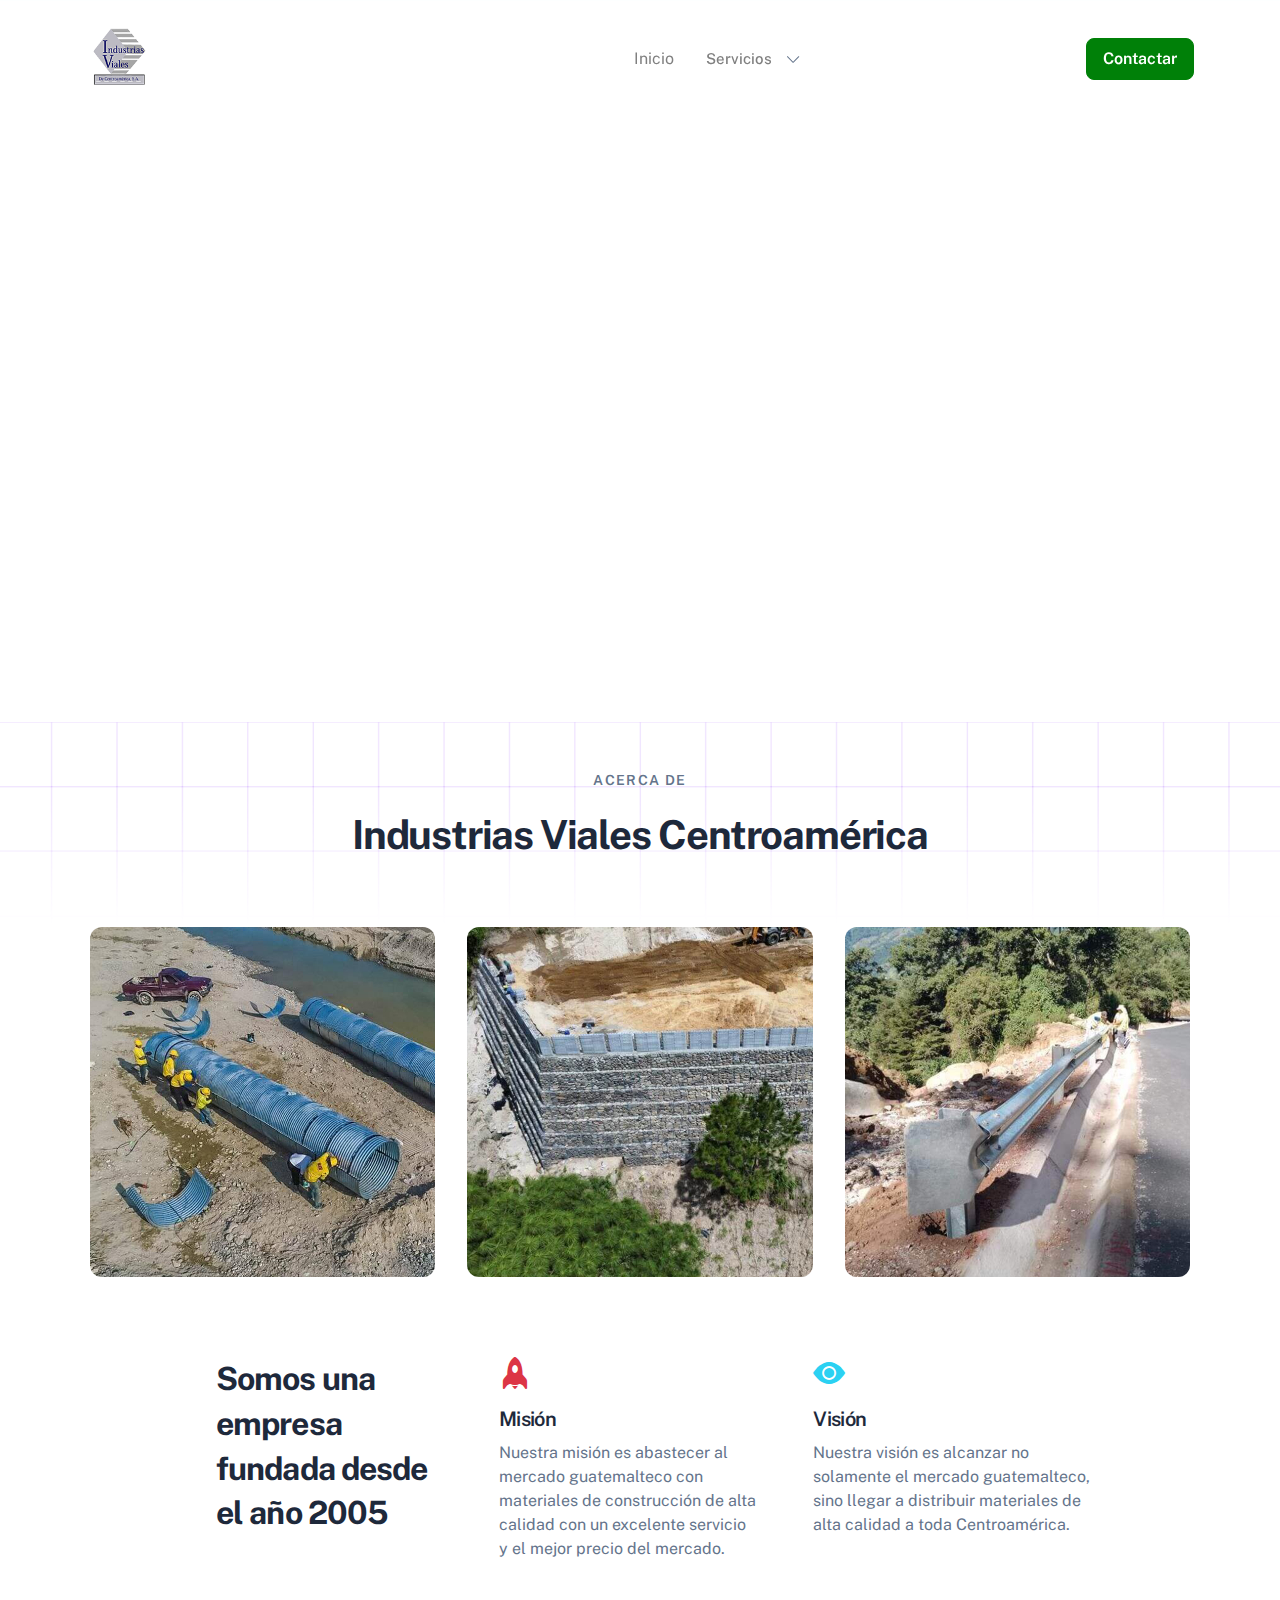
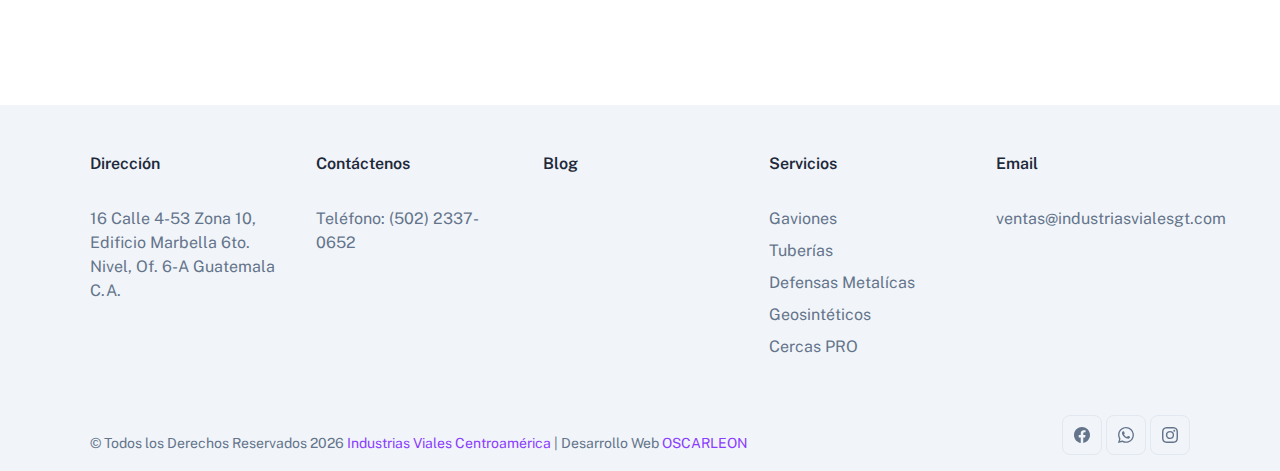
<file: index.html>
<html lang="en" data-bs-theme="light">

<head>
   <!-- Required meta tags -->
   <meta charset="utf-8">
   <meta name="viewport" content="width=device-width, initial-scale=1, shrink-to-fit=no">

   <title>Industrias Viales Centroamérica</title>


   <link href="assets/libs/prismjs/themes/prism-okaidia.min.css" rel="stylesheet">
   <!-- Favicon icon-->
   <link rel="apple-touch-icon" sizes="180x180" href="assets/images/favicon/apple-touch-icon.png">
   <link rel="icon" type="image/png" sizes="32x32" href="assets/images/favicon/favicon-32x32.png">
   <link rel="icon" type="image/png" sizes="16x16" href="assets/images/favicon/favicon-16x16.png">
   <link rel="manifest" href="assets/images/favicon/site.webmanifest">
   <link rel="mask-icon" href="assets/images/favicon/block-safari-pinned-tab.svg" color="#8b3dff">
   <link rel="shortcut icon" href="assets/images/favicon/favicon.ico">
   <meta name="msapplication-TileColor" content="#8b3dff">
   <meta name="msapplication-config" content="assets/images/favicon/tile.xml">

   <!-- Color modes -->
   <script src="assets/js/vendors/color-modes.js"></script>

   <!-- Libs CSS -->
   <link href="assets/libs/simplebar/dist/simplebar.min.css" rel="stylesheet">
   <link href="assets/libs/bootstrap-icons/font/bootstrap-icons.min.css" rel="stylesheet">

   <!-- Scroll Cue -->
   <link rel="stylesheet" href="assets/libs/scrollcue/scrollCue.css">

   <!-- Box icons -->
   <link rel="stylesheet" href="assets/fonts/css/boxicons.min.css">
   <link rel="stylesheet" href="https://cdn.jsdelivr.net/npm/bootstrap-icons@1.11.3/font/bootstrap-icons.min.css">

   <!-- Theme CSS -->
   <link rel="stylesheet" href="assets/css/theme.min.css">

</head>

<body cz-shortcut-listen="true">
   <nav class="navbar navbar-expand-lg transparent navbar-transparent navbar-light navbar-clone fixed navbar-unstick">
      <div class="container px-3">
         <a class="navbar-brand" href="index.html"><img src="assets/images/logo/logo-gris.svg" alt="" width="225px"></a>
         <button class="navbar-toggler offcanvas-nav-btn" type="button">
            <a class="navbar-brand" href="index.html"></a>
            <i class="bi bi-list"></i>
         </button>
         <div class="offcanvas offcanvas-start offcanvas-nav" style="width: 20rem">
            <div class="offcanvas-header">
               <a href="index.html" class="text-inverse"><img src="assets/images/logo/logo-gris.svg" alt="" width="125px"></a>
               <button type="button" class="btn-close" data-bs-dismiss="offcanvas" aria-label="Close"></button>
            </div>
            <div class="offcanvas-body pt-0 align-items-center">
               <ul class="navbar-nav mx-auto align-items-lg-center">
                  <!-- Inicio -->
                  <a class="nav-link" href="index.html">Inicio</a>
                   <!-- End Inicio -->
                  <!-- Servicios -->
                  <li class="nav-item dropdown dropdown-fullwidth">
                     <a class="nav-link dropdown-toggle" href="#" role="button" data-bs-toggle="dropdown"
                        aria-expanded="false">Servicios</a>
                     <div class="dropdown-menu p-4">
                        <div class="row row-cols-xl-6 row-cols-lg-5 row-cols-1 gx-lg-4">
                              <!-- Gaviones -->
                              <div class="col">
                                 <a class="dropdown-item d-block px-0 mb-lg-3" href="gaviones.html">
                                    <div class="rounded d-none d-lg-block mb-lg-2">
                                       <img class="w-100 rounded-2"
                                          src="assets/images/servicios-nav/gaviones.jpg" alt="">
                                    </div>
                                    <span>Gaviones</span>
                                 </a>
                              </div>
                              <!-- Tuberias -->
                              <div class="col">
                                 <a class="dropdown-item d-block px-0 mb-lg-3" href="tuberias.html">
                                    <div class="rounded d-none d-lg-block mb-lg-2">
                                       <img class="w-100 rounded-2"
                                          src="assets/images/servicios-nav/tuberias.jpg" alt="">
                                    </div>
                                    <span>Tuberías</span>
                                 </a>
                              </div>
                              <!-- Defensas Metalicas -->
                              <div class="col">
                                 <a class="dropdown-item d-block px-0 mb-lg-3" href="defensas-metalicas.html">
                                    <div class="rounded d-none d-lg-block mb-lg-2">
                                       <img class="w-100 rounded-2"
                                          src="assets/images/servicios-nav/defensas.jpg" alt="">
                                    </div>
                                    <span>Defensas Metálicas</span>
                                 </a>
                              </div>
                              <!-- Geosinteticos -->
                              <div class="col">
                                 <a class="dropdown-item d-block px-0 mb-lg-3" href="geosintetico.html">
                                    <div class="rounded d-none d-lg-block mb-lg-2">
                                       <img class="w-100 rounded-2"
                                          src="assets/images/servicios-nav/geosintetico.jpg" alt="">
                                    </div>
                                    <span>Geosintéticos</span>
                                 </a>
                              </div>
                              <!-- Cercas PRO -->
                              <div class="col">
                                 <a class="dropdown-item d-block px-0 mb-lg-3" href="cercas.html">
                                    <div class="rounded d-none d-lg-block mb-lg-2">
                                       <img class="w-100 rounded-2"
                                          src="assets/images/servicios-nav/cercamiento.jpg" alt="">
                                    </div>
                                    <span>Cercas PRO</span>
                                 </a>
                              </div>

                        </div>
                     </div>
                  </li>
                  <!-- End Servicios -->
               </ul>
               <div class="mt-3 mt-lg-0 d-flex align-items-center">
                  <!-- <a href="signin.html" class="btn btn-light mx-2">Login</a> -->
                  <a href="#" class="btn btn-success">Contactar</a>
               </div>
            </div>
         </div>
      </div>
   </nav>
   <!-- Navbar -->
   <header>
      <nav class="navbar navbar-expand-lg transparent navbar-transparent">
         <div class="container px-3">
            <a class="navbar-brand" href="index.html"><img src="assets/images/logo/logo.svg" alt=""  width="250px"></a>
            <button class="navbar-toggler offcanvas-nav-btn" type="button">
               <i class="bi bi-list"></i>
            </button>
            <div class="offcanvas offcanvas-start offcanvas-nav" style="width: 20rem">
               <div class="offcanvas-header">
                  <a href="index.html" class="text-inverse"><img src="assets/images/logo/logo-gris.svg" alt="" width="150px"></a>
                  <button type="button" class="btn-close" data-bs-dismiss="offcanvas" aria-label="Close"></button>
               </div>
               <div class="offcanvas-body pt-0 align-items-center">
                  <ul class="navbar-nav mx-auto align-items-lg-center">
                     <!-- Inicio -->
                     <a class="nav-link" href="index.html"><span style="color: gray; background-color: white; padding: 4; border-radius: 4px;">Inicio</span></a>
                     <!-- End Inicio -->
                     <!-- Servicios -->
                     <li class="nav-item dropdown dropdown-fullwidth">
                        <a class="nav-link dropdown-toggle" href="#" role="button" data-bs-toggle="dropdown"
                           aria-expanded="false"><span style="color: gray; background-color: white; padding: 4; border-radius: 4px;">Servicios</span></a>
                        <div class="dropdown-menu p-4">
                           <div class="row row-cols-xl-5 row-cols-lg-5 row-cols-1 gx-lg-4">
                              <!-- Gaviones -->
                              <div class="col">
                                 <a class="dropdown-item d-block px-0 mb-lg-3" href="gaviones.html">
                                    <div class="rounded d-none d-lg-block mb-lg-2">
                                       <img class="w-100 rounded-2"
                                          src="assets/images/servicios-nav/gaviones.jpg" alt="">
                                    </div>
                                    <span>Gaviones</span>
                                 </a>
                              </div>
                              <!-- Tuberias -->
                              <div class="col">
                                 <a class="dropdown-item d-block px-0 mb-lg-3" href="tuberias.html">
                                    <div class="rounded d-none d-lg-block mb-lg-2">
                                       <img class="w-100 rounded-2"
                                          src="assets/images/servicios-nav/tuberias.jpg" alt="">
                                    </div>
                                    <span>Tuberías</span>
                                 </a>
                              </div>
                              <!-- Defensas Metalicas -->
                              <div class="col">
                                 <a class="dropdown-item d-block px-0 mb-lg-3" href="defensas-metalicas.html">
                                    <div class="rounded d-none d-lg-block mb-lg-2">
                                       <img class="w-100 rounded-2"
                                          src="assets/images/servicios-nav/defensas.jpg" alt="">
                                    </div>
                                    <span>Defensas Metálicas</span>
                                 </a>
                              </div>
                              <!-- Geosinteticos -->
                              <div class="col">
                                 <a class="dropdown-item d-block px-0 mb-lg-3" href="geosintetico.html">
                                    <div class="rounded d-none d-lg-block mb-lg-2">
                                       <img class="w-100 rounded-2"
                                          src="assets/images/servicios-nav/geosintetico.jpg" alt="">
                                    </div>
                                    <span>Geosintéticos</span>
                                 </a>
                              </div>
                              <!-- Cercas PRO -->
                              <div class="col">
                                 <a class="dropdown-item d-block px-0 mb-lg-3" href="cercas.html">
                                    <div class="rounded d-none d-lg-block mb-lg-2">
                                       <img class="w-100 rounded-2"
                                          src="assets/images/servicios-nav/cercamiento.jpg" alt="">
                                    </div>
                                    <span>Cercas PRO</span>
                                 </a>
                              </div>

                           </div>
                        </div>
                     </li>
                     <!-- End Servicios -->

                  </ul>
                  <div class="mt-3 mt-lg-0 d-flex align-items-center">
                     <!-- <a href="signin.html" class="btn btn-light mx-2">Blog</a> -->
                     <a href="#" class="btn btn-success">Contactar</a>
                  </div>
               </div>
            </div>
         </div>
      </nav>
   </header>

   <main>
<!--hero section start-->
<div data-cue="fadeIn" class="bg-dark" style="background-image: url(assets/images/hero/6.jpg); background-position: center center; background-size: cover; background-repeat: no-repeat; animation-name: fadeIn; animation-duration: 600ms; animation-timing-function: ease; animation-delay: 0ms; animation-direction: normal; animation-fill-mode: both;" data-show="true">
   <section class="py-9">
      <div class="container py-9">
         <div class="row">
            <div class="col-lg-10 offset-lg-1">
               <div class="text-center py-lg-8" data-cue="zoomIn" data-show="true" style="animation-name: zoomIn; animation-duration: 600ms; animation-timing-function: ease; animation-delay: 0ms; animation-direction: normal; animation-fill-mode: both;">
                  <span class="border border-warning text-white px-3 rounded-pill py-1 fs-14">En Industrias Viales Centroamérica tenemos</span>
                  <div class="mt-5 mx-xl-7">
                     <h1 class="text-white-stable display-5 mb-3">+18 años de experiencia</h1>
                     <p class="mb-0 lead px-xl-7 mx-xl-7 text-white-stable">
                        dedicándonos a la distribución, asesoría y diseño de gaviones, tuberías de metal corrugado, defensas metálicas y sintéticos.
                     </p>
                  </div>
                  <div class="mt-6 d-grid d-md-inline-flex mx-4">
                     <!-- placement -->
                     <a href="offcanvasRight" class="btn btn-primary me-md-2 mb-3 mb-md-0" data-bs-toggle="offcanvas" data-bs-target="#offcanvasRight" aria-controls="offcanvasRight">
                        ¡Inicie su proyecto con los mejores!
                     </a>
                  </div>
               </div>
            </div>
         </div>
      </div>
   </section>
</div>
<!--hero section end-->
<div class="pattern-square py-4"></div>
<section>
   <div class="container">
       <div class="row">
           <div class="col-lg-8 offset-lg-2 col-md-12 col-12">
               <div class="text-center mb-8">
                   <small class="text-uppercase ls-md fw-semibold">Acerca de</small>
                   <h1 class="mb-3 mt-3">Industrias Viales Centroamérica
                   </h1>
                   <p class="mb-0 px-lg-6">
                      
                   </p>
               </div>
           </div>
       </div>
       <div class="row gy-4">
           <div class="col-lg-4 col-md-4 col-12">
               <a href="assets/images/about-img/about-img-1.jpg"
                   class="glightbox rounded-3">
                   <div class="rounded-3 card-lift"
                       style="background-image: url(assets/images/about-img/about-img-1.jpg); background-repeat: no-repeat; height: 350px; background-size: cover">
                   </div>
               </a>
           </div>
           <div class="col-lg-4 col-md-4 col-12">
               <a href="assets/images/about-img/about-img-2.jpg"
                   class="glightbox rounded-3">
                   <div class="rounded-3 card-lift"
                       style="background-image: url(assets/images/about-img/about-img-2.jpg); background-repeat: no-repeat; height: 350px; background-size: cover">
                   </div>
               </a>
           </div>
           <div class="col-lg-4 col-md-4 col-12">
               <a href="assets/images/about-img/about-img-3.jpg"
                   class="glightbox rounded-3">
                   <div class="rounded-3 card-lift"
                       style="background-image: url(assets/images/about-img/about-img-3.jpg); background-repeat: no-repeat; height: 350px; background-size: cover">
                   </div>
               </a>
           </div>
       </div>
   </div>
</section>
<!--About me start-->
<section class="my-lg-9 my-5">
   <div class="container">
       <div class="row mb-lg-9 mb-5">
           <div class="col-xl-10 offset-xl-1 col-md-12">

       <div class="row">
           <div class="col-lg-4 col-md-12 col-12">
               <div class="mb-5 mb-lg-0 text-center text-lg-start px-md-5">
                   <h2 class="mb-3"> Somos una empresa fundada desde el año 2005</h2>
               </div>
           </div>
           <div class="col-lg-8">
               <div class="row">
                   <div class="col-md-6 col-12">
                       <div
                           class="mb-lg-8 mb-5 text-center text-lg-start px-3 px-lg-0">
                           <div class="mb-3">
                              <i class="bi bi-rocket-fill" style="font-size: 32px; color: #dc3545;"></i>
                           </div>

                           <h3 class="h4">Misión</h3>
                           <p class="mb-0 pe-lg-4">Nuestra misión es abastecer al mercado guatemalteco con materiales de construcción de alta calidad con un excelente servicio y el mejor precio del mercado.</p>
                       </div>
                   </div>
                   <div class="col-md-6 col-12">
                       <div
                           class="mb-lg-8 mb-5 text-center text-lg-start px-3 px-lg-0">
                           <div class="mb-3">
                              <i class="bi bi-eye-fill" style="font-size: 32px; color: #2bd1f2;"></i>
                           </div>

                           <h3 class="h4">Visión</h3>
                           <p class="mb-0">Nuestra visión es alcanzar no solamente el mercado guatemalteco, sino llegar a distribuir materiales de alta calidad a toda Centroamérica.</p>
                       </div>
                   </div>

               </div>
           </div>
       </div>
   </div>
</section>
<!--About me end-->

   </main>
   <footer class="bg-light mt-lg-7 pt-7">
      <div class="container">
         <!-- Footer 4 column -->
         <div class="row mb-0">
            <div class="col-xl-4 col-lg-5 col-md-7">
               <div>
                  <div class="mb-0">
                     <a href="#">
                       
                     </a>
                  </div>
                  <p class="mb-0"></p>
               </div>
            </div>
            <div class="offset-xl-3 col-xl-5 col-md-5">
            </div>
         </div>

         <div class="row row-cols-1 row-cols-lg-5" id="ft-links">
            <div class="col">
               <div class="position-relative">
                  <div class="mb-3 pb-2 d-flex justify-content-between border-bottom border-bottom-lg-0">
                     <h5>Dirección</h5>
                     <a class="d-block d-lg-none stretched-link text-inherit" data-bs-toggle="collapse"
                        href="#collapseLanding" role="button" aria-expanded="false" aria-controls="collapseLanding">
                        <i class="bi bi-chevron-down"></i>
                     </a>
                  </div>
                  <div class="collapse d-lg-block" id="collapseLanding" data-bs-parent="#ft-links">
                     <ul class="list-unstyled mb-0 py-3 py-lg-0">
                        <li class="mb-2">
                           <a href="../index.html" class="text-decoration-none text-reset">
                              16 Calle 4-53 Zona 10, Edificio Marbella 6to. Nivel, Of. 6-A Guatemala C.A.</a>
                        </li>
                     </ul>
                  </div>
               </div>
            </div>
            <div class="col">
               <div>
                  <div
                     class="mb-3 pb-2 d-flex justify-content-between border-bottom border-bottom-lg-0 position-relative">
                     <h5>Contáctenos</h5>
                     <a class="d-block d-lg-none stretched-link text-inherit" data-bs-toggle="collapse"
                        href="#collapseAccounts" role="button" aria-expanded="false" aria-controls="collapseAccounts">
                        <i class="bi bi-chevron-down"></i>
                     </a>
                  </div>
                  <div class="collapse d-lg-block" id="collapseAccounts" data-bs-parent="#ft-links">
                     <ul class="list-unstyled mb-0 py-3 py-lg-0">
                        <li class="mb-2">
                           <a href="../signup.html" class="text-decoration-none text-reset">Teléfono: (502) 2337-0652</a>
                        </li>
                     </ul>
                  </div>
               </div>
            </div>
            <div class="col">
               <div class="mb-3 pb-2 d-flex justify-content-between border-bottom border-bottom-lg-0 position-relative">
                  <h5>Blog</h5>
                  <a class="d-block d-lg-none stretched-link text-inherit" data-bs-toggle="collapse"
                     href="#collapseCompany " role="button" aria-expanded="false" aria-controls="collapseCompany ">
                     <i class="bi bi-chevron-down"></i>
                  </a>
               </div>
               <div class="collapse d-lg-block" id="collapseCompany" data-bs-parent="#ft-links">
                  <ul class="list-unstyled mb-0 py-3 py-lg-0">
                  </ul>
               </div>
            </div>
            <div class="col">
               <div class="mb-3 pb-2 d-flex justify-content-between border-bottom border-bottom-lg-0 position-relative">
                  <h5>Servicios</h5>
                  <a class="d-block d-lg-none stretched-link text-inherit" data-bs-toggle="collapse"
                     href="#collapseCommunity " role="button" aria-expanded="false" aria-controls="collapseCommunity ">
                     <i class="bi bi-chevron-down"></i>
                  </a>
               </div>
               <div class="collapse d-lg-block" id="collapseCommunity" data-bs-parent="#ft-links">
                  <ul class="list-unstyled mb-0 py-3 py-lg-0">
                     <li class="mb-2">
                        <a href="../index.html" class="text-decoration-none text-reset">Gaviones</a>
                     </li>
                     <li class="mb-2">
                        <a href="../index.html" class="text-decoration-none text-reset">Tuberías</a>
                     </li>
                     <li class="mb-2">
                        <a href="../index.html" class="text-decoration-none text-reset">Defensas Metalícas</a>
                     </li>
                     <li class="mb-2">
                        <a href="../index.html" class="text-decoration-none text-reset">Geosintéticos</a>
                     </li>
                     <li class="mb-2">
                        <a href="../index.html" class="text-decoration-none text-reset">Cercas PRO</a>
                     </li>
                  </ul>
               </div>
            </div>
            <div class="col">
               <div class="mb-3 pb-2 d-flex justify-content-between border-bottom border-bottom-lg-0 position-relative">
                  <h5>Email</h5>
                  <a class="d-block d-lg-none stretched-link text-inherit" data-bs-toggle="collapse"
                     href="#collapseResources" role="button" aria-expanded="false" aria-controls="collapseResources">
                     <i class="bi bi-chevron-down"></i>
                  </a>
               </div>
               <div class="collapse d-lg-block" id="collapseResources" data-bs-parent="#ft-links">
                  <ul class="list-unstyled mb-0 py-3 py-lg-0">
                     <li class="mb-2">
                        <a href="../docs/index.html" class="text-decoration-none text-reset">ventas@industriasvialesgt.com</a>
                     </li>
                  </ul>
               </div>
            </div>
         </div>
      </div>
      <div class="container mt-7 mb-0">
         <div class="row align-items-center">
            <div class="col-md-9">
               <div class="small mb-3 mb-lg-0">
                  © Todos los Derechos Reservados <span id="currentYear"></span>

                  <span class="text-primary"><a href="#">Industrias Viales Centroamérica</a></span>
                  | Desarrollo Web
                  <span class="text-primary"><a href="https://oscarleon.app/" target="_blank">OSCARLEON</a></span>
               </div>
            </div>
            <div class="col-md-3">
               <div class="text-md-end mb-3">
                  <!-- Facebook -->
                  <a href="https://www.facebook.com/industriasviales/" class="text-reset btn btn-facebook btn-icon">
                     <svg xmlns="http://www.w3.org/2000/svg" width="16" height="16" fill="currentColor"
                        class="bi bi-facebook" viewBox="0 0 16 16">
                        <path
                           d="M16 8.049c0-4.446-3.582-8.05-8-8.05C3.58 0-.002 3.603-.002 8.05c0 4.017 2.926 7.347 6.75 7.951v-5.625h-2.03V8.05H6.75V6.275c0-2.017 1.195-3.131 3.022-3.131.876 0 1.791.157 1.791.157v1.98h-1.009c-.993 0-1.303.621-1.303 1.258v1.51h2.218l-.354 2.326H9.25V16c3.824-.604 6.75-3.934 6.75-7.951z" />
                     </svg>
                  </a>
                  <!-- WhatsApp -->
                  <a href="#!" class="text-reset btn btn-whatsapp btn-icon">
                     <svg xmlns="http://www.w3.org/2000/svg" width="16" height="16" fill="currentColor" class="bi bi-whatsapp" viewBox="0 0 16 16">
                        <path d="M13.601 2.326A7.85 7.85 0 0 0 7.994 0C3.627 0 .068 3.558.064 7.926c0 1.399.366 2.76 1.057 3.965L0 16l4.204-1.102a7.9 7.9 0 0 0 3.79.965h.004c4.368 0 7.926-3.558 7.93-7.93A7.9 7.9 0 0 0 13.6 2.326zM7.994 14.521a6.6 6.6 0 0 1-3.356-.92l-.24-.144-2.494.654.666-2.433-.156-.251a6.56 6.56 0 0 1-1.007-3.505c0-3.626 2.957-6.584 6.591-6.584a6.56 6.56 0 0 1 4.66 1.931 6.56 6.56 0 0 1 1.928 4.66c-.004 3.639-2.961 6.592-6.592 6.592m3.615-4.934c-.197-.099-1.17-.578-1.353-.646-.182-.065-.315-.099-.445.099-.133.197-.513.646-.627.775-.114.133-.232.148-.43.05-.197-.1-.836-.308-1.592-.985-.59-.525-.985-1.175-1.103-1.372-.114-.198-.011-.304.088-.403.087-.088.197-.232.296-.346.1-.114.133-.198.198-.33.065-.134.034-.248-.015-.347-.05-.099-.445-1.076-.612-1.47-.16-.389-.323-.335-.445-.34-.114-.007-.247-.007-.38-.007a.73.73 0 0 0-.529.247c-.182.198-.691.677-.691 1.654s.71 1.916.81 2.049c.098.133 1.394 2.132 3.383 2.992.47.205.84.326 1.129.418.475.152.904.129 1.246.08.38-.058 1.171-.48 1.338-.943.164-.464.164-.86.114-.943-.049-.084-.182-.133-.38-.232"/>
                      </svg>
                  </a>
                  <!-- Instagram -->
                  <a href="https://www.instagram.com/industriasviales/" class="text-reset btn btn-instagram btn-icon">
                     <svg xmlns="http://www.w3.org/2000/svg" width="16" height="16" fill="currentColor"
                        class="bi bi-instagram" viewBox="0 0 16 16">
                        <path
                           d="M8 0C5.829 0 5.556.01 4.703.048 3.85.088 3.269.222 2.76.42a3.917 3.917 0 0 0-1.417.923A3.927 3.927 0 0 0 .42 2.76C.222 3.268.087 3.85.048 4.7.01 5.555 0 5.827 0 8.001c0 2.172.01 2.444.048 3.297.04.852.174 1.433.372 1.942.205.526.478.972.923 1.417.444.445.89.719 1.416.923.51.198 1.09.333 1.942.372C5.555 15.99 5.827 16 8 16s2.444-.01 3.298-.048c.851-.04 1.434-.174 1.943-.372a3.916 3.916 0 0 0 1.416-.923c.445-.445.718-.891.923-1.417.197-.509.332-1.09.372-1.942C15.99 10.445 16 10.173 16 8s-.01-2.445-.048-3.299c-.04-.851-.175-1.433-.372-1.941a3.926 3.926 0 0 0-.923-1.417A3.911 3.911 0 0 0 13.24.42c-.51-.198-1.092-.333-1.943-.372C10.443.01 10.172 0 7.998 0h.003zm-.717 1.442h.718c2.136 0 2.389.007 3.232.046.78.035 1.204.166 1.486.275.373.145.64.319.92.599.28.28.453.546.598.92.11.281.24.705.275 1.485.039.843.047 1.096.047 3.231s-.008 2.389-.047 3.232c-.035.78-.166 1.203-.275 1.485a2.47 2.47 0 0 1-.599.919c-.28.28-.546.453-.92.598-.28.11-.704.24-1.485.276-.843.038-1.096.047-3.232.047s-2.39-.009-3.233-.047c-.78-.036-1.203-.166-1.485-.276a2.478 2.478 0 0 1-.92-.598 2.48 2.48 0 0 1-.6-.92c-.109-.281-.24-.705-.275-1.485-.038-.843-.046-1.096-.046-3.233 0-2.136.008-2.388.046-3.231.036-.78.166-1.204.276-1.486.145-.373.319-.64.599-.92.28-.28.546-.453.92-.598.282-.11.705-.24 1.485-.276.738-.034 1.024-.044 2.515-.045v.002zm4.988 1.328a.96.96 0 1 0 0 1.92.96.96 0 0 0 0-1.92zm-4.27 1.122a4.109 4.109 0 1 0 0 8.217 4.109 4.109 0 0 0 0-8.217zm0 1.441a2.667 2.667 0 1 1 0 5.334 2.667 2.667 0 0 1 0-5.334z" />
                     </svg>
                  </a>
               </div>
            </div>
         </div>
      </div>
   </footer>
                                                                                                                                                               
   <!-- Scroll top -->
   <div class="btn-scroll-top">
      <svg class="progress-square svg-content" width="100%" height="100%" viewBox="0 0 40 40">
         <path
            d="M8 1H32C35.866 1 39 4.13401 39 8V32C39 35.866 35.866 39 32 39H8C4.13401 39 1 35.866 1 32V8C1 4.13401 4.13401 1 8 1Z"
            style="transition: stroke-dashoffset 10ms linear 0s; stroke-dasharray: 139.989, 139.989; stroke-dashoffset: 139.989;">
         </path>
      </svg>
   </div>
   <!-- Libs JS -->
   <script src="assets/libs/bootstrap/dist/js/bootstrap.bundle.min.js"></script>
   <script src="assets/libs/simplebar/dist/simplebar.min.js"></script>
   <script src="assets/libs/headhesive/dist/headhesive.min.js"></script>

   <!-- Theme JS -->
   <script src="assets/js/theme.min.js"></script>

   <script src="assets/libs/prismjs/prism.js"></script>
   <script src="assets/libs/prismjs/components/prism-scss.min.js"></script>
   <script src="assets/libs/prismjs/plugins/toolbar/prism-toolbar.min.js"></script>
   <script src="assets/libs/prismjs/plugins/copy-to-clipboard/prism-copy-to-clipboard.min.js"></script>

   <script src="assets/libs/scrollcue/scrollCue.min.js"></script>
   <script src="assets/js/vendors/scrollcue.js"></script>
   <script src="assets/libs/jarallax/dist/jarallax.min.js"></script>
   <script src="assets/js/vendors/jarallax.js"></script>
   <script>
      const currentYear = new Date().getFullYear();
      document.getElementById('currentYear').textContent = currentYear;
    </script>
</body>
</html>
</file>
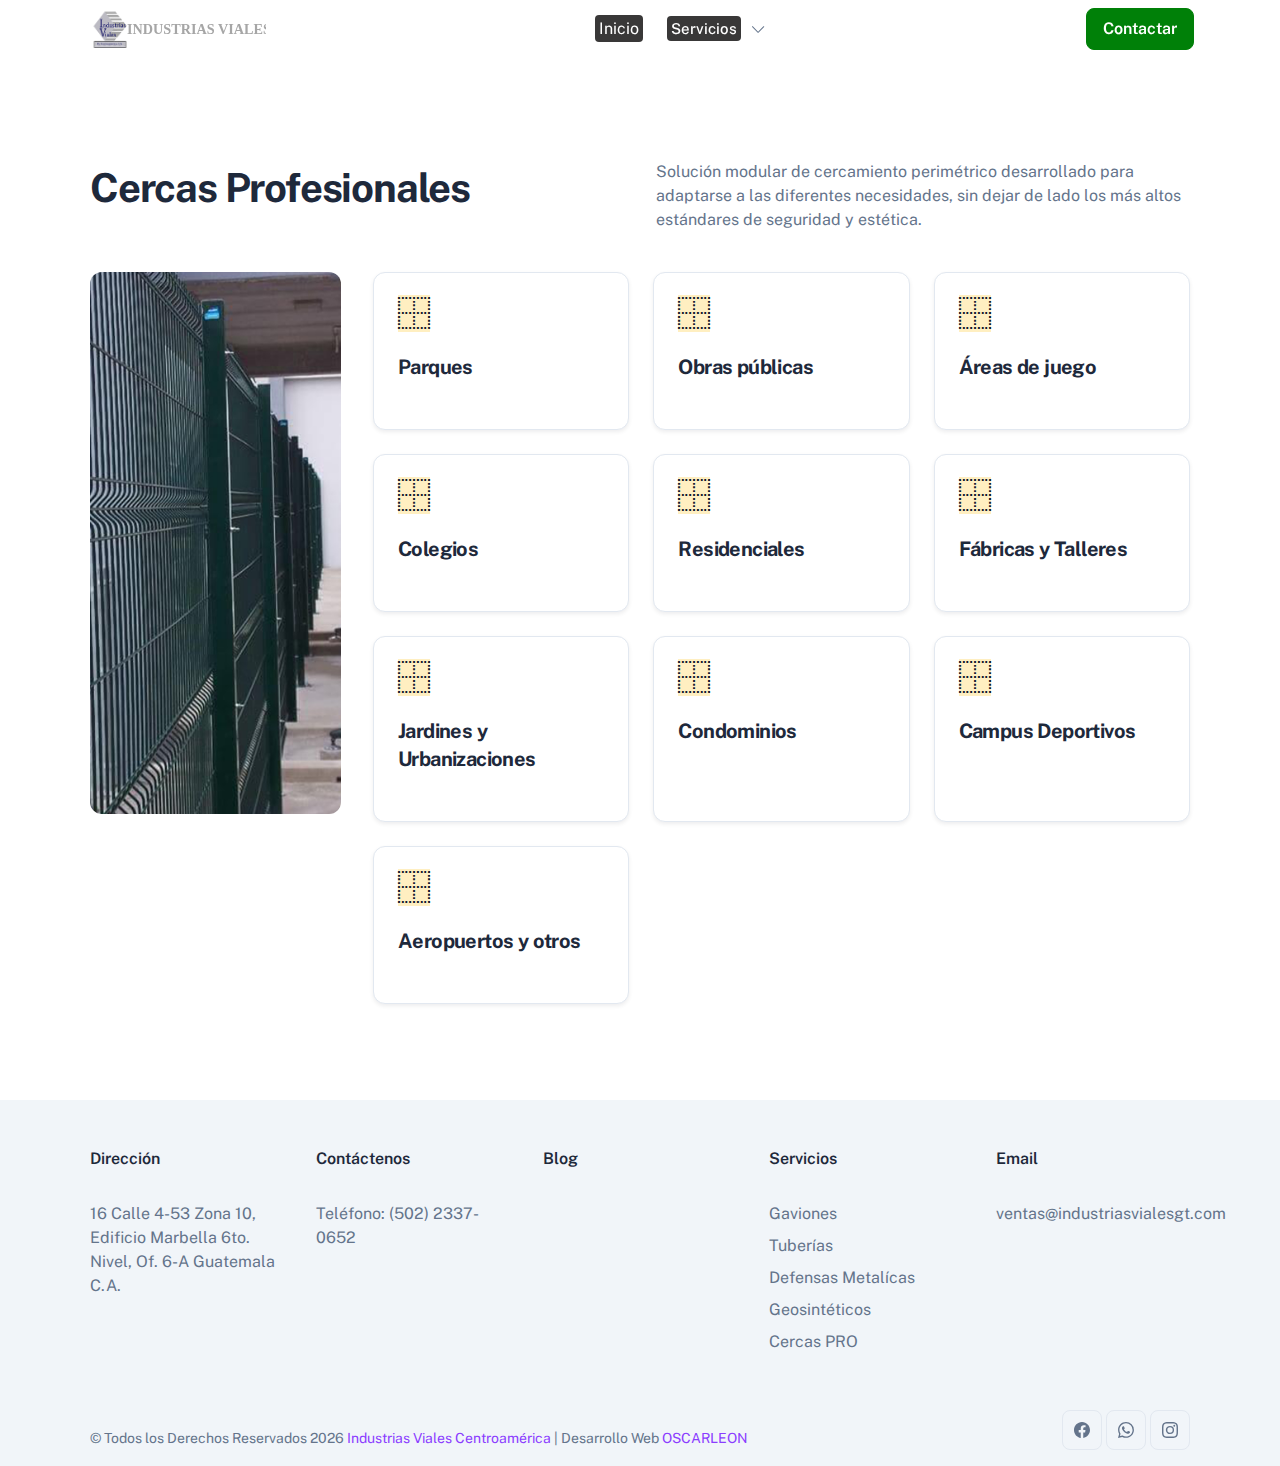
<file: cercas.html>
<html lang="en" data-bs-theme="light">

<head>
   <!-- Required meta tags -->
   <meta charset="utf-8">
   <meta name="viewport" content="width=device-width, initial-scale=1, shrink-to-fit=no">

   <title>CERCAS PRO | Industrias Viales Centroamérica</title>


   <link href="assets/libs/prismjs/themes/prism-okaidia.min.css" rel="stylesheet">
   <!-- Favicon icon-->
   <link rel="apple-touch-icon" sizes="180x180" href="assets/images/favicon/apple-touch-icon.png">
   <link rel="icon" type="image/png" sizes="32x32" href="assets/images/favicon/favicon-32x32.png">
   <link rel="icon" type="image/png" sizes="16x16" href="assets/images/favicon/favicon-16x16.png">
   <link rel="manifest" href="assets/images/favicon/site.webmanifest">
   <link rel="mask-icon" href="assets/images/favicon/block-safari-pinned-tab.svg" color="#8b3dff">
   <link rel="shortcut icon" href="assets/images/favicon/favicon.ico">
   <meta name="msapplication-TileColor" content="#8b3dff">
   <meta name="msapplication-config" content="assets/images/favicon/tile.xml">

   <!-- Color modes -->
   <script src="assets/js/vendors/color-modes.js"></script>

   <!-- Libs CSS -->
   <link href="assets/libs/simplebar/dist/simplebar.min.css" rel="stylesheet">
   <link href="assets/libs/bootstrap-icons/font/bootstrap-icons.min.css" rel="stylesheet">

   <!-- Scroll Cue -->
   <link rel="stylesheet" href="assets/libs/scrollcue/scrollCue.css">

   <!-- Box icons -->
   <link rel="stylesheet" href="assets/fonts/css/boxicons.min.css">
   <link rel="stylesheet" href="https://cdn.jsdelivr.net/npm/bootstrap-icons@1.11.3/font/bootstrap-icons.min.css">

   <!-- Theme CSS -->
   <link rel="stylesheet" href="assets/css/theme.min.css">


</head>

<body >
   
   <nav class="navbar navbar-expand-lg transparent navbar-transparent navbar-light navbar-clone fixed navbar-unstick bg-dark">
      <div class="container px-3">
         <a class="navbar-brand" href="index.html"><img src="assets/images/logo/logo-gris.svg" alt="" width="225px"></a>
         <button class="navbar-toggler offcanvas-nav-btn" type="button">
            <a class="navbar-brand" href="index.html"></a>
            <i class="bi bi-list"></i>
         </button>
         <div class="offcanvas offcanvas-start offcanvas-nav" style="width: 20rem">
            <div class="offcanvas-header">
               <a href="index.html" class="text-inverse"><img src="assets/images/logo/logo-gris.svg" alt="" width="125px"></a>
               <button type="button" class="btn-close" data-bs-dismiss="offcanvas" aria-label="Close"></button>
            </div>
            <div class="offcanvas-body pt-0 align-items-center">
               <ul class="navbar-nav mx-auto align-items-lg-center">
                  <!-- Inicio -->
                  <a class="nav-link" href="index.html">Inicio</a>
                   <!-- End Inicio -->
                  <!-- Servicios -->
                  <li class="nav-item dropdown dropdown-fullwidth">
                     <a class="nav-link dropdown-toggle" href="#" role="button" data-bs-toggle="dropdown"
                        aria-expanded="false">Servicios</a>
                     <div class="dropdown-menu p-4">
                        <div class="row row-cols-xl-6 row-cols-lg-5 row-cols-1 gx-lg-4">
                              <!-- Gaviones -->
                              <div class="col">
                                 <a class="dropdown-item d-block px-0 mb-lg-3" href="gaviones.html">
                                    <div class="rounded d-none d-lg-block mb-lg-2">
                                       <img class="w-100 rounded-2"
                                          src="assets/images/servicios-nav/gaviones.jpg" alt="">
                                    </div>
                                    <span>Gaviones</span>
                                 </a>
                              </div>
                              <!-- Tuberias -->
                              <div class="col">
                                 <a class="dropdown-item d-block px-0 mb-lg-3" href="tuberias.html">
                                    <div class="rounded d-none d-lg-block mb-lg-2">
                                       <img class="w-100 rounded-2"
                                          src="assets/images/servicios-nav/tuberias.jpg" alt="">
                                    </div>
                                    <span>Tuberías</span>
                                 </a>
                              </div>
                              <!-- Defensas Metalicas -->
                              <div class="col">
                                 <a class="dropdown-item d-block px-0 mb-lg-3" href="defensas-metalicas.html">
                                    <div class="rounded d-none d-lg-block mb-lg-2">
                                       <img class="w-100 rounded-2"
                                          src="assets/images/servicios-nav/defensas.jpg" alt="">
                                    </div>
                                    <span>Defensas Metálicas</span>
                                 </a>
                              </div>
                              <!-- Geosinteticos -->
                              <div class="col">
                                 <a class="dropdown-item d-block px-0 mb-lg-3" href="geosintetico.html">
                                    <div class="rounded d-none d-lg-block mb-lg-2">
                                       <img class="w-100 rounded-2"
                                          src="assets/images/servicios-nav/geosintetico.jpg" alt="">
                                    </div>
                                    <span>Geosintéticos</span>
                                 </a>
                              </div>
                              <!-- Cercas PRO -->
                              <div class="col">
                                 <a class="dropdown-item d-block px-0 mb-lg-3" href="cercas.html">
                                    <div class="rounded d-none d-lg-block mb-lg-2">
                                       <img class="w-100 rounded-2"
                                          src="assets/images/servicios-nav/cercamiento.jpg" alt="">
                                    </div>
                                    <span>Cercas PRO</span>
                                 </a>
                              </div>

                        </div>
                     </div>
                  </li>
                  <!-- End Servicios -->
               </ul>
               <div class="mt-3 mt-lg-0 d-flex align-items-center">
                  <!-- <a href="signin.html" class="btn btn-light mx-2">Login</a> -->
                  <a href="#" class="btn btn-success">Contactar</a>
               </div>
            </div>
         </div>
      </div>
   </nav>
   <!-- Navbar -->
   <header>
      <nav class="navbar navbar-expand-lg transparent navbar-transparent">
         <div class="container px-3">
            <a class="navbar-brand" href="index.html"><img src="assets/images/logo/logo-gris.svg" alt=""  width="180px"></a>
            <button class="navbar-toggler offcanvas-nav-btn" type="button">
               <i class="bi bi-list"></i>
            </button>
            <div class="offcanvas offcanvas-start offcanvas-nav" style="width: 20rem">
               <div class="offcanvas-header">
                  <a href="index.html" class="text-inverse"><img src="assets/images/logo/logo-gris.svg" alt="" width="150px"></a>
                  <button type="button" class="btn-close" data-bs-dismiss="offcanvas" aria-label="Close"></button>
               </div>
               <div class="offcanvas-body pt-0 align-items-center">
                  <ul class="navbar-nav mx-auto align-items-lg-center">
                     <!-- Inicio -->
                     <a class="nav-link" href="index.html"><span style="color: rgb(255, 255, 255); background-color: rgb(57, 56, 56); padding: 4; border-radius: 4px;">Inicio</span></a>
                     <!-- End Inicio -->
                     <!-- Servicios -->
                     <li class="nav-item dropdown dropdown-fullwidth">
                        <a class="nav-link dropdown-toggle" href="#" role="button" data-bs-toggle="dropdown"
                           aria-expanded="false"><span style="color: rgb(255, 255, 255); background-color: rgb(57, 56, 56); padding: 4; border-radius: 4px;">Servicios</span></a>
                        <div class="dropdown-menu p-4">
                           <div class="row row-cols-xl-5 row-cols-lg-5 row-cols-1 gx-lg-4">
                              <!-- Gaviones -->
                              <div class="col">
                                 <a class="dropdown-item d-block px-0 mb-lg-3" href="gaviones.html">
                                    <div class="rounded d-none d-lg-block mb-lg-2">
                                       <img class="w-100 rounded-2"
                                          src="assets/images/servicios-nav/gaviones.jpg" alt="">
                                    </div>
                                    <span>Gaviones</span>
                                 </a>
                              </div>
                              <!-- Tuberias -->
                              <div class="col">
                                 <a class="dropdown-item d-block px-0 mb-lg-3" href="tuberias.html">
                                    <div class="rounded d-none d-lg-block mb-lg-2">
                                       <img class="w-100 rounded-2"
                                          src="assets/images/servicios-nav/tuberias.jpg" alt="">
                                    </div>
                                    <span>Tuberías</span>
                                 </a>
                              </div>
                              <!-- Defensas Metalicas -->
                              <div class="col">
                                 <a class="dropdown-item d-block px-0 mb-lg-3" href="defensas-metalicas.html">
                                    <div class="rounded d-none d-lg-block mb-lg-2">
                                       <img class="w-100 rounded-2"
                                          src="assets/images/servicios-nav/defensas.jpg" alt="">
                                    </div>
                                    <span>Defensas Metálicas</span>
                                 </a>
                              </div>
                              <!-- Geosinteticos -->
                              <div class="col">
                                 <a class="dropdown-item d-block px-0 mb-lg-3" href="geosintetico.html">
                                    <div class="rounded d-none d-lg-block mb-lg-2">
                                       <img class="w-100 rounded-2"
                                          src="assets/images/servicios-nav/geosintetico.jpg" alt="">
                                    </div>
                                    <span>Geosintéticos</span>
                                 </a>
                              </div>
                              <!-- Cercas PRO -->
                              <div class="col">
                                 <a class="dropdown-item d-block px-0 mb-lg-3" href="cercas.html">
                                    <div class="rounded d-none d-lg-block mb-lg-2">
                                       <img class="w-100 rounded-2"
                                          src="assets/images/servicios-nav/cercamiento.jpg" alt="">
                                    </div>
                                    <span>Cercas PRO</span>
                                 </a>
                              </div>

                           </div>
                        </div>
                     </li>
                     <!-- End Servicios -->

                  </ul>
                  <div class="mt-3 mt-lg-0 d-flex align-items-center">
                     <!-- <a href="signin.html" class="btn btn-light mx-2">Blog</a> -->
                     <a href="#" class="btn btn-success">Contactar</a>
                  </div>
               </div>
            </div>
         </div>
      </nav>
   </header>

   <main>
<!--hero section start-->
<!-- <div class="py-9"></div> -->
<section>
   <div class="py-9"></div>
   <!--Logo section start-->
   <div class="container mb-10">
      <div class="row mb-6">
         <div class="col-xl-5">
            <div>
               <h1 class="mb-0">Cercas Profesionales</h1>
            </div>
         </div>
         <div class="offset-xl-1 col-xl-6">
            <div>
               <p class="mb-0">
                  Solución modular de cercamiento perimétrico desarrollado para adaptarse a las diferentes necesidades, sin dejar de lado los más altos estándares de seguridad y estética.
               </p>
            </div>
         </div>
      </div>
      <div class="row gy-4">
         <div class="col-xl-3">
            <div class="card border-0 h-100" data-bs-theme="light">
               <img src="assets/images/servicios/cercaspro.jpg" alt="" class="rounded-3 img-fluid w-100 object-fit-cover horizontal-img" />
               <div class="card-img-overlay" style="background-color: rgb(30, 41, 59,)">
                  <div class="position-absolute bottom-0 start-0 end-0 p-4">
                     <!-- <h3>SEO Services</h3> -->
                     <!-- <p class="text-white-stick">Our SEO services are tailored to meet the unique needs of your business,.</p> -->
                     <!-- <a href="#" class="btn btn-primary">All SEO services</a> -->
                  </div>
               </div>
            </div>
         </div>
         <div class="col-xl-9">
            <div class="row gx-4 gy-4">
               <!-- #1 -->
               <div class="col-lg-4 col-md-6 col-12">
                  <div class="card shadow-sm card-lift h-100">
                     <div class="card-body">
                        <div class="mb-4">
                           <i class="bi bi-border" style="font-size: 32px; background-color: #ffefc1; color: #0f172a;"></i>
                        </div>
                        <h3 class="fs-4">Parques</h3>
                        <div>
                           <a href="#" class="text-reset mt-3 d-inline-flex gap-2 align-items-center icon-link icon-link-hover">
                           </a>
                        </div>
                     </div>
                  </div>
               </div>
               <!-- #2 -->
               <div class="col-lg-4 col-md-6 col-12">
                  <div class="card shadow-sm card-lift h-100">
                     <div class="card-body">
                        <div class="mb-4">
                           <i class="bi bi-border" style="font-size: 32px; background-color: #ffefc1; color: #0f172a;"></i>
                        </div>
                        <h3 class="fs-4">Obras públicas</h3>
                        <div>
                           <a href="#" class="text-reset mt-3 d-inline-flex gap-2 align-items-center icon-link icon-link-hover">
                           </a>
                        </div>
                     </div>
                  </div>
               </div>
               <!-- #3 -->
               <div class="col-lg-4 col-md-6 col-12">
                  <div class="card shadow-sm card-lift h-100">
                     <div class="card-body">
                        <div class="mb-4">
                           <i class="bi bi-border" style="font-size: 32px; background-color: #ffefc1; color: #0f172a;"></i>
                        </div>
                        <h3 class="fs-4">Áreas de juego</h3>
                        <div>
                           <a href="#" class="text-reset mt-3 d-inline-flex gap-2 align-items-center icon-link icon-link-hover">
                           </a>
                        </div>
                     </div>
                  </div>
               </div>
               <!-- #1 -->
               <div class="col-lg-4 col-md-6 col-12">
                  <div class="card shadow-sm card-lift h-100">
                     <div class="card-body">
                        <div class="mb-4">
                           <i class="bi bi-border" style="font-size: 32px; background-color: #ffefc1; color: #0f172a;"></i>
                        </div>
                        <h3 class="fs-4">Colegios</h3>
                        <div>
                           <a href="#" class="text-reset mt-3 d-inline-flex gap-2 align-items-center icon-link icon-link-hover">
                           </a>
                        </div>
                     </div>
                  </div>
               </div>
               <!-- #2 -->
               <div class="col-lg-4 col-md-6 col-12">
                  <div class="card shadow-sm card-lift h-100">
                     <div class="card-body">
                        <div class="mb-4">
                           <i class="bi bi-border" style="font-size: 32px; background-color: #ffefc1; color: #0f172a;"></i>
                        </div>
                        <h3 class="fs-4">Residenciales</h3>
                        <div>
                           <a href="#" class="text-reset mt-3 d-inline-flex gap-2 align-items-center icon-link icon-link-hover">
                           </a>
                        </div>
                     </div>
                  </div>
               </div>
               <!-- #3 -->
               <div class="col-lg-4 col-md-6 col-12">
                  <div class="card shadow-sm card-lift h-100">
                     <div class="card-body">
                        <div class="mb-4">
                           <i class="bi bi-border" style="font-size: 32px; background-color: #ffefc1; color: #0f172a;"></i>
                        </div>
                        <h3 class="fs-4">Fábricas y Talleres</h3>
                        <div>
                           <a href="#" class="text-reset mt-3 d-inline-flex gap-2 align-items-center icon-link icon-link-hover">
                           </a>
                        </div>
                     </div>
                  </div>
               </div>
               <!-- #1 -->
               <div class="col-lg-4 col-md-6 col-12">
                  <div class="card shadow-sm card-lift h-100">
                     <div class="card-body">
                        <div class="mb-4">
                           <i class="bi bi-border" style="font-size: 32px; background-color: #ffefc1; color: #0f172a;"></i>
                        </div>
                        <h3 class="fs-4">Jardines y Urbanizaciones</h3>
                        <div>
                           <a href="#" class="text-reset mt-3 d-inline-flex gap-2 align-items-center icon-link icon-link-hover">
                           </a>
                        </div>
                     </div>
                  </div>
               </div>
               <!-- #2 -->
               <div class="col-lg-4 col-md-6 col-12">
                  <div class="card shadow-sm card-lift h-100">
                     <div class="card-body">
                        <div class="mb-4">
                           <i class="bi bi-border" style="font-size: 32px; background-color: #ffefc1; color: #0f172a;"></i>
                        </div>
                        <h3 class="fs-4">Condominios</h3>
                        <div>
                           <a href="#" class="text-reset mt-3 d-inline-flex gap-2 align-items-center icon-link icon-link-hover">
                           </a>
                        </div>
                     </div>
                  </div>
               </div>
               <!-- #3 -->
               <div class="col-lg-4 col-md-6 col-12">
                  <div class="card shadow-sm card-lift h-100">
                     <div class="card-body">
                        <div class="mb-4">
                           <i class="bi bi-border" style="font-size: 32px; background-color: #ffefc1; color: #0f172a;"></i>
                        </div>
                        <h3 class="fs-4">Campus Deportivos</h3>
                        <div>
                           <a href="#" class="text-reset mt-3 d-inline-flex gap-2 align-items-center icon-link icon-link-hover">
                           </a>
                        </div>
                     </div>
                  </div>
               </div>
               <!-- #1 -->
               <div class="col-lg-4 col-md-6 col-12">
                  <div class="card shadow-sm card-lift h-100">
                     <div class="card-body">
                        <div class="mb-4">
                           <i class="bi bi-border" style="font-size: 32px; background-color: #ffefc1; color: #0f172a;"></i>
                        </div>
                        <h3 class="fs-4">Aeropuertos y otros</h3>
                        <div>
                           <a href="#" class="text-reset mt-3 d-inline-flex gap-2 align-items-center icon-link icon-link-hover">
                           </a>
                        </div>
                     </div>
                  </div>
               </div>

            </div>
         </div>
      </div>
   </div>
</section>
<!-- Portafolio -->
 
 <!-- End Portafolio -->

<!--About me end-->
   </main>
   <footer class="bg-light mt-lg-7 pt-7">
      <div class="container">
         <!-- Footer 4 column -->
         <div class="row mb-0">
            <div class="col-xl-4 col-lg-5 col-md-7">
               <div>
                  <div class="mb-0">
                     <a href="#">
                       
                     </a>
                  </div>
                  <p class="mb-0"></p>
               </div>
            </div>
            <div class="offset-xl-3 col-xl-5 col-md-5">
            </div>
         </div>

         <div class="row row-cols-1 row-cols-lg-5" id="ft-links">
            <div class="col">
               <div class="position-relative">
                  <div class="mb-3 pb-2 d-flex justify-content-between border-bottom border-bottom-lg-0">
                     <h5>Dirección</h5>
                     <a class="d-block d-lg-none stretched-link text-inherit" data-bs-toggle="collapse"
                        href="#collapseLanding" role="button" aria-expanded="false" aria-controls="collapseLanding">
                        <i class="bi bi-chevron-down"></i>
                     </a>
                  </div>
                  <div class="collapse d-lg-block" id="collapseLanding" data-bs-parent="#ft-links">
                     <ul class="list-unstyled mb-0 py-3 py-lg-0">
                        <li class="mb-2">
                           <a href="../index.html" class="text-decoration-none text-reset">
                              16 Calle 4-53 Zona 10, Edificio Marbella 6to. Nivel, Of. 6-A Guatemala C.A.</a>
                        </li>
                     </ul>
                  </div>
               </div>
            </div>
            <div class="col">
               <div>
                  <div
                     class="mb-3 pb-2 d-flex justify-content-between border-bottom border-bottom-lg-0 position-relative">
                     <h5>Contáctenos</h5>
                     <a class="d-block d-lg-none stretched-link text-inherit" data-bs-toggle="collapse"
                        href="#collapseAccounts" role="button" aria-expanded="false" aria-controls="collapseAccounts">
                        <i class="bi bi-chevron-down"></i>
                     </a>
                  </div>
                  <div class="collapse d-lg-block" id="collapseAccounts" data-bs-parent="#ft-links">
                     <ul class="list-unstyled mb-0 py-3 py-lg-0">
                        <li class="mb-2">
                           <a href="../signup.html" class="text-decoration-none text-reset">Teléfono: (502) 2337-0652</a>
                        </li>
                     </ul>
                  </div>
               </div>
            </div>
            <div class="col">
               <div class="mb-3 pb-2 d-flex justify-content-between border-bottom border-bottom-lg-0 position-relative">
                  <h5>Blog</h5>
                  <a class="d-block d-lg-none stretched-link text-inherit" data-bs-toggle="collapse"
                     href="#collapseCompany " role="button" aria-expanded="false" aria-controls="collapseCompany ">
                     <i class="bi bi-chevron-down"></i>
                  </a>
               </div>
               <div class="collapse d-lg-block" id="collapseCompany" data-bs-parent="#ft-links">
                  <ul class="list-unstyled mb-0 py-3 py-lg-0">
                  </ul>
               </div>
            </div>
            <div class="col">
               <div class="mb-3 pb-2 d-flex justify-content-between border-bottom border-bottom-lg-0 position-relative">
                  <h5>Servicios</h5>
                  <a class="d-block d-lg-none stretched-link text-inherit" data-bs-toggle="collapse"
                     href="#collapseCommunity " role="button" aria-expanded="false" aria-controls="collapseCommunity ">
                     <i class="bi bi-chevron-down"></i>
                  </a>
               </div>
               <div class="collapse d-lg-block" id="collapseCommunity" data-bs-parent="#ft-links">
                  <ul class="list-unstyled mb-0 py-3 py-lg-0">
                     <li class="mb-2">
                        <a href="../index.html" class="text-decoration-none text-reset">Gaviones</a>
                     </li>
                     <li class="mb-2">
                        <a href="../index.html" class="text-decoration-none text-reset">Tuberías</a>
                     </li>
                     <li class="mb-2">
                        <a href="../index.html" class="text-decoration-none text-reset">Defensas Metalícas</a>
                     </li>
                     <li class="mb-2">
                        <a href="../index.html" class="text-decoration-none text-reset">Geosintéticos</a>
                     </li>
                     <li class="mb-2">
                        <a href="../index.html" class="text-decoration-none text-reset">Cercas PRO</a>
                     </li>
                  </ul>
               </div>
            </div>
            <div class="col">
               <div class="mb-3 pb-2 d-flex justify-content-between border-bottom border-bottom-lg-0 position-relative">
                  <h5>Email</h5>
                  <a class="d-block d-lg-none stretched-link text-inherit" data-bs-toggle="collapse"
                     href="#collapseResources" role="button" aria-expanded="false" aria-controls="collapseResources">
                     <i class="bi bi-chevron-down"></i>
                  </a>
               </div>
               <div class="collapse d-lg-block" id="collapseResources" data-bs-parent="#ft-links">
                  <ul class="list-unstyled mb-0 py-3 py-lg-0">
                     <li class="mb-2">
                        <a href="../docs/index.html" class="text-decoration-none text-reset">ventas@industriasvialesgt.com</a>
                     </li>
                  </ul>
               </div>
            </div>
         </div>
      </div>
      <div class="container mt-7 mb-0">
         <div class="row align-items-center">
            <div class="col-md-9">
               <div class="small mb-3 mb-lg-0">
                  © Todos los Derechos Reservados <span id="currentYear"></span>

                  <span class="text-primary"><a href="#">Industrias Viales Centroamérica</a></span>
                  | Desarrollo Web
                  <span class="text-primary"><a href="https://oscarleon.app/" target="_blank">OSCARLEON</a></span>
               </div>
            </div>
            <div class="col-md-3">
               <div class="text-md-end mb-3">
                  <!-- Facebook -->
                  <a href="https://www.facebook.com/industriasviales/" class="text-reset btn btn-facebook btn-icon">
                     <svg xmlns="http://www.w3.org/2000/svg" width="16" height="16" fill="currentColor"
                        class="bi bi-facebook" viewBox="0 0 16 16">
                        <path
                           d="M16 8.049c0-4.446-3.582-8.05-8-8.05C3.58 0-.002 3.603-.002 8.05c0 4.017 2.926 7.347 6.75 7.951v-5.625h-2.03V8.05H6.75V6.275c0-2.017 1.195-3.131 3.022-3.131.876 0 1.791.157 1.791.157v1.98h-1.009c-.993 0-1.303.621-1.303 1.258v1.51h2.218l-.354 2.326H9.25V16c3.824-.604 6.75-3.934 6.75-7.951z" />
                     </svg>
                  </a>
                  <!-- WhatsApp -->
                  <a href="#!" class="text-reset btn btn-whatsapp btn-icon">
                     <svg xmlns="http://www.w3.org/2000/svg" width="16" height="16" fill="currentColor" class="bi bi-whatsapp" viewBox="0 0 16 16">
                        <path d="M13.601 2.326A7.85 7.85 0 0 0 7.994 0C3.627 0 .068 3.558.064 7.926c0 1.399.366 2.76 1.057 3.965L0 16l4.204-1.102a7.9 7.9 0 0 0 3.79.965h.004c4.368 0 7.926-3.558 7.93-7.93A7.9 7.9 0 0 0 13.6 2.326zM7.994 14.521a6.6 6.6 0 0 1-3.356-.92l-.24-.144-2.494.654.666-2.433-.156-.251a6.56 6.56 0 0 1-1.007-3.505c0-3.626 2.957-6.584 6.591-6.584a6.56 6.56 0 0 1 4.66 1.931 6.56 6.56 0 0 1 1.928 4.66c-.004 3.639-2.961 6.592-6.592 6.592m3.615-4.934c-.197-.099-1.17-.578-1.353-.646-.182-.065-.315-.099-.445.099-.133.197-.513.646-.627.775-.114.133-.232.148-.43.05-.197-.1-.836-.308-1.592-.985-.59-.525-.985-1.175-1.103-1.372-.114-.198-.011-.304.088-.403.087-.088.197-.232.296-.346.1-.114.133-.198.198-.33.065-.134.034-.248-.015-.347-.05-.099-.445-1.076-.612-1.47-.16-.389-.323-.335-.445-.34-.114-.007-.247-.007-.38-.007a.73.73 0 0 0-.529.247c-.182.198-.691.677-.691 1.654s.71 1.916.81 2.049c.098.133 1.394 2.132 3.383 2.992.47.205.84.326 1.129.418.475.152.904.129 1.246.08.38-.058 1.171-.48 1.338-.943.164-.464.164-.86.114-.943-.049-.084-.182-.133-.38-.232"/>
                      </svg>
                  </a>
                  <!-- Instagram -->
                  <a href="https://www.instagram.com/industriasviales/" class="text-reset btn btn-instagram btn-icon">
                     <svg xmlns="http://www.w3.org/2000/svg" width="16" height="16" fill="currentColor"
                        class="bi bi-instagram" viewBox="0 0 16 16">
                        <path
                           d="M8 0C5.829 0 5.556.01 4.703.048 3.85.088 3.269.222 2.76.42a3.917 3.917 0 0 0-1.417.923A3.927 3.927 0 0 0 .42 2.76C.222 3.268.087 3.85.048 4.7.01 5.555 0 5.827 0 8.001c0 2.172.01 2.444.048 3.297.04.852.174 1.433.372 1.942.205.526.478.972.923 1.417.444.445.89.719 1.416.923.51.198 1.09.333 1.942.372C5.555 15.99 5.827 16 8 16s2.444-.01 3.298-.048c.851-.04 1.434-.174 1.943-.372a3.916 3.916 0 0 0 1.416-.923c.445-.445.718-.891.923-1.417.197-.509.332-1.09.372-1.942C15.99 10.445 16 10.173 16 8s-.01-2.445-.048-3.299c-.04-.851-.175-1.433-.372-1.941a3.926 3.926 0 0 0-.923-1.417A3.911 3.911 0 0 0 13.24.42c-.51-.198-1.092-.333-1.943-.372C10.443.01 10.172 0 7.998 0h.003zm-.717 1.442h.718c2.136 0 2.389.007 3.232.046.78.035 1.204.166 1.486.275.373.145.64.319.92.599.28.28.453.546.598.92.11.281.24.705.275 1.485.039.843.047 1.096.047 3.231s-.008 2.389-.047 3.232c-.035.78-.166 1.203-.275 1.485a2.47 2.47 0 0 1-.599.919c-.28.28-.546.453-.92.598-.28.11-.704.24-1.485.276-.843.038-1.096.047-3.232.047s-2.39-.009-3.233-.047c-.78-.036-1.203-.166-1.485-.276a2.478 2.478 0 0 1-.92-.598 2.48 2.48 0 0 1-.6-.92c-.109-.281-.24-.705-.275-1.485-.038-.843-.046-1.096-.046-3.233 0-2.136.008-2.388.046-3.231.036-.78.166-1.204.276-1.486.145-.373.319-.64.599-.92.28-.28.546-.453.92-.598.282-.11.705-.24 1.485-.276.738-.034 1.024-.044 2.515-.045v.002zm4.988 1.328a.96.96 0 1 0 0 1.92.96.96 0 0 0 0-1.92zm-4.27 1.122a4.109 4.109 0 1 0 0 8.217 4.109 4.109 0 0 0 0-8.217zm0 1.441a2.667 2.667 0 1 1 0 5.334 2.667 2.667 0 0 1 0-5.334z" />
                     </svg>
                  </a>
               </div>
            </div>
         </div>
      </div>
   </footer>
                                                                                                                                                               
   <!-- Scroll top -->
   <div class="btn-scroll-top">
      <svg class="progress-square svg-content" width="100%" height="100%" viewBox="0 0 40 40">
         <path
            d="M8 1H32C35.866 1 39 4.13401 39 8V32C39 35.866 35.866 39 32 39H8C4.13401 39 1 35.866 1 32V8C1 4.13401 4.13401 1 8 1Z"
            style="transition: stroke-dashoffset 10ms linear 0s; stroke-dasharray: 139.989, 139.989; stroke-dashoffset: 139.989;">
         </path>
      </svg>
   </div>
   <!-- Libs JS -->
   <script src="assets/libs/bootstrap/dist/js/bootstrap.bundle.min.js"></script>
   <script src="assets/libs/simplebar/dist/simplebar.min.js"></script>
   <script src="assets/libs/headhesive/dist/headhesive.min.js"></script>

   <!-- Theme JS -->
   <script src="assets/js/theme.min.js"></script>

   <script src="assets/libs/prismjs/prism.js"></script>
   <script src="assets/libs/prismjs/components/prism-scss.min.js"></script>
   <script src="assets/libs/prismjs/plugins/toolbar/prism-toolbar.min.js"></script>
   <script src="assets/libs/prismjs/plugins/copy-to-clipboard/prism-copy-to-clipboard.min.js"></script>

   <script src="assets/libs/scrollcue/scrollCue.min.js"></script>
   <script src="assets/js/vendors/scrollcue.js"></script>
   <script src="assets/libs/jarallax/dist/jarallax.min.js"></script>
   <script src="assets/js/vendors/jarallax.js"></script>
   <script>
      const currentYear = new Date().getFullYear();
      document.getElementById('currentYear').textContent = currentYear;
    </script>
</body>
</html>
</file>
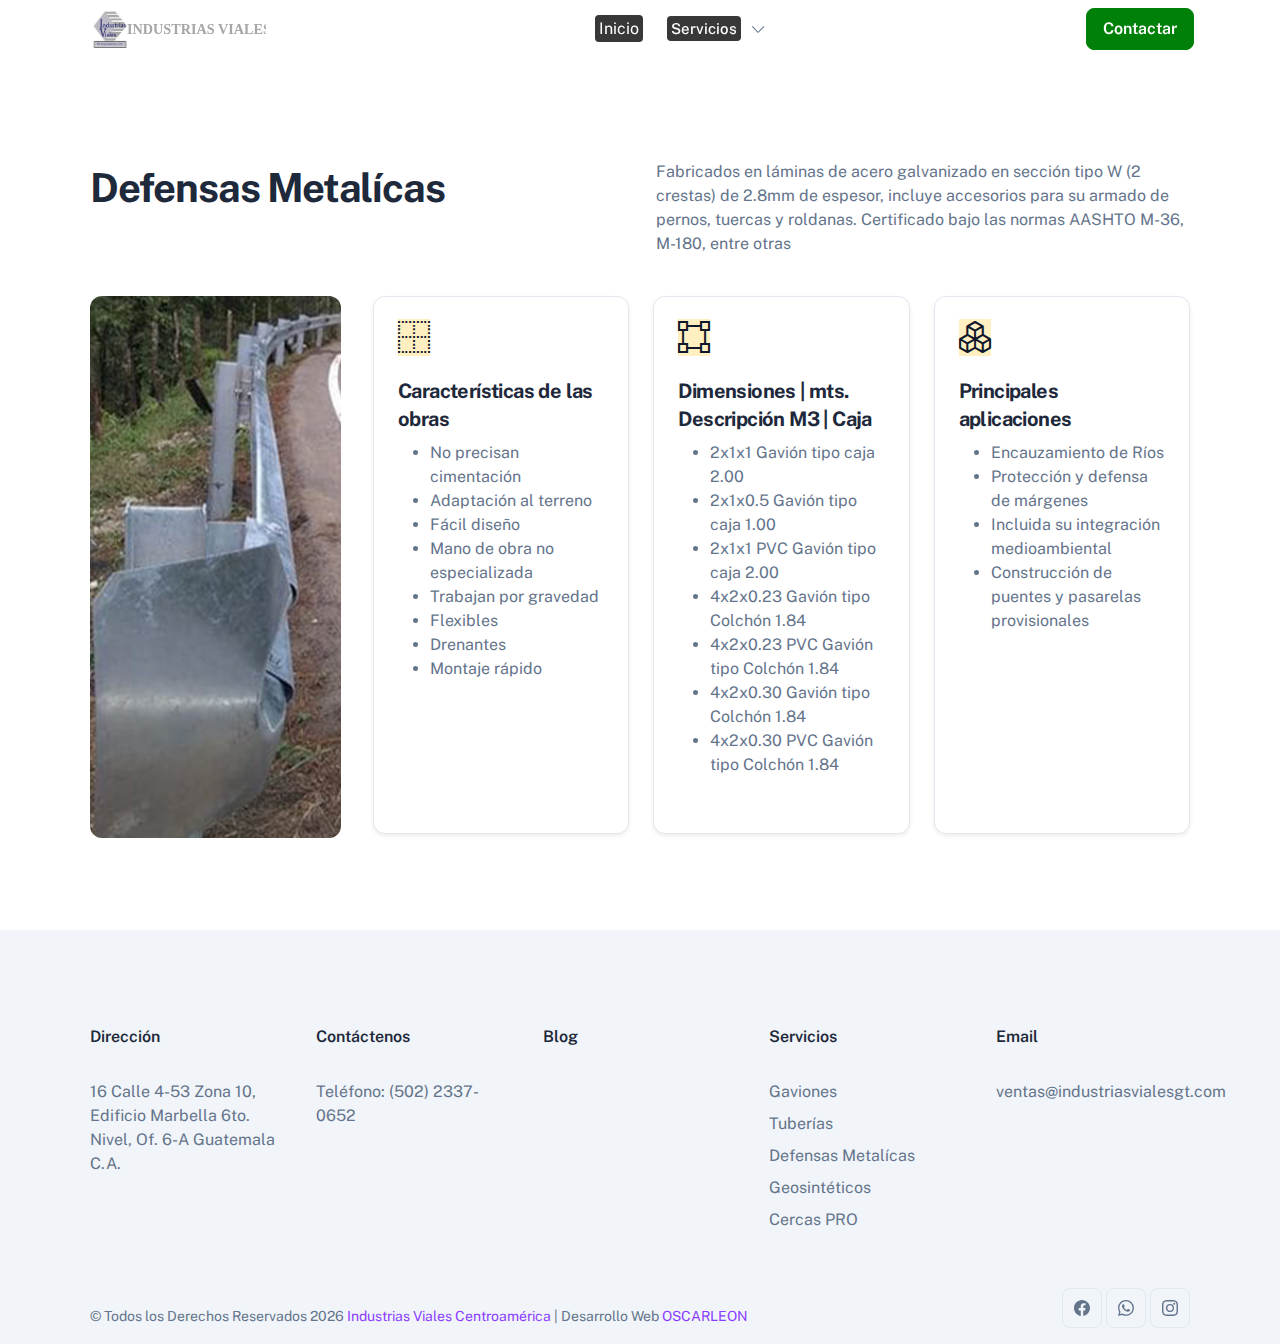
<file: defensas-metalicas.html>
<html lang="en" data-bs-theme="light">

<head>
   <!-- Required meta tags -->
   <meta charset="utf-8">
   <meta name="viewport" content="width=device-width, initial-scale=1, shrink-to-fit=no">

   <title>DEFENSAS METALICAS | Industrias Viales Centroamérica</title>

   <link href="assets/libs/prismjs/themes/prism-okaidia.min.css" rel="stylesheet">
   <!-- Favicon icon-->
   <link rel="apple-touch-icon" sizes="180x180" href="assets/images/favicon/apple-touch-icon.png">
   <link rel="icon" type="image/png" sizes="32x32" href="assets/images/favicon/favicon-32x32.png">
   <link rel="icon" type="image/png" sizes="16x16" href="assets/images/favicon/favicon-16x16.png">
   <link rel="manifest" href="assets/images/favicon/site.webmanifest">
   <link rel="mask-icon" href="assets/images/favicon/block-safari-pinned-tab.svg" color="#8b3dff">
   <link rel="shortcut icon" href="assets/images/favicon/favicon.ico">
   <meta name="msapplication-TileColor" content="#8b3dff">
   <meta name="msapplication-config" content="assets/images/favicon/tile.xml">

   <!-- Color modes -->
   <script src="assets/js/vendors/color-modes.js"></script>

   <!-- Libs CSS -->
   <link href="assets/libs/simplebar/dist/simplebar.min.css" rel="stylesheet">
   <link href="assets/libs/bootstrap-icons/font/bootstrap-icons.min.css" rel="stylesheet">

   <!-- Scroll Cue -->
   <link rel="stylesheet" href="assets/libs/scrollcue/scrollCue.css">

   <!-- Box icons -->
   <link rel="stylesheet" href="assets/fonts/css/boxicons.min.css">
   <link rel="stylesheet" href="https://cdn.jsdelivr.net/npm/bootstrap-icons@1.11.3/font/bootstrap-icons.min.css">

   <!-- Theme CSS -->
   <link rel="stylesheet" href="assets/css/theme.min.css">


</head>

<body >
   
   <nav class="navbar navbar-expand-lg transparent navbar-transparent navbar-light navbar-clone fixed navbar-unstick bg-dark">
      <div class="container px-3">
         <a class="navbar-brand" href="index.html"><img src="assets/images/logo/logo-gris.svg" alt="" width="225px"></a>
         <button class="navbar-toggler offcanvas-nav-btn" type="button">
            <a class="navbar-brand" href="index.html"></a>
            <i class="bi bi-list"></i>
         </button>
         <div class="offcanvas offcanvas-start offcanvas-nav" style="width: 20rem">
            <div class="offcanvas-header">
               <a href="index.html" class="text-inverse"><img src="assets/images/logo/logo-gris.svg" alt="" width="125px"></a>
               <button type="button" class="btn-close" data-bs-dismiss="offcanvas" aria-label="Close"></button>
            </div>
            <div class="offcanvas-body pt-0 align-items-center">
               <ul class="navbar-nav mx-auto align-items-lg-center">
                  <!-- Inicio -->
                  <a class="nav-link" href="index.html">Inicio</a>
                   <!-- End Inicio -->
                  <!-- Servicios -->
                  <li class="nav-item dropdown dropdown-fullwidth">
                     <a class="nav-link dropdown-toggle" href="#" role="button" data-bs-toggle="dropdown"
                        aria-expanded="false">Servicios</a>
                     <div class="dropdown-menu p-4">
                        <div class="row row-cols-xl-6 row-cols-lg-5 row-cols-1 gx-lg-4">
                              <!-- Gaviones -->
                              <div class="col">
                                 <a class="dropdown-item d-block px-0 mb-lg-3" href="gaviones.html">
                                    <div class="rounded d-none d-lg-block mb-lg-2">
                                       <img class="w-100 rounded-2"
                                          src="assets/images/servicios-nav/gaviones.jpg" alt="">
                                    </div>
                                    <span>Gaviones</span>
                                 </a>
                              </div>
                              <!-- Tuberias -->
                              <div class="col">
                                 <a class="dropdown-item d-block px-0 mb-lg-3" href="tuberias.html">
                                    <div class="rounded d-none d-lg-block mb-lg-2">
                                       <img class="w-100 rounded-2"
                                          src="assets/images/servicios-nav/tuberias.jpg" alt="">
                                    </div>
                                    <span>Tuberías</span>
                                 </a>
                              </div>
                              <!-- Defensas Metalicas -->
                              <div class="col">
                                 <a class="dropdown-item d-block px-0 mb-lg-3" href="defensas-metalicas.html">
                                    <div class="rounded d-none d-lg-block mb-lg-2">
                                       <img class="w-100 rounded-2"
                                          src="assets/images/servicios-nav/defensas.jpg" alt="">
                                    </div>
                                    <span>Defensas Metálicas</span>
                                 </a>
                              </div>
                              <!-- Geosinteticos -->
                              <div class="col">
                                 <a class="dropdown-item d-block px-0 mb-lg-3" href="geosintetico.html">
                                    <div class="rounded d-none d-lg-block mb-lg-2">
                                       <img class="w-100 rounded-2"
                                          src="assets/images/servicios-nav/geosintetico.jpg" alt="">
                                    </div>
                                    <span>Geosintéticos</span>
                                 </a>
                              </div>
                              <!-- Cercas PRO -->
                              <div class="col">
                                 <a class="dropdown-item d-block px-0 mb-lg-3" href="cercas.html">
                                    <div class="rounded d-none d-lg-block mb-lg-2">
                                       <img class="w-100 rounded-2"
                                          src="assets/images/servicios-nav/cercamiento.jpg" alt="">
                                    </div>
                                    <span>Cercas PRO</span>
                                 </a>
                              </div>

                        </div>
                     </div>
                  </li>
                  <!-- End Servicios -->
               </ul>
               <div class="mt-3 mt-lg-0 d-flex align-items-center">
                  <!-- <a href="signin.html" class="btn btn-light mx-2">Login</a> -->
                  <a href="#" class="btn btn-success">Contactar</a>
               </div>
            </div>
         </div>
      </div>
   </nav>
   <!-- Navbar -->
   <header>
      <nav class="navbar navbar-expand-lg transparent navbar-transparent">
         <div class="container px-3">
            <a class="navbar-brand" href="index.html"><img src="assets/images/logo/logo-gris.svg" alt=""  width="180px"></a>
            <button class="navbar-toggler offcanvas-nav-btn" type="button">
               <i class="bi bi-list"></i>
            </button>
            <div class="offcanvas offcanvas-start offcanvas-nav" style="width: 20rem">
               <div class="offcanvas-header">
                  <a href="index.html" class="text-inverse"><img src="assets/images/logo/logo-gris.svg" alt="" width="150px"></a>
                  <button type="button" class="btn-close" data-bs-dismiss="offcanvas" aria-label="Close"></button>
               </div>
               <div class="offcanvas-body pt-0 align-items-center">
                  <ul class="navbar-nav mx-auto align-items-lg-center">
                     <!-- Inicio -->
                     <a class="nav-link" href="index.html"><span style="color: rgb(255, 255, 255); background-color: rgb(57, 56, 56); padding: 4; border-radius: 4px;">Inicio</span></a>
                     <!-- End Inicio -->
                     <!-- Servicios -->
                     <li class="nav-item dropdown dropdown-fullwidth">
                        <a class="nav-link dropdown-toggle" href="#" role="button" data-bs-toggle="dropdown"
                           aria-expanded="false"><span style="color: rgb(255, 255, 255); background-color: rgb(57, 56, 56); padding: 4; border-radius: 4px;">Servicios</span></a>
                        <div class="dropdown-menu p-4">
                           <div class="row row-cols-xl-5 row-cols-lg-5 row-cols-1 gx-lg-4">
                              <!-- Gaviones -->
                              <div class="col">
                                 <a class="dropdown-item d-block px-0 mb-lg-3" href="gaviones.html">
                                    <div class="rounded d-none d-lg-block mb-lg-2">
                                       <img class="w-100 rounded-2"
                                          src="assets/images/servicios-nav/gaviones.jpg" alt="">
                                    </div>
                                    <span>Gaviones</span>
                                 </a>
                              </div>
                              <!-- Tuberias -->
                              <div class="col">
                                 <a class="dropdown-item d-block px-0 mb-lg-3" href="tuberias.html">
                                    <div class="rounded d-none d-lg-block mb-lg-2">
                                       <img class="w-100 rounded-2"
                                          src="assets/images/servicios-nav/tuberias.jpg" alt="">
                                    </div>
                                    <span>Tuberías</span>
                                 </a>
                              </div>
                              <!-- Defensas Metalicas -->
                              <div class="col">
                                 <a class="dropdown-item d-block px-0 mb-lg-3" href="defensas-metalicas.html">
                                    <div class="rounded d-none d-lg-block mb-lg-2">
                                       <img class="w-100 rounded-2"
                                          src="assets/images/servicios-nav/defensas.jpg" alt="">
                                    </div>
                                    <span>Defensas Metálicas</span>
                                 </a>
                              </div>
                              <!-- Geosinteticos -->
                              <div class="col">
                                 <a class="dropdown-item d-block px-0 mb-lg-3" href="geosintetico.html">
                                    <div class="rounded d-none d-lg-block mb-lg-2">
                                       <img class="w-100 rounded-2"
                                          src="assets/images/servicios-nav/geosintetico.jpg" alt="">
                                    </div>
                                    <span>Geosintéticos</span>
                                 </a>
                              </div>
                              <!-- Cercas PRO -->
                              <div class="col">
                                 <a class="dropdown-item d-block px-0 mb-lg-3" href="cercas.html">
                                    <div class="rounded d-none d-lg-block mb-lg-2">
                                       <img class="w-100 rounded-2"
                                          src="assets/images/servicios-nav/cercamiento.jpg" alt="">
                                    </div>
                                    <span>Cercas PRO</span>
                                 </a>
                              </div>

                           </div>
                        </div>
                     </li>
                     <!-- End Servicios -->

                  </ul>
                  <div class="mt-3 mt-lg-0 d-flex align-items-center">
                     <!-- <a href="signin.html" class="btn btn-light mx-2">Blog</a> -->
                     <a href="#" class="btn btn-success">Contactar</a>
                  </div>
               </div>
            </div>
         </div>
      </nav>
   </header>

   <main>
<!--hero section start-->
<!-- <div class="py-9"></div> -->
<section>
   <div class="py-9"></div>
   <!--Logo section start-->
   <div class="container">
      <div class="row mb-6">
         <div class="col-xl-5">
            <div>
               <h1 class="mb-0">Defensas Metalícas</h1>
            </div>
         </div>
         <div class="offset-xl-1 col-xl-6">
            <div>
               <p class="mb-0">
                  Fabricados en láminas de acero galvanizado en sección tipo W (2 crestas) de 2.8mm de espesor, incluye accesorios para su armado de pernos, tuercas y roldanas. Certificado bajo las normas AASHTO M-36, M-180, entre otras
               </p>
            </div>
         </div>
      </div>
      <div class="row gy-4">
         <div class="col-xl-3">
            <div class="card border-0 h-100" data-bs-theme="light">
               <img src="assets/images/servicios/defensa.jpg" alt="" class="rounded-3 img-fluid w-100 object-fit-cover horizontal-img" />
               <div class="card-img-overlay" style="background-color: rgb(30, 41, 59,)">
                  <div class="position-absolute bottom-0 start-0 end-0 p-4">
                     <!-- <h3>SEO Services</h3> -->
                     <!-- <p class="text-white-stick">Our SEO services are tailored to meet the unique needs of your business,.</p> -->
                     <!-- <a href="#" class="btn btn-primary">All SEO services</a> -->
                  </div>
               </div>
            </div>
         </div>
         <div class="col-xl-9">
            <div class="row gx-4 gy-4">
               <!-- #1 -->
               <div class="col-lg-4 col-md-6 col-12">
                  <div class="card shadow-sm card-lift h-100">
                     <div class="card-body">
                        <div class="mb-4">
                           <i class="bi bi-border" style="font-size: 32px; background-color: #ffefc1; color: #0f172a;"></i>
                        </div>
                        <h3 class="fs-4">Características de las obras</h3>
                        <p class="mb-0">
                           <ul>
                              <li>No precisan cimentación</li>
                              <li>Adaptación al terreno</li>
                              <li>Fácil diseño</li>
                              <li>Mano de obra no especializada</li>
                              <li>Trabajan por gravedad</li>
                              <li>Flexibles</li>
                              <li>Drenantes</li>
                              <li>Montaje rápido</li>
                           </ul>
                        </p>
                        <div>
                           <a href="#" class="text-reset mt-3 d-inline-flex gap-2 align-items-center icon-link icon-link-hover">
                           </a>
                        </div>
                     </div>
                  </div>
               </div>
               <!-- #2 -->
               <div class="col-lg-4 col-md-6 col-12">
                  <div class="card shadow-sm card-lift h-100">
                     <div class="card-body">
                        <div class="mb-4">
                           <i class="bi bi-bounding-box" style="font-size: 32px; background-color: #ffefc1; color: #0f172a;"></i>
                        </div>
                        <h3 class="fs-4">Dimensiones | mts. Descripción M3 | Caja</h3>
                        <p class="mb-0">
                           <ul>
                              <li>2x1x1 Gavión tipo caja 2.00</li>
                              <li>2x1x0.5 Gavión tipo caja 1.00</li>
                              <li>2x1x1 PVC Gavión tipo caja 2.00</li>
                              <li>4x2x0.23 Gavión tipo Colchón 1.84</li>
                              <li>4x2x0.23 PVC Gavión tipo Colchón 1.84</li>
                              <li>4x2x0.30 Gavión tipo Colchón 1.84</li>
                              <li>4x2x0.30 PVC Gavión tipo Colchón 1.84</li>
                           </ul>
                        </p>
                        <div>
                           <a href="#" class="text-reset mt-3 d-inline-flex gap-2 align-items-center icon-link icon-link-hover">
                           </a>
                        </div>
                     </div>
                  </div>
               </div>
               <!-- #3 -->
               <div class="col-lg-4 col-md-6 col-12">
                  <div class="card shadow-sm card-lift h-100">
                     <div class="card-body">
                        <div class="mb-4">
                           <i class="bi bi-boxes" style="font-size: 32px; background-color: #ffefc1; color: #0f172a;"></i>
                        </div>
                        <h3 class="fs-4">Principales aplicaciones</h3>
                        <p class="mb-0">
                           <ul>
                              <li>Encauzamiento de Ríos</li>
                              <li>Protección y defensa de márgenes</li>
                              <li>Incluida su integración medioambiental</li>
                              <li>Construcción de puentes y pasarelas provisionales</li>
                           </ul>
                        </p>
                        <div>
                           <a href="#" class="text-reset mt-3 d-inline-flex gap-2 align-items-center icon-link icon-link-hover">
                        </div>
                     </div>
                  </div>
               </div>

            </div>
         </div>
      </div>
   </div>
</section>
<!-- Portafolio -->
 
 <!-- End Portafolio -->

<!--About me end-->
<footer class="bg-light">
   <div class="container">
      <!-- Footer 4 column -->
      <div class="row mb-0">
         <div class="col-xl-4 col-lg-5 col-md-7">
            <div>
               <div class="mb-0">
                  <a href="#">
                    
                  </a>
               </div>
               <p class="mb-0"></p>
            </div>
         </div>
         <div class="offset-xl-3 col-xl-5 col-md-5">
         </div>
      </div>

      <div class="row row-cols-1 row-cols-lg-5" id="ft-links">
         <div class="col">
            <div class="position-relative">
               <div class="mb-3 pb-2 d-flex justify-content-between border-bottom border-bottom-lg-0">
                  <h5>Dirección</h5>
                  <a class="d-block d-lg-none stretched-link text-inherit" data-bs-toggle="collapse"
                     href="#collapseLanding" role="button" aria-expanded="false" aria-controls="collapseLanding">
                     <i class="bi bi-chevron-down"></i>
                  </a>
               </div>
               <div class="collapse d-lg-block" id="collapseLanding" data-bs-parent="#ft-links">
                  <ul class="list-unstyled mb-0 py-3 py-lg-0">
                     <li class="mb-2">
                        <a href="../index.html" class="text-decoration-none text-reset">
                           16 Calle 4-53 Zona 10, Edificio Marbella 6to. Nivel, Of. 6-A Guatemala C.A.</a>
                     </li>
                  </ul>
               </div>
            </div>
         </div>
         <div class="col">
            <div>
               <div
                  class="mb-3 pb-2 d-flex justify-content-between border-bottom border-bottom-lg-0 position-relative">
                  <h5>Contáctenos</h5>
                  <a class="d-block d-lg-none stretched-link text-inherit" data-bs-toggle="collapse"
                     href="#collapseAccounts" role="button" aria-expanded="false" aria-controls="collapseAccounts">
                     <i class="bi bi-chevron-down"></i>
                  </a>
               </div>
               <div class="collapse d-lg-block" id="collapseAccounts" data-bs-parent="#ft-links">
                  <ul class="list-unstyled mb-0 py-3 py-lg-0">
                     <li class="mb-2">
                        <a href="../signup.html" class="text-decoration-none text-reset">Teléfono: (502) 2337-0652</a>
                     </li>
                  </ul>
               </div>
            </div>
         </div>
         <div class="col">
            <div class="mb-3 pb-2 d-flex justify-content-between border-bottom border-bottom-lg-0 position-relative">
               <h5>Blog</h5>
               <a class="d-block d-lg-none stretched-link text-inherit" data-bs-toggle="collapse"
                  href="#collapseCompany " role="button" aria-expanded="false" aria-controls="collapseCompany ">
                  <i class="bi bi-chevron-down"></i>
               </a>
            </div>
            <div class="collapse d-lg-block" id="collapseCompany" data-bs-parent="#ft-links">
               <ul class="list-unstyled mb-0 py-3 py-lg-0">
               </ul>
            </div>
         </div>
         <div class="col">
            <div class="mb-3 pb-2 d-flex justify-content-between border-bottom border-bottom-lg-0 position-relative">
               <h5>Servicios</h5>
               <a class="d-block d-lg-none stretched-link text-inherit" data-bs-toggle="collapse"
                  href="#collapseCommunity " role="button" aria-expanded="false" aria-controls="collapseCommunity ">
                  <i class="bi bi-chevron-down"></i>
               </a>
            </div>
            <div class="collapse d-lg-block" id="collapseCommunity" data-bs-parent="#ft-links">
               <ul class="list-unstyled mb-0 py-3 py-lg-0">
                  <li class="mb-2">
                     <a href="../index.html" class="text-decoration-none text-reset">Gaviones</a>
                  </li>
                  <li class="mb-2">
                     <a href="../index.html" class="text-decoration-none text-reset">Tuberías</a>
                  </li>
                  <li class="mb-2">
                     <a href="../index.html" class="text-decoration-none text-reset">Defensas Metalícas</a>
                  </li>
                  <li class="mb-2">
                     <a href="../index.html" class="text-decoration-none text-reset">Geosintéticos</a>
                  </li>
                  <li class="mb-2">
                     <a href="../index.html" class="text-decoration-none text-reset">Cercas PRO</a>
                  </li>
               </ul>
            </div>
         </div>
         <div class="col">
            <div class="mb-3 pb-2 d-flex justify-content-between border-bottom border-bottom-lg-0 position-relative">
               <h5>Email</h5>
               <a class="d-block d-lg-none stretched-link text-inherit" data-bs-toggle="collapse"
                  href="#collapseResources" role="button" aria-expanded="false" aria-controls="collapseResources">
                  <i class="bi bi-chevron-down"></i>
               </a>
            </div>
            <div class="collapse d-lg-block" id="collapseResources" data-bs-parent="#ft-links">
               <ul class="list-unstyled mb-0 py-3 py-lg-0">
                  <li class="mb-2">
                     <a href="../docs/index.html" class="text-decoration-none text-reset">ventas@industriasvialesgt.com</a>
                  </li>
               </ul>
            </div>
         </div>
      </div>
   </div>
   <div class="container mt-7 mb-0">
      <div class="row align-items-center">
         <div class="col-md-9">
            <div class="small mb-3 mb-lg-0">
               © Todos los Derechos Reservados <span id="currentYear"></span>

               <span class="text-primary"><a href="#">Industrias Viales Centroamérica</a></span>
               | Desarrollo Web
               <span class="text-primary"><a href="https://oscarleon.app/" target="_blank">OSCARLEON</a></span>
            </div>
         </div>
         <div class="col-md-3">
            <div class="text-md-end mb-3">
               <!-- Facebook -->
               <a href="https://www.facebook.com/industriasviales/" class="text-reset btn btn-facebook btn-icon">
                  <svg xmlns="http://www.w3.org/2000/svg" width="16" height="16" fill="currentColor"
                     class="bi bi-facebook" viewBox="0 0 16 16">
                     <path
                        d="M16 8.049c0-4.446-3.582-8.05-8-8.05C3.58 0-.002 3.603-.002 8.05c0 4.017 2.926 7.347 6.75 7.951v-5.625h-2.03V8.05H6.75V6.275c0-2.017 1.195-3.131 3.022-3.131.876 0 1.791.157 1.791.157v1.98h-1.009c-.993 0-1.303.621-1.303 1.258v1.51h2.218l-.354 2.326H9.25V16c3.824-.604 6.75-3.934 6.75-7.951z" />
                  </svg>
               </a>
               <!-- WhatsApp -->
               <a href="#!" class="text-reset btn btn-whatsapp btn-icon">
                  <svg xmlns="http://www.w3.org/2000/svg" width="16" height="16" fill="currentColor" class="bi bi-whatsapp" viewBox="0 0 16 16">
                     <path d="M13.601 2.326A7.85 7.85 0 0 0 7.994 0C3.627 0 .068 3.558.064 7.926c0 1.399.366 2.76 1.057 3.965L0 16l4.204-1.102a7.9 7.9 0 0 0 3.79.965h.004c4.368 0 7.926-3.558 7.93-7.93A7.9 7.9 0 0 0 13.6 2.326zM7.994 14.521a6.6 6.6 0 0 1-3.356-.92l-.24-.144-2.494.654.666-2.433-.156-.251a6.56 6.56 0 0 1-1.007-3.505c0-3.626 2.957-6.584 6.591-6.584a6.56 6.56 0 0 1 4.66 1.931 6.56 6.56 0 0 1 1.928 4.66c-.004 3.639-2.961 6.592-6.592 6.592m3.615-4.934c-.197-.099-1.17-.578-1.353-.646-.182-.065-.315-.099-.445.099-.133.197-.513.646-.627.775-.114.133-.232.148-.43.05-.197-.1-.836-.308-1.592-.985-.59-.525-.985-1.175-1.103-1.372-.114-.198-.011-.304.088-.403.087-.088.197-.232.296-.346.1-.114.133-.198.198-.33.065-.134.034-.248-.015-.347-.05-.099-.445-1.076-.612-1.47-.16-.389-.323-.335-.445-.34-.114-.007-.247-.007-.38-.007a.73.73 0 0 0-.529.247c-.182.198-.691.677-.691 1.654s.71 1.916.81 2.049c.098.133 1.394 2.132 3.383 2.992.47.205.84.326 1.129.418.475.152.904.129 1.246.08.38-.058 1.171-.48 1.338-.943.164-.464.164-.86.114-.943-.049-.084-.182-.133-.38-.232"/>
                   </svg>
               </a>
               <!-- Instagram -->
               <a href="https://www.instagram.com/industriasviales/" class="text-reset btn btn-instagram btn-icon">
                  <svg xmlns="http://www.w3.org/2000/svg" width="16" height="16" fill="currentColor"
                     class="bi bi-instagram" viewBox="0 0 16 16">
                     <path
                        d="M8 0C5.829 0 5.556.01 4.703.048 3.85.088 3.269.222 2.76.42a3.917 3.917 0 0 0-1.417.923A3.927 3.927 0 0 0 .42 2.76C.222 3.268.087 3.85.048 4.7.01 5.555 0 5.827 0 8.001c0 2.172.01 2.444.048 3.297.04.852.174 1.433.372 1.942.205.526.478.972.923 1.417.444.445.89.719 1.416.923.51.198 1.09.333 1.942.372C5.555 15.99 5.827 16 8 16s2.444-.01 3.298-.048c.851-.04 1.434-.174 1.943-.372a3.916 3.916 0 0 0 1.416-.923c.445-.445.718-.891.923-1.417.197-.509.332-1.09.372-1.942C15.99 10.445 16 10.173 16 8s-.01-2.445-.048-3.299c-.04-.851-.175-1.433-.372-1.941a3.926 3.926 0 0 0-.923-1.417A3.911 3.911 0 0 0 13.24.42c-.51-.198-1.092-.333-1.943-.372C10.443.01 10.172 0 7.998 0h.003zm-.717 1.442h.718c2.136 0 2.389.007 3.232.046.78.035 1.204.166 1.486.275.373.145.64.319.92.599.28.28.453.546.598.92.11.281.24.705.275 1.485.039.843.047 1.096.047 3.231s-.008 2.389-.047 3.232c-.035.78-.166 1.203-.275 1.485a2.47 2.47 0 0 1-.599.919c-.28.28-.546.453-.92.598-.28.11-.704.24-1.485.276-.843.038-1.096.047-3.232.047s-2.39-.009-3.233-.047c-.78-.036-1.203-.166-1.485-.276a2.478 2.478 0 0 1-.92-.598 2.48 2.48 0 0 1-.6-.92c-.109-.281-.24-.705-.275-1.485-.038-.843-.046-1.096-.046-3.233 0-2.136.008-2.388.046-3.231.036-.78.166-1.204.276-1.486.145-.373.319-.64.599-.92.28-.28.546-.453.92-.598.282-.11.705-.24 1.485-.276.738-.034 1.024-.044 2.515-.045v.002zm4.988 1.328a.96.96 0 1 0 0 1.92.96.96 0 0 0 0-1.92zm-4.27 1.122a4.109 4.109 0 1 0 0 8.217 4.109 4.109 0 0 0 0-8.217zm0 1.441a2.667 2.667 0 1 1 0 5.334 2.667 2.667 0 0 1 0-5.334z" />
                  </svg>
               </a>
            </div>
         </div>
      </div>
   </div>
</footer>
                                                                                                                                                            
<!-- Scroll top -->
<div class="btn-scroll-top">
   <svg class="progress-square svg-content" width="100%" height="100%" viewBox="0 0 40 40">
      <path
         d="M8 1H32C35.866 1 39 4.13401 39 8V32C39 35.866 35.866 39 32 39H8C4.13401 39 1 35.866 1 32V8C1 4.13401 4.13401 1 8 1Z"
         style="transition: stroke-dashoffset 10ms linear 0s; stroke-dasharray: 139.989, 139.989; stroke-dashoffset: 139.989;">
      </path>
   </svg>
</div>
<!-- Libs JS -->
<script src="assets/libs/bootstrap/dist/js/bootstrap.bundle.min.js"></script>
<script src="assets/libs/simplebar/dist/simplebar.min.js"></script>
<script src="assets/libs/headhesive/dist/headhesive.min.js"></script>

<!-- Theme JS -->
<script src="assets/js/theme.min.js"></script>

<script src="assets/libs/prismjs/prism.js"></script>
<script src="assets/libs/prismjs/components/prism-scss.min.js"></script>
<script src="assets/libs/prismjs/plugins/toolbar/prism-toolbar.min.js"></script>
<script src="assets/libs/prismjs/plugins/copy-to-clipboard/prism-copy-to-clipboard.min.js"></script>

<script src="assets/libs/scrollcue/scrollCue.min.js"></script>
<script src="assets/js/vendors/scrollcue.js"></script>
<script src="assets/libs/jarallax/dist/jarallax.min.js"></script>
<script src="assets/js/vendors/jarallax.js"></script>
<script>
   const currentYear = new Date().getFullYear();
   document.getElementById('currentYear').textContent = currentYear;
 </script>
</body>
</html>
</file>
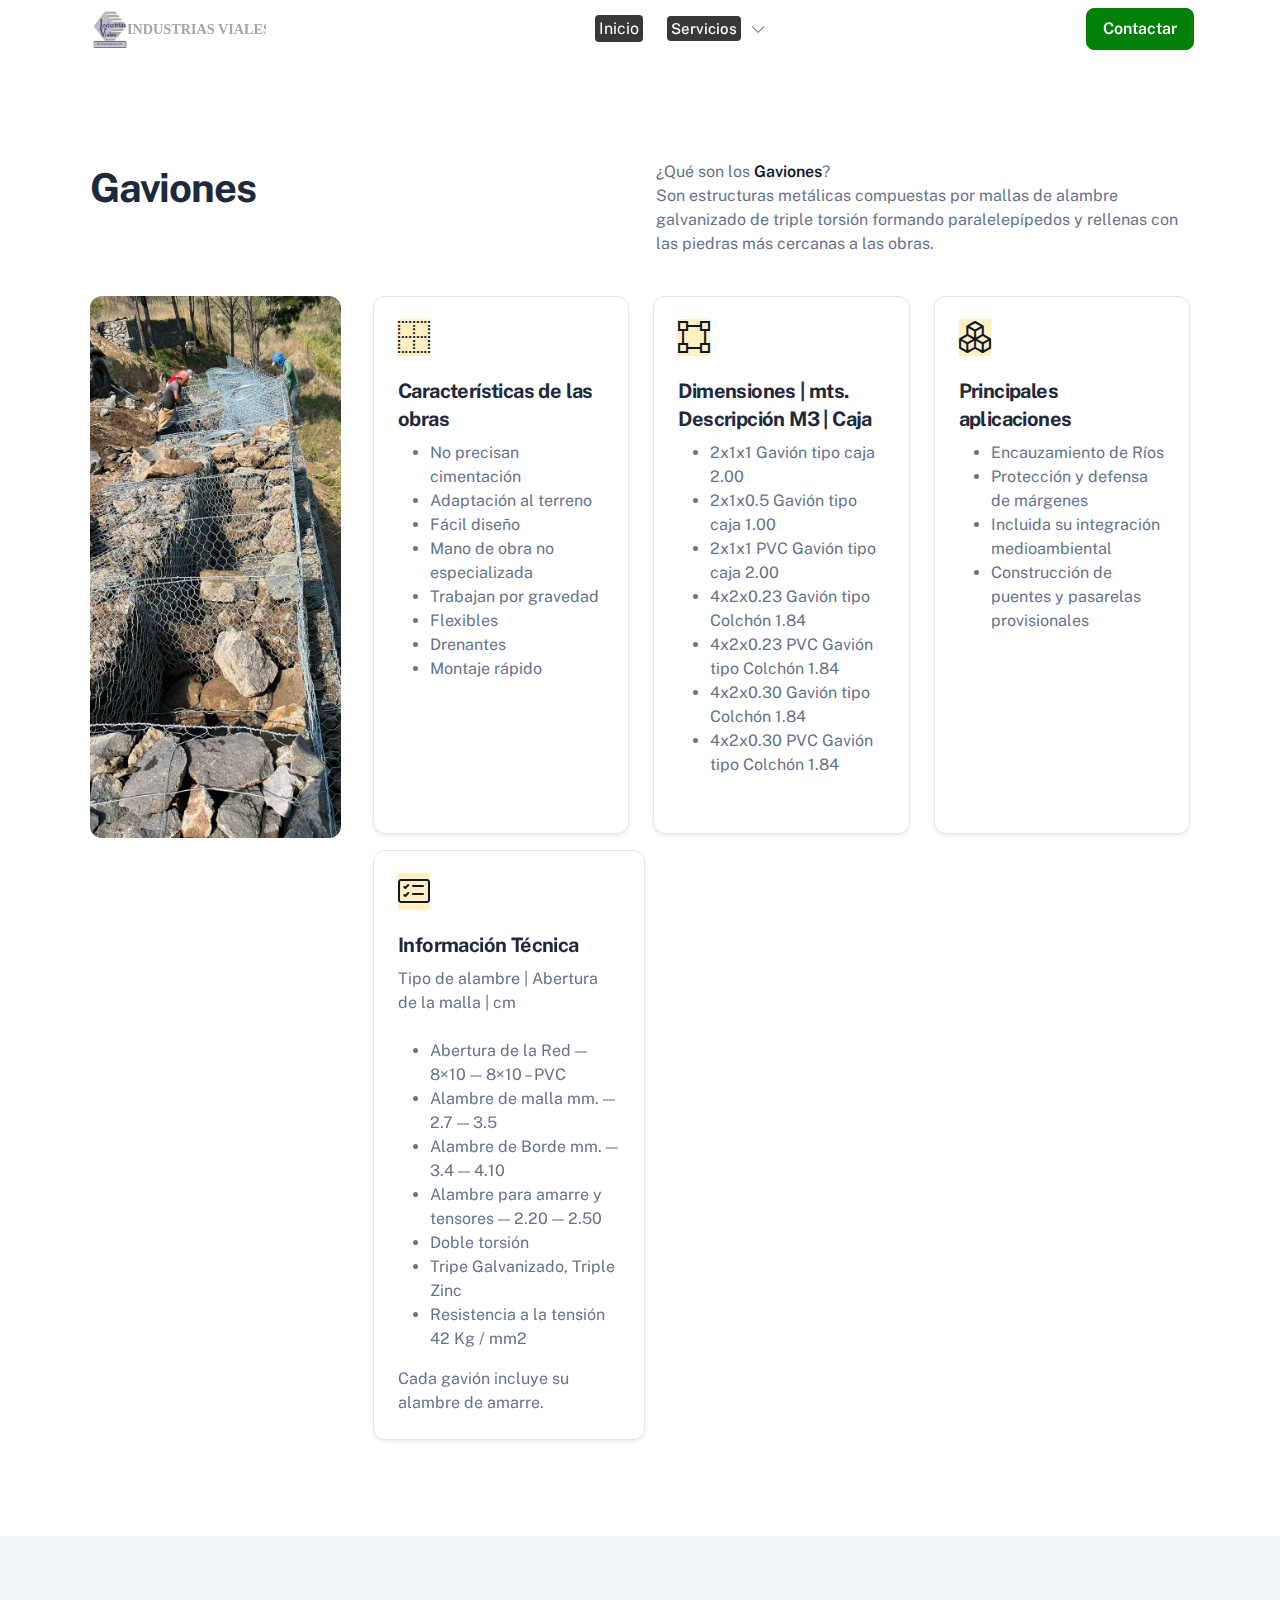
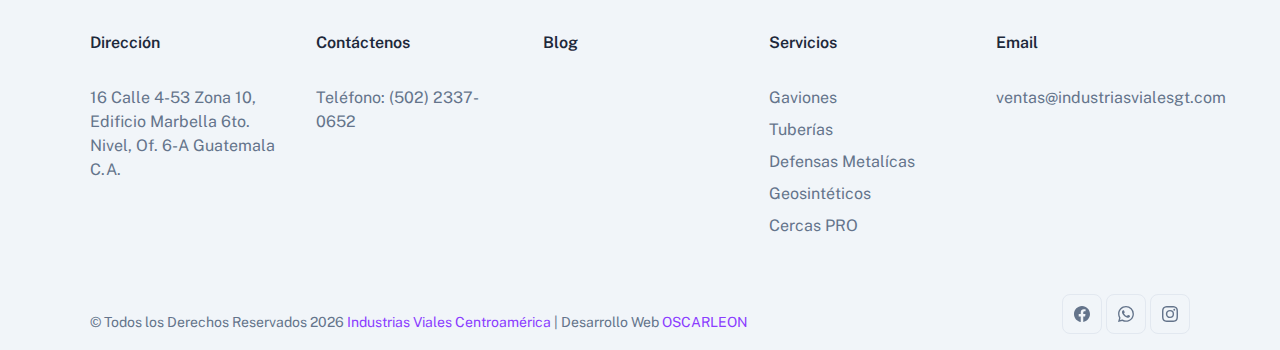
<file: gaviones.html>
<html lang="en">

<head>
   <!-- Required meta tags -->
   <meta charset="utf-8">
   <meta name="viewport" content="width=device-width, initial-scale=1, shrink-to-fit=no">

   <title>GAVIONES | Industrias Viales Centroamérica</title>


   <link href="assets/libs/prismjs/themes/prism-okaidia.min.css" rel="stylesheet">
   <!-- Favicon icon-->
   <link rel="apple-touch-icon" sizes="180x180" href="assets/images/favicon/apple-touch-icon.png">
   <link rel="icon" type="image/png" sizes="32x32" href="assets/images/favicon/favicon-32x32.png">
   <link rel="icon" type="image/png" sizes="16x16" href="assets/images/favicon/favicon-16x16.png">
   <link rel="manifest" href="assets/images/favicon/site.webmanifest">
   <link rel="mask-icon" href="assets/images/favicon/block-safari-pinned-tab.svg" color="#8b3dff">
   <link rel="shortcut icon" href="assets/images/favicon/favicon.ico">
   <meta name="msapplication-TileColor" content="#8b3dff">
   <meta name="msapplication-config" content="assets/images/favicon/tile.xml">

   <!-- Color modes -->
   <script src="assets/js/vendors/color-modes.js"></script>

   <!-- Libs CSS -->
   <link href="assets/libs/simplebar/dist/simplebar.min.css" rel="stylesheet">
   <link href="assets/libs/bootstrap-icons/font/bootstrap-icons.min.css" rel="stylesheet">

   <!-- Scroll Cue -->
   <link rel="stylesheet" href="assets/libs/scrollcue/scrollCue.css">

   <!-- Box icons -->
   <link rel="stylesheet" href="assets/fonts/css/boxicons.min.css">
   <link rel="stylesheet" href="https://cdn.jsdelivr.net/npm/bootstrap-icons@1.11.3/font/bootstrap-icons.min.css">

   <!-- Theme CSS -->
   <link rel="stylesheet" href="assets/css/theme.min.css">
</head>

<body >
   
   <nav class="navbar navbar-expand-lg transparent navbar-transparent navbar-light navbar-clone fixed navbar-unstick bg-dark">
      <div class="container px-3">
         <a class="navbar-brand" href="index.html"><img src="assets/images/logo/logo-gris.svg" alt="" width="225px"></a>
         <button class="navbar-toggler offcanvas-nav-btn" type="button">
            <a class="navbar-brand" href="index.html"></a>
            <i class="bi bi-list"></i>
         </button>
         <div class="offcanvas offcanvas-start offcanvas-nav" style="width: 20rem">
            <div class="offcanvas-header">
               <a href="index.html" class="text-inverse"><img src="assets/images/logo/logo-gris.svg" alt="" width="125px"></a>
               <button type="button" class="btn-close" data-bs-dismiss="offcanvas" aria-label="Close"></button>
            </div>
            <div class="offcanvas-body pt-0 align-items-center">
               <ul class="navbar-nav mx-auto align-items-lg-center">
                  <!-- Inicio -->
                  <a class="nav-link" href="index.html">Inicio</a>
                   <!-- End Inicio -->
                  <!-- Servicios -->
                  <li class="nav-item dropdown dropdown-fullwidth">
                     <a class="nav-link dropdown-toggle" href="#" role="button" data-bs-toggle="dropdown"
                        aria-expanded="false">Servicios</a>
                     <div class="dropdown-menu p-4">
                        <div class="row row-cols-xl-6 row-cols-lg-5 row-cols-1 gx-lg-4">
                              <!-- Gaviones -->
                              <div class="col">
                                 <a class="dropdown-item d-block px-0 mb-lg-3" href="gaviones.html">
                                    <div class="rounded d-none d-lg-block mb-lg-2">
                                       <img class="w-100 rounded-2"
                                          src="assets/images/servicios-nav/gaviones.jpg" alt="">
                                    </div>
                                    <span>Gaviones</span>
                                 </a>
                              </div>
                              <!-- Tuberias -->
                              <div class="col">
                                 <a class="dropdown-item d-block px-0 mb-lg-3" href="tuberias.html">
                                    <div class="rounded d-none d-lg-block mb-lg-2">
                                       <img class="w-100 rounded-2"
                                          src="assets/images/servicios-nav/tuberias.jpg" alt="">
                                    </div>
                                    <span>Tuberías</span>
                                 </a>
                              </div>
                              <!-- Defensas Metalicas -->
                              <div class="col">
                                 <a class="dropdown-item d-block px-0 mb-lg-3" href="defensas-metalicas.html">
                                    <div class="rounded d-none d-lg-block mb-lg-2">
                                       <img class="w-100 rounded-2"
                                          src="assets/images/servicios-nav/defensas.jpg" alt="">
                                    </div>
                                    <span>Defensas Metálicas</span>
                                 </a>
                              </div>
                              <!-- Geosinteticos -->
                              <div class="col">
                                 <a class="dropdown-item d-block px-0 mb-lg-3" href="geosintetico.html">
                                    <div class="rounded d-none d-lg-block mb-lg-2">
                                       <img class="w-100 rounded-2"
                                          src="assets/images/servicios-nav/geosintetico.jpg" alt="">
                                    </div>
                                    <span>Geosintéticos</span>
                                 </a>
                              </div>
                              <!-- Cercas PRO -->
                              <div class="col">
                                 <a class="dropdown-item d-block px-0 mb-lg-3" href="cercas.html">
                                    <div class="rounded d-none d-lg-block mb-lg-2">
                                       <img class="w-100 rounded-2"
                                          src="assets/images/servicios-nav/cercamiento.jpg" alt="">
                                    </div>
                                    <span>Cercas PRO</span>
                                 </a>
                              </div>

                        </div>
                     </div>
                  </li>
                  <!-- End Servicios -->
               </ul>
               <div class="mt-3 mt-lg-0 d-flex align-items-center">
                  <!-- <a href="signin.html" class="btn btn-light mx-2">Login</a> -->
                  <a href="#" class="btn btn-success">Contactar</a>
               </div>
            </div>
         </div>
      </div>
   </nav>
   <!-- Navbar -->
   <header>
      <nav class="navbar navbar-expand-lg transparent navbar-transparent">
         <div class="container px-3">
            <a class="navbar-brand" href="index.html"><img src="assets/images/logo/logo-gris.svg" alt=""  width="180px"></a>
            <button class="navbar-toggler offcanvas-nav-btn" type="button">
               <i class="bi bi-list"></i>
            </button>
            <div class="offcanvas offcanvas-start offcanvas-nav" style="width: 20rem">
               <div class="offcanvas-header">
                  <a href="index.html" class="text-inverse"><img src="assets/images/logo/logo-gris.svg" alt="" width="150px"></a>
                  <button type="button" class="btn-close" data-bs-dismiss="offcanvas" aria-label="Close"></button>
               </div>
               <div class="offcanvas-body pt-0 align-items-center">
                  <ul class="navbar-nav mx-auto align-items-lg-center">
                     <!-- Inicio -->
                     <a class="nav-link" href="index.html"><span style="color: rgb(255, 255, 255); background-color: rgb(57, 56, 56); padding: 4; border-radius: 4px;">Inicio</span></a>
                     <!-- End Inicio -->
                     <!-- Servicios -->
                     <li class="nav-item dropdown dropdown-fullwidth">
                        <a class="nav-link dropdown-toggle" href="#" role="button" data-bs-toggle="dropdown"
                           aria-expanded="false"><span style="color: rgb(255, 255, 255); background-color: rgb(57, 56, 56); padding: 4; border-radius: 4px;">Servicios</span></a>
                        <div class="dropdown-menu p-4">
                           <div class="row row-cols-xl-5 row-cols-lg-5 row-cols-1 gx-lg-4">
                              <!-- Gaviones -->
                              <div class="col">
                                 <a class="dropdown-item d-block px-0 mb-lg-3" href="gaviones.html">
                                    <div class="rounded d-none d-lg-block mb-lg-2">
                                       <img class="w-100 rounded-2"
                                          src="assets/images/servicios-nav/gaviones.jpg" alt="">
                                    </div>
                                    <span>Gaviones</span>
                                 </a>
                              </div>
                              <!-- Tuberias -->
                              <div class="col">
                                 <a class="dropdown-item d-block px-0 mb-lg-3" href="tuberias.html">
                                    <div class="rounded d-none d-lg-block mb-lg-2">
                                       <img class="w-100 rounded-2"
                                          src="assets/images/servicios-nav/tuberias.jpg" alt="">
                                    </div>
                                    <span>Tuberías</span>
                                 </a>
                              </div>
                              <!-- Defensas Metalicas -->
                              <div class="col">
                                 <a class="dropdown-item d-block px-0 mb-lg-3" href="defensas-metalicas.html">
                                    <div class="rounded d-none d-lg-block mb-lg-2">
                                       <img class="w-100 rounded-2"
                                          src="assets/images/servicios-nav/defensas.jpg" alt="">
                                    </div>
                                    <span>Defensas Metálicas</span>
                                 </a>
                              </div>
                              <!-- Geosinteticos -->
                              <div class="col">
                                 <a class="dropdown-item d-block px-0 mb-lg-3" href="geosintetico.html">
                                    <div class="rounded d-none d-lg-block mb-lg-2">
                                       <img class="w-100 rounded-2"
                                          src="assets/images/servicios-nav/geosintetico.jpg" alt="">
                                    </div>
                                    <span>Geosintéticos</span>
                                 </a>
                              </div>
                              <!-- Cercas PRO -->
                              <div class="col">
                                 <a class="dropdown-item d-block px-0 mb-lg-3" href="cercas.html">
                                    <div class="rounded d-none d-lg-block mb-lg-2">
                                       <img class="w-100 rounded-2"
                                          src="assets/images/servicios-nav/cercamiento.jpg" alt="">
                                    </div>
                                    <span>Cercas PRO</span>
                                 </a>
                              </div>

                           </div>
                        </div>
                     </li>
                     <!-- End Servicios -->

                  </ul>
                  <div class="mt-3 mt-lg-0 d-flex align-items-center">
                     <!-- <a href="signin.html" class="btn btn-light mx-2">Blog</a> -->
                     <a href="#" class="btn btn-success">Contactar</a>
                  </div>
               </div>
            </div>
         </div>
      </nav>
   </header>

   <main>
<!--hero section start-->
<!-- <div class="py-9"></div> -->
<section>
   <div class="py-9"></div>
   <!--Logo section start-->
   <div class="container">
      <div class="row mb-6">
         <div class="col-xl-5">
            <div>
               <h1 class="mb-0">Gaviones</h1>
            </div>
         </div>
         <div class="offset-xl-1 col-xl-6">
            <div>
               <p class="mb-0">
                  ¿Qué son los 
                  <span class="text-dark fw-semibold">Gaviones</span>? <br>
                  Son estructuras metálicas compuestas por mallas de alambre galvanizado de triple torsión formando paralelepípedos y rellenas con las piedras más cercanas a las obras.
               </p>
            </div>
         </div>
      </div>
      <div class="row gy-4">
         <div class="col-xl-3">
            <div class="card border-0 h-100" data-bs-theme="light">
               <img src="assets/images/servicios/gavion.jpg" alt="" class="rounded-3 img-fluid w-100 object-fit-cover horizontal-img" />
               <div class="card-img-overlay" style="background-color: rgb(30, 41, 59,)">
                  <div class="position-absolute bottom-0 start-0 end-0 p-4">
                     <!-- <h3>SEO Services</h3> -->
                     <!-- <p class="text-white-stick">Our SEO services are tailored to meet the unique needs of your business,.</p> -->
                     <!-- <a href="#" class="btn btn-primary">All SEO services</a> -->
                  </div>
               </div>
            </div>
         </div>
         <div class="col-xl-9">
            <div class="row gx-4 gy-4">
               <!-- #1 -->
               <div class="col-lg-4 col-md-6 col-12">
                  <div class="card shadow-sm card-lift h-100">
                     <div class="card-body">
                        <div class="mb-4">
                           <i class="bi bi-border" style="font-size: 32px; background-color: #ffefc1; color: #0f172a;"></i>
                        </div>
                        <h3 class="fs-4">Características de las obras</h3>
                        <p class="mb-0">
                           <ul>
                              <li>No precisan cimentación</li>
                              <li>Adaptación al terreno</li>
                              <li>Fácil diseño</li>
                              <li>Mano de obra no especializada</li>
                              <li>Trabajan por gravedad</li>
                              <li>Flexibles</li>
                              <li>Drenantes</li>
                              <li>Montaje rápido</li>
                           </ul>
                        </p>
                        <div>
                           <a href="#" class="text-reset mt-3 d-inline-flex gap-2 align-items-center icon-link icon-link-hover">
                           </a>
                        </div>
                     </div>
                  </div>
               </div>
               <!-- #2 -->
               <div class="col-lg-4 col-md-6 col-12">
                  <div class="card shadow-sm card-lift h-100">
                     <div class="card-body">
                        <div class="mb-4">
                           <i class="bi bi-bounding-box" style="font-size: 32px; background-color: #ffefc1; color: #0f172a;"></i>
                        </div>
                        <h3 class="fs-4">Dimensiones | mts. Descripción M3 | Caja</h3>
                        <p class="mb-0">
                           <ul>
                              <li>2x1x1 Gavión tipo caja 2.00</li>
                              <li>2x1x0.5 Gavión tipo caja 1.00</li>
                              <li>2x1x1 PVC Gavión tipo caja 2.00</li>
                              <li>4x2x0.23 Gavión tipo Colchón 1.84</li>
                              <li>4x2x0.23 PVC Gavión tipo Colchón 1.84</li>
                              <li>4x2x0.30 Gavión tipo Colchón 1.84</li>
                              <li>4x2x0.30 PVC Gavión tipo Colchón 1.84</li>
                           </ul>
                        </p>
                        <div>
                           <a href="#" class="text-reset mt-3 d-inline-flex gap-2 align-items-center icon-link icon-link-hover">
                           </a>
                        </div>
                     </div>
                  </div>
               </div>
               <!-- #3 -->
               <div class="col-lg-4 col-md-6 col-12">
                  <div class="card shadow-sm card-lift h-100">
                     <div class="card-body">
                        <div class="mb-4">
                           <i class="bi bi-boxes" style="font-size: 32px; background-color: #ffefc1; color: #0f172a;"></i>
                        </div>
                        <h3 class="fs-4">Principales aplicaciones</h3>
                        <p class="mb-0">
                           <ul>
                              <li>Encauzamiento de Ríos</li>
                              <li>Protección y defensa de márgenes</li>
                              <li>Incluida su integración medioambiental</li>
                              <li>Construcción de puentes y pasarelas provisionales</li>
                           </ul>
                        </p>
                        <div>
                           <a href="#" class="text-reset mt-3 d-inline-flex gap-2 align-items-center icon-link icon-link-hover">
                        </div>
                     </div>
                  </div>
               </div>
               <!-- #4 -->
               <div class="col-lg-4 col-md-6 col-12">
                  <div class="card shadow-sm card-lift h-100">
                     <div class="card-body">
                        <div class="mb-4">
                           <i class="bi bi-card-checklist" style="font-size: 32px; background-color: #ffefc1; color: #0f172a;"></i>
                        </div>
                        <h3 class="fs-4">Información Técnica</h3>
                        <p class="mb-0">Tipo de alambre | Abertura de la malla | cm
                        </p>
                        <br>
                        <ul>
                           <li>Abertura de la Red — 8×10 — 8×10 – PVC</li>
                           <li>Alambre de malla mm. — 2.7 — 3.5</li>
                           <li>Alambre de Borde mm. — 3.4 — 4.10</li>
                           <li>Alambre para amarre y tensores — 2.20 — 2.50</li>
                           <li>Doble torsión</li>
                           <li>Tripe Galvanizado, Triple Zinc</li>
                           <li>Resistencia a la tensión 42 Kg / mm2</li>
                        </ul>
                        <p class="mb-0">
                           Cada gavión incluye su alambre de amarre.
                        </p>
                        <div>
                        </div>
                     </div>
                  </div>
               </div>
            </div>
         </div>
      </div>
   </div>
</section>
<!-- Portafolio -->
 
 <!-- End Portafolio -->

<!--About me end-->
   </main>
   <footer class="bg-light">
      <div class="container">
         <!-- Footer 4 column -->
         <div class="row mb-0">
            <div class="col-xl-4 col-lg-5 col-md-7">
               <div>
                  <div class="mb-0">
                     <a href="#">
                       
                     </a>
                  </div>
                  <p class="mb-0"></p>
               </div>
            </div>
            <div class="offset-xl-3 col-xl-5 col-md-5">
            </div>
         </div>

         <div class="row row-cols-1 row-cols-lg-5" id="ft-links">
            <div class="col">
               <div class="position-relative">
                  <div class="mb-3 pb-2 d-flex justify-content-between border-bottom border-bottom-lg-0">
                     <h5>Dirección</h5>
                     <a class="d-block d-lg-none stretched-link text-inherit" data-bs-toggle="collapse"
                        href="#collapseLanding" role="button" aria-expanded="false" aria-controls="collapseLanding">
                        <i class="bi bi-chevron-down"></i>
                     </a>
                  </div>
                  <div class="collapse d-lg-block" id="collapseLanding" data-bs-parent="#ft-links">
                     <ul class="list-unstyled mb-0 py-3 py-lg-0">
                        <li class="mb-2">
                           <a href="../index.html" class="text-decoration-none text-reset">
                              16 Calle 4-53 Zona 10, Edificio Marbella 6to. Nivel, Of. 6-A Guatemala C.A.</a>
                        </li>
                     </ul>
                  </div>
               </div>
            </div>
            <div class="col">
               <div>
                  <div
                     class="mb-3 pb-2 d-flex justify-content-between border-bottom border-bottom-lg-0 position-relative">
                     <h5>Contáctenos</h5>
                     <a class="d-block d-lg-none stretched-link text-inherit" data-bs-toggle="collapse"
                        href="#collapseAccounts" role="button" aria-expanded="false" aria-controls="collapseAccounts">
                        <i class="bi bi-chevron-down"></i>
                     </a>
                  </div>
                  <div class="collapse d-lg-block" id="collapseAccounts" data-bs-parent="#ft-links">
                     <ul class="list-unstyled mb-0 py-3 py-lg-0">
                        <li class="mb-2">
                           <a href="../signup.html" class="text-decoration-none text-reset">Teléfono: (502) 2337-0652</a>
                        </li>
                     </ul>
                  </div>
               </div>
            </div>
            <div class="col">
               <div class="mb-3 pb-2 d-flex justify-content-between border-bottom border-bottom-lg-0 position-relative">
                  <h5>Blog</h5>
                  <a class="d-block d-lg-none stretched-link text-inherit" data-bs-toggle="collapse"
                     href="#collapseCompany " role="button" aria-expanded="false" aria-controls="collapseCompany ">
                     <i class="bi bi-chevron-down"></i>
                  </a>
               </div>
               <div class="collapse d-lg-block" id="collapseCompany" data-bs-parent="#ft-links">
                  <ul class="list-unstyled mb-0 py-3 py-lg-0">
                  </ul>
               </div>
            </div>
            <div class="col">
               <div class="mb-3 pb-2 d-flex justify-content-between border-bottom border-bottom-lg-0 position-relative">
                  <h5>Servicios</h5>
                  <a class="d-block d-lg-none stretched-link text-inherit" data-bs-toggle="collapse"
                     href="#collapseCommunity " role="button" aria-expanded="false" aria-controls="collapseCommunity ">
                     <i class="bi bi-chevron-down"></i>
                  </a>
               </div>
               <div class="collapse d-lg-block" id="collapseCommunity" data-bs-parent="#ft-links">
                  <ul class="list-unstyled mb-0 py-3 py-lg-0">
                     <li class="mb-2">
                        <a href="../index.html" class="text-decoration-none text-reset">Gaviones</a>
                     </li>
                     <li class="mb-2">
                        <a href="../index.html" class="text-decoration-none text-reset">Tuberías</a>
                     </li>
                     <li class="mb-2">
                        <a href="../index.html" class="text-decoration-none text-reset">Defensas Metalícas</a>
                     </li>
                     <li class="mb-2">
                        <a href="../index.html" class="text-decoration-none text-reset">Geosintéticos</a>
                     </li>
                     <li class="mb-2">
                        <a href="../index.html" class="text-decoration-none text-reset">Cercas PRO</a>
                     </li>
                  </ul>
               </div>
            </div>
            <div class="col">
               <div class="mb-3 pb-2 d-flex justify-content-between border-bottom border-bottom-lg-0 position-relative">
                  <h5>Email</h5>
                  <a class="d-block d-lg-none stretched-link text-inherit" data-bs-toggle="collapse"
                     href="#collapseResources" role="button" aria-expanded="false" aria-controls="collapseResources">
                     <i class="bi bi-chevron-down"></i>
                  </a>
               </div>
               <div class="collapse d-lg-block" id="collapseResources" data-bs-parent="#ft-links">
                  <ul class="list-unstyled mb-0 py-3 py-lg-0">
                     <li class="mb-2">
                        <a href="../docs/index.html" class="text-decoration-none text-reset">ventas@industriasvialesgt.com</a>
                     </li>
                  </ul>
               </div>
            </div>
         </div>
      </div>
      <div class="container mt-7 mb-0">
         <div class="row align-items-center">
            <div class="col-md-9">
               <div class="small mb-3 mb-lg-0">
                  © Todos los Derechos Reservados <span id="currentYear"></span>

                  <span class="text-primary"><a href="#">Industrias Viales Centroamérica</a></span>
                  | Desarrollo Web
                  <span class="text-primary"><a href="https://oscarleon.app/" target="_blank">OSCARLEON</a></span>
               </div>
            </div>
            <div class="col-md-3">
               <div class="text-md-end mb-3">
                  <!-- Facebook -->
                  <a href="https://www.facebook.com/industriasviales/" class="text-reset btn btn-facebook btn-icon">
                     <svg xmlns="http://www.w3.org/2000/svg" width="16" height="16" fill="currentColor"
                        class="bi bi-facebook" viewBox="0 0 16 16">
                        <path
                           d="M16 8.049c0-4.446-3.582-8.05-8-8.05C3.58 0-.002 3.603-.002 8.05c0 4.017 2.926 7.347 6.75 7.951v-5.625h-2.03V8.05H6.75V6.275c0-2.017 1.195-3.131 3.022-3.131.876 0 1.791.157 1.791.157v1.98h-1.009c-.993 0-1.303.621-1.303 1.258v1.51h2.218l-.354 2.326H9.25V16c3.824-.604 6.75-3.934 6.75-7.951z" />
                     </svg>
                  </a>
                  <!-- WhatsApp -->
                  <a href="#!" class="text-reset btn btn-whatsapp btn-icon">
                     <svg xmlns="http://www.w3.org/2000/svg" width="16" height="16" fill="currentColor" class="bi bi-whatsapp" viewBox="0 0 16 16">
                        <path d="M13.601 2.326A7.85 7.85 0 0 0 7.994 0C3.627 0 .068 3.558.064 7.926c0 1.399.366 2.76 1.057 3.965L0 16l4.204-1.102a7.9 7.9 0 0 0 3.79.965h.004c4.368 0 7.926-3.558 7.93-7.93A7.9 7.9 0 0 0 13.6 2.326zM7.994 14.521a6.6 6.6 0 0 1-3.356-.92l-.24-.144-2.494.654.666-2.433-.156-.251a6.56 6.56 0 0 1-1.007-3.505c0-3.626 2.957-6.584 6.591-6.584a6.56 6.56 0 0 1 4.66 1.931 6.56 6.56 0 0 1 1.928 4.66c-.004 3.639-2.961 6.592-6.592 6.592m3.615-4.934c-.197-.099-1.17-.578-1.353-.646-.182-.065-.315-.099-.445.099-.133.197-.513.646-.627.775-.114.133-.232.148-.43.05-.197-.1-.836-.308-1.592-.985-.59-.525-.985-1.175-1.103-1.372-.114-.198-.011-.304.088-.403.087-.088.197-.232.296-.346.1-.114.133-.198.198-.33.065-.134.034-.248-.015-.347-.05-.099-.445-1.076-.612-1.47-.16-.389-.323-.335-.445-.34-.114-.007-.247-.007-.38-.007a.73.73 0 0 0-.529.247c-.182.198-.691.677-.691 1.654s.71 1.916.81 2.049c.098.133 1.394 2.132 3.383 2.992.47.205.84.326 1.129.418.475.152.904.129 1.246.08.38-.058 1.171-.48 1.338-.943.164-.464.164-.86.114-.943-.049-.084-.182-.133-.38-.232"/>
                      </svg>
                  </a>
                  <!-- Instagram -->
                  <a href="https://www.instagram.com/industriasviales/" class="text-reset btn btn-instagram btn-icon">
                     <svg xmlns="http://www.w3.org/2000/svg" width="16" height="16" fill="currentColor"
                        class="bi bi-instagram" viewBox="0 0 16 16">
                        <path
                           d="M8 0C5.829 0 5.556.01 4.703.048 3.85.088 3.269.222 2.76.42a3.917 3.917 0 0 0-1.417.923A3.927 3.927 0 0 0 .42 2.76C.222 3.268.087 3.85.048 4.7.01 5.555 0 5.827 0 8.001c0 2.172.01 2.444.048 3.297.04.852.174 1.433.372 1.942.205.526.478.972.923 1.417.444.445.89.719 1.416.923.51.198 1.09.333 1.942.372C5.555 15.99 5.827 16 8 16s2.444-.01 3.298-.048c.851-.04 1.434-.174 1.943-.372a3.916 3.916 0 0 0 1.416-.923c.445-.445.718-.891.923-1.417.197-.509.332-1.09.372-1.942C15.99 10.445 16 10.173 16 8s-.01-2.445-.048-3.299c-.04-.851-.175-1.433-.372-1.941a3.926 3.926 0 0 0-.923-1.417A3.911 3.911 0 0 0 13.24.42c-.51-.198-1.092-.333-1.943-.372C10.443.01 10.172 0 7.998 0h.003zm-.717 1.442h.718c2.136 0 2.389.007 3.232.046.78.035 1.204.166 1.486.275.373.145.64.319.92.599.28.28.453.546.598.92.11.281.24.705.275 1.485.039.843.047 1.096.047 3.231s-.008 2.389-.047 3.232c-.035.78-.166 1.203-.275 1.485a2.47 2.47 0 0 1-.599.919c-.28.28-.546.453-.92.598-.28.11-.704.24-1.485.276-.843.038-1.096.047-3.232.047s-2.39-.009-3.233-.047c-.78-.036-1.203-.166-1.485-.276a2.478 2.478 0 0 1-.92-.598 2.48 2.48 0 0 1-.6-.92c-.109-.281-.24-.705-.275-1.485-.038-.843-.046-1.096-.046-3.233 0-2.136.008-2.388.046-3.231.036-.78.166-1.204.276-1.486.145-.373.319-.64.599-.92.28-.28.546-.453.92-.598.282-.11.705-.24 1.485-.276.738-.034 1.024-.044 2.515-.045v.002zm4.988 1.328a.96.96 0 1 0 0 1.92.96.96 0 0 0 0-1.92zm-4.27 1.122a4.109 4.109 0 1 0 0 8.217 4.109 4.109 0 0 0 0-8.217zm0 1.441a2.667 2.667 0 1 1 0 5.334 2.667 2.667 0 0 1 0-5.334z" />
                     </svg>
                  </a>
               </div>
            </div>
         </div>
      </div>
   </footer>
                                                                                                                                                               
   <!-- Scroll top -->
   <div class="btn-scroll-top">
      <svg class="progress-square svg-content" width="100%" height="100%" viewBox="0 0 40 40">
         <path
            d="M8 1H32C35.866 1 39 4.13401 39 8V32C39 35.866 35.866 39 32 39H8C4.13401 39 1 35.866 1 32V8C1 4.13401 4.13401 1 8 1Z"
            style="transition: stroke-dashoffset 10ms linear 0s; stroke-dasharray: 139.989, 139.989; stroke-dashoffset: 139.989;">
         </path>
      </svg>
   </div>
   <!-- Libs JS -->
   <script src="assets/libs/bootstrap/dist/js/bootstrap.bundle.min.js"></script>
   <script src="assets/libs/simplebar/dist/simplebar.min.js"></script>
   <script src="assets/libs/headhesive/dist/headhesive.min.js"></script>

   <!-- Theme JS -->
   <script src="assets/js/theme.min.js"></script>

   <script src="assets/libs/prismjs/prism.js"></script>
   <script src="assets/libs/prismjs/components/prism-scss.min.js"></script>
   <script src="assets/libs/prismjs/plugins/toolbar/prism-toolbar.min.js"></script>
   <script src="assets/libs/prismjs/plugins/copy-to-clipboard/prism-copy-to-clipboard.min.js"></script>

   <script src="assets/libs/scrollcue/scrollCue.min.js"></script>
   <script src="assets/js/vendors/scrollcue.js"></script>
   <script src="assets/libs/jarallax/dist/jarallax.min.js"></script>
   <script src="assets/js/vendors/jarallax.js"></script>
   <script>
      const currentYear = new Date().getFullYear();
      document.getElementById('currentYear').textContent = currentYear;
    </script>
</body>
</html>
</file>
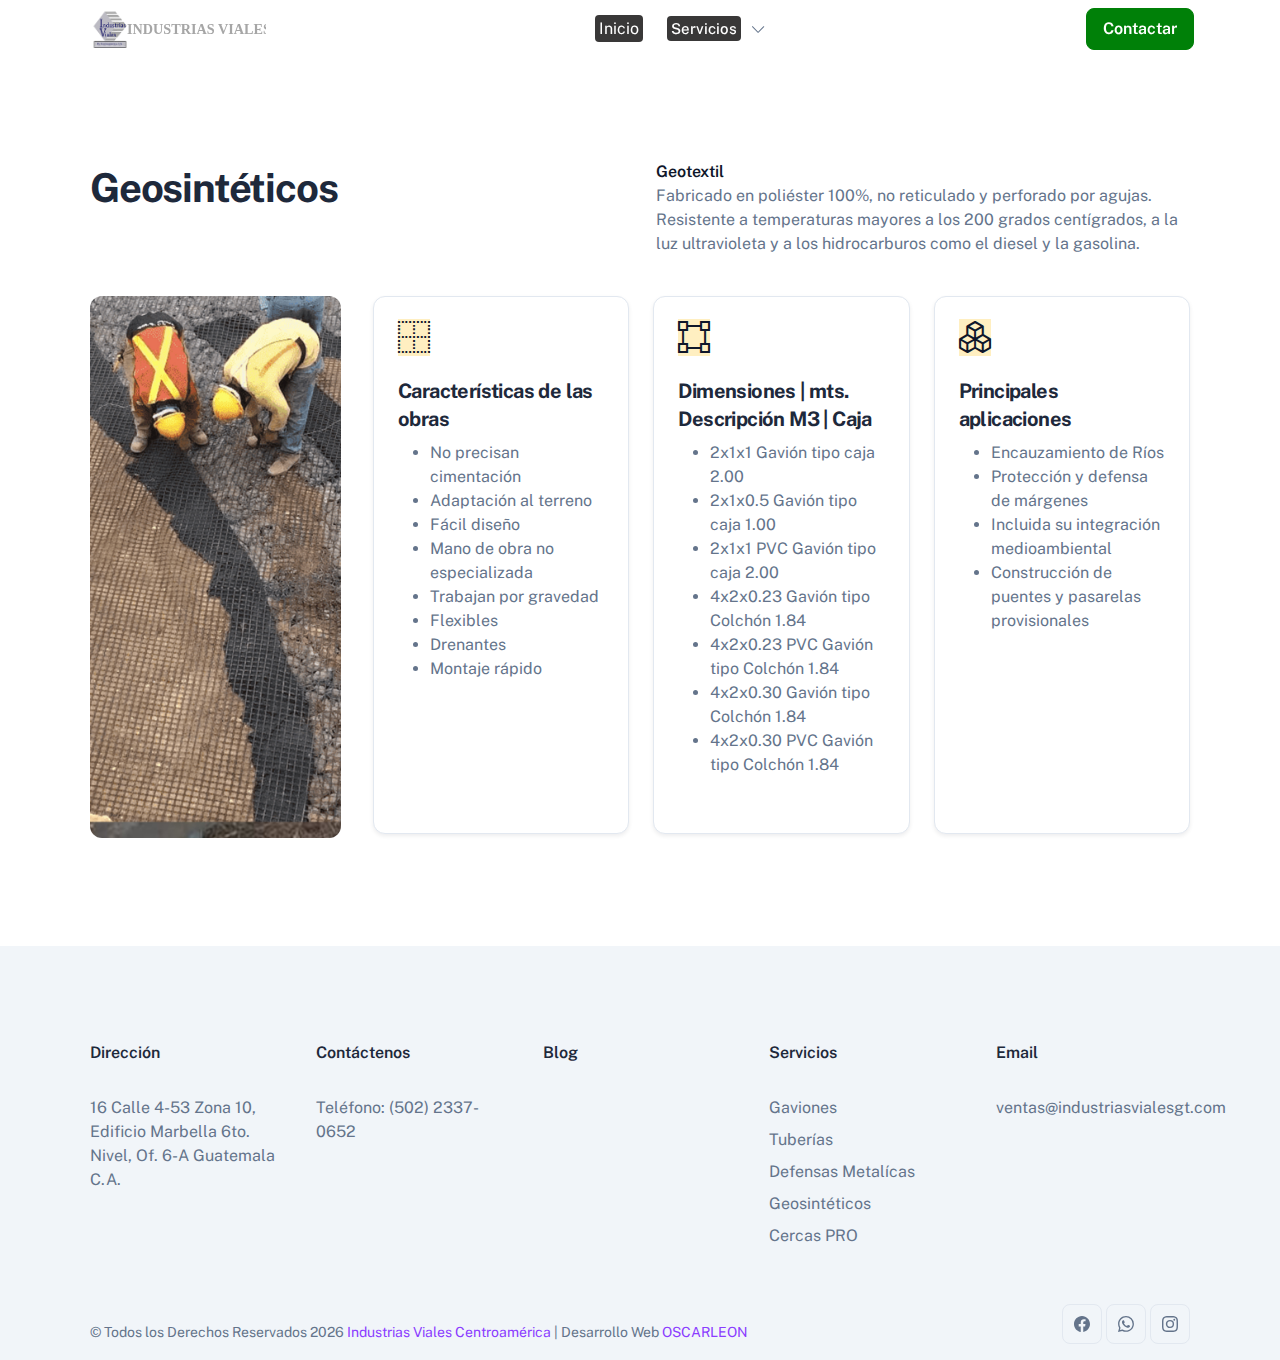
<file: geosintetico.html>
<html lang="en" data-bs-theme="light">

<head>
   <!-- Required meta tags -->
   <meta charset="utf-8">
   <meta name="viewport" content="width=device-width, initial-scale=1, shrink-to-fit=no">

   <title>GEOSINTÉTICOS | Industrias Viales Centroamérica</title>


   <link href="assets/libs/prismjs/themes/prism-okaidia.min.css" rel="stylesheet">
   <!-- Favicon icon-->
   <link rel="apple-touch-icon" sizes="180x180" href="assets/images/favicon/apple-touch-icon.png">
   <link rel="icon" type="image/png" sizes="32x32" href="assets/images/favicon/favicon-32x32.png">
   <link rel="icon" type="image/png" sizes="16x16" href="assets/images/favicon/favicon-16x16.png">
   <link rel="manifest" href="assets/images/favicon/site.webmanifest">
   <link rel="mask-icon" href="assets/images/favicon/block-safari-pinned-tab.svg" color="#8b3dff">
   <link rel="shortcut icon" href="assets/images/favicon/favicon.ico">
   <meta name="msapplication-TileColor" content="#8b3dff">
   <meta name="msapplication-config" content="assets/images/favicon/tile.xml">

   <!-- Color modes -->
   <script src="assets/js/vendors/color-modes.js"></script>

   <!-- Libs CSS -->
   <link href="assets/libs/simplebar/dist/simplebar.min.css" rel="stylesheet">
   <link href="assets/libs/bootstrap-icons/font/bootstrap-icons.min.css" rel="stylesheet">

   <!-- Scroll Cue -->
   <link rel="stylesheet" href="assets/libs/scrollcue/scrollCue.css">

   <!-- Box icons -->
   <link rel="stylesheet" href="assets/fonts/css/boxicons.min.css">
   <link rel="stylesheet" href="https://cdn.jsdelivr.net/npm/bootstrap-icons@1.11.3/font/bootstrap-icons.min.css">

   <!-- Theme CSS -->
   <link rel="stylesheet" href="assets/css/theme.min.css">


</head>

<body >
   
   <nav class="navbar navbar-expand-lg transparent navbar-transparent navbar-light navbar-clone fixed navbar-unstick bg-dark">
      <div class="container px-3">
         <a class="navbar-brand" href="index.html"><img src="assets/images/logo/logo-gris.svg" alt="" width="225px"></a>
         <button class="navbar-toggler offcanvas-nav-btn" type="button">
            <a class="navbar-brand" href="index.html"></a>
            <i class="bi bi-list"></i>
         </button>
         <div class="offcanvas offcanvas-start offcanvas-nav" style="width: 20rem">
            <div class="offcanvas-header">
               <a href="index.html" class="text-inverse"><img src="assets/images/logo/logo-gris.svg" alt="" width="125px"></a>
               <button type="button" class="btn-close" data-bs-dismiss="offcanvas" aria-label="Close"></button>
            </div>
            <div class="offcanvas-body pt-0 align-items-center">
               <ul class="navbar-nav mx-auto align-items-lg-center">
                  <!-- Inicio -->
                  <a class="nav-link" href="index.html">Inicio</a>
                   <!-- End Inicio -->
                  <!-- Servicios -->
                  <li class="nav-item dropdown dropdown-fullwidth">
                     <a class="nav-link dropdown-toggle" href="#" role="button" data-bs-toggle="dropdown"
                        aria-expanded="false">Servicios</a>
                     <div class="dropdown-menu p-4">
                        <div class="row row-cols-xl-6 row-cols-lg-5 row-cols-1 gx-lg-4">
                              <!-- Gaviones -->
                              <div class="col">
                                 <a class="dropdown-item d-block px-0 mb-lg-3" href="gaviones.html">
                                    <div class="rounded d-none d-lg-block mb-lg-2">
                                       <img class="w-100 rounded-2"
                                          src="assets/images/servicios-nav/gaviones.jpg" alt="">
                                    </div>
                                    <span>Gaviones</span>
                                 </a>
                              </div>
                              <!-- Tuberias -->
                              <div class="col">
                                 <a class="dropdown-item d-block px-0 mb-lg-3" href="tuberias.html">
                                    <div class="rounded d-none d-lg-block mb-lg-2">
                                       <img class="w-100 rounded-2"
                                          src="assets/images/servicios-nav/tuberias.jpg" alt="">
                                    </div>
                                    <span>Tuberías</span>
                                 </a>
                              </div>
                              <!-- Defensas Metalicas -->
                              <div class="col">
                                 <a class="dropdown-item d-block px-0 mb-lg-3" href="defensas-metalicas.html">
                                    <div class="rounded d-none d-lg-block mb-lg-2">
                                       <img class="w-100 rounded-2"
                                          src="assets/images/servicios-nav/defensas.jpg" alt="">
                                    </div>
                                    <span>Defensas Metálicas</span>
                                 </a>
                              </div>
                              <!-- Geosinteticos -->
                              <div class="col">
                                 <a class="dropdown-item d-block px-0 mb-lg-3" href="geosintetico.html">
                                    <div class="rounded d-none d-lg-block mb-lg-2">
                                       <img class="w-100 rounded-2"
                                          src="assets/images/servicios-nav/geosintetico.jpg" alt="">
                                    </div>
                                    <span>Geosintéticos</span>
                                 </a>
                              </div>
                              <!-- Cercas PRO -->
                              <div class="col">
                                 <a class="dropdown-item d-block px-0 mb-lg-3" href="cercas.html">
                                    <div class="rounded d-none d-lg-block mb-lg-2">
                                       <img class="w-100 rounded-2"
                                          src="assets/images/servicios-nav/cercamiento.jpg" alt="">
                                    </div>
                                    <span>Cercas PRO</span>
                                 </a>
                              </div>

                        </div>
                     </div>
                  </li>
                  <!-- End Servicios -->
               </ul>
               <div class="mt-3 mt-lg-0 d-flex align-items-center">
                  <!-- <a href="signin.html" class="btn btn-light mx-2">Login</a> -->
                  <a href="#" class="btn btn-success">Contactar</a>
               </div>
            </div>
         </div>
      </div>
   </nav>
   <!-- Navbar -->
   <header>
      <nav class="navbar navbar-expand-lg transparent navbar-transparent">
         <div class="container px-3">
            <a class="navbar-brand" href="index.html"><img src="assets/images/logo/logo-gris.svg" alt=""  width="180px"></a>
            <button class="navbar-toggler offcanvas-nav-btn" type="button">
               <i class="bi bi-list"></i>
            </button>
            <div class="offcanvas offcanvas-start offcanvas-nav" style="width: 20rem">
               <div class="offcanvas-header">
                  <a href="index.html" class="text-inverse"><img src="assets/images/logo/logo-gris.svg" alt="" width="150px"></a>
                  <button type="button" class="btn-close" data-bs-dismiss="offcanvas" aria-label="Close"></button>
               </div>
               <div class="offcanvas-body pt-0 align-items-center">
                  <ul class="navbar-nav mx-auto align-items-lg-center">
                     <!-- Inicio -->
                     <a class="nav-link" href="index.html"><span style="color: rgb(255, 255, 255); background-color: rgb(57, 56, 56); padding: 4; border-radius: 4px;">Inicio</span></a>
                     <!-- End Inicio -->
                     <!-- Servicios -->
                     <li class="nav-item dropdown dropdown-fullwidth">
                        <a class="nav-link dropdown-toggle" href="#" role="button" data-bs-toggle="dropdown"
                           aria-expanded="false"><span style="color: rgb(255, 255, 255); background-color: rgb(57, 56, 56); padding: 4; border-radius: 4px;">Servicios</span></a>
                        <div class="dropdown-menu p-4">
                           <div class="row row-cols-xl-5 row-cols-lg-5 row-cols-1 gx-lg-4">
                              <!-- Gaviones -->
                              <div class="col">
                                 <a class="dropdown-item d-block px-0 mb-lg-3" href="gaviones.html">
                                    <div class="rounded d-none d-lg-block mb-lg-2">
                                       <img class="w-100 rounded-2"
                                          src="assets/images/servicios-nav/gaviones.jpg" alt="">
                                    </div>
                                    <span>Gaviones</span>
                                 </a>
                              </div>
                              <!-- Tuberias -->
                              <div class="col">
                                 <a class="dropdown-item d-block px-0 mb-lg-3" href="tuberias.html">
                                    <div class="rounded d-none d-lg-block mb-lg-2">
                                       <img class="w-100 rounded-2"
                                          src="assets/images/servicios-nav/tuberias.jpg" alt="">
                                    </div>
                                    <span>Tuberías</span>
                                 </a>
                              </div>
                              <!-- Defensas Metalicas -->
                              <div class="col">
                                 <a class="dropdown-item d-block px-0 mb-lg-3" href="defensas-metalicas.html">
                                    <div class="rounded d-none d-lg-block mb-lg-2">
                                       <img class="w-100 rounded-2"
                                          src="assets/images/servicios-nav/defensas.jpg" alt="">
                                    </div>
                                    <span>Defensas Metálicas</span>
                                 </a>
                              </div>
                              <!-- Geosinteticos -->
                              <div class="col">
                                 <a class="dropdown-item d-block px-0 mb-lg-3" href="geosintetico.html">
                                    <div class="rounded d-none d-lg-block mb-lg-2">
                                       <img class="w-100 rounded-2"
                                          src="assets/images/servicios-nav/geosintetico.jpg" alt="">
                                    </div>
                                    <span>Geosintéticos</span>
                                 </a>
                              </div>
                              <!-- Cercas PRO -->
                              <div class="col">
                                 <a class="dropdown-item d-block px-0 mb-lg-3" href="cercas.html">
                                    <div class="rounded d-none d-lg-block mb-lg-2">
                                       <img class="w-100 rounded-2"
                                          src="assets/images/servicios-nav/cercamiento.jpg" alt="">
                                    </div>
                                    <span>Cercas PRO</span>
                                 </a>
                              </div>

                           </div>
                        </div>
                     </li>
                     <!-- End Servicios -->

                  </ul>
                  <div class="mt-3 mt-lg-0 d-flex align-items-center">
                     <!-- <a href="signin.html" class="btn btn-light mx-2">Blog</a> -->
                     <a href="#" class="btn btn-success">Contactar</a>
                  </div>
               </div>
            </div>
         </div>
      </nav>
   </header>

   <main>
<!--hero section start-->
<!-- <div class="py-9"></div> -->
<section>
   <div class="py-9"></div>
   <!--Logo section start-->
   <div class="container">
      <div class="row mb-6">
         <div class="col-xl-5">
            <div>
               <h1 class="mb-0">Geosintéticos</h1>
            </div>
         </div>
         <div class="offset-xl-1 col-xl-6">
            <div>
               <p class="mb-0">
                  <span class="text-dark fw-semibold">Geotextil</span><br>
                  Fabricado en poliéster 100%, no reticulado y perforado por agujas. Resistente a temperaturas mayores a los 200 grados centígrados, a la luz ultravioleta y a los hidrocarburos como el diesel y la gasolina.
               </p>
            </div>
         </div>
      </div>
      <div class="row gy-4">
         <div class="col-xl-3">
            <div class="card border-0 h-100" data-bs-theme="light">
               <img src="assets/images/servicios/geosintetico.jpg" alt="" class="rounded-3 img-fluid w-100 object-fit-cover horizontal-img" />
               <div class="card-img-overlay" style="background-color: rgb(30, 41, 59,)">
                  <div class="position-absolute bottom-0 start-0 end-0 p-4">
                     <!-- <h3>SEO Services</h3> -->
                     <!-- <p class="text-white-stick">Our SEO services are tailored to meet the unique needs of your business,.</p> -->
                     <!-- <a href="#" class="btn btn-primary">All SEO services</a> -->
                  </div>
               </div>
            </div>
         </div>
         <div class="col-xl-9">
            <div class="row gx-4 gy-4">
               <!-- #1 -->
               <div class="col-lg-4 col-md-6 col-12">
                  <div class="card shadow-sm card-lift h-100">
                     <div class="card-body">
                        <div class="mb-4">
                           <i class="bi bi-border" style="font-size: 32px; background-color: #ffefc1; color: #0f172a;"></i>
                        </div>
                        <h3 class="fs-4">Características de las obras</h3>
                        <p class="mb-0">
                           <ul>
                              <li>No precisan cimentación</li>
                              <li>Adaptación al terreno</li>
                              <li>Fácil diseño</li>
                              <li>Mano de obra no especializada</li>
                              <li>Trabajan por gravedad</li>
                              <li>Flexibles</li>
                              <li>Drenantes</li>
                              <li>Montaje rápido</li>
                           </ul>
                        </p>
                        <div>
                           <a href="#" class="text-reset mt-3 d-inline-flex gap-2 align-items-center icon-link icon-link-hover">
                           </a>
                        </div>
                     </div>
                  </div>
               </div>
               <!-- #2 -->
               <div class="col-lg-4 col-md-6 col-12">
                  <div class="card shadow-sm card-lift h-100">
                     <div class="card-body">
                        <div class="mb-4">
                           <i class="bi bi-bounding-box" style="font-size: 32px; background-color: #ffefc1; color: #0f172a;"></i>
                        </div>
                        <h3 class="fs-4">Dimensiones | mts. Descripción M3 | Caja</h3>
                        <p class="mb-0">
                           <ul>
                              <li>2x1x1 Gavión tipo caja 2.00</li>
                              <li>2x1x0.5 Gavión tipo caja 1.00</li>
                              <li>2x1x1 PVC Gavión tipo caja 2.00</li>
                              <li>4x2x0.23 Gavión tipo Colchón 1.84</li>
                              <li>4x2x0.23 PVC Gavión tipo Colchón 1.84</li>
                              <li>4x2x0.30 Gavión tipo Colchón 1.84</li>
                              <li>4x2x0.30 PVC Gavión tipo Colchón 1.84</li>
                           </ul>
                        </p>
                        <div>
                           <a href="#" class="text-reset mt-3 d-inline-flex gap-2 align-items-center icon-link icon-link-hover">
                           </a>
                        </div>
                     </div>
                  </div>
               </div>
               <!-- #3 -->
               <div class="col-lg-4 col-md-6 col-12">
                  <div class="card shadow-sm card-lift h-100">
                     <div class="card-body">
                        <div class="mb-4">
                           <i class="bi bi-boxes" style="font-size: 32px; background-color: #ffefc1; color: #0f172a;"></i>
                        </div>
                        <h3 class="fs-4">Principales aplicaciones</h3>
                        <p class="mb-0">
                           <ul>
                              <li>Encauzamiento de Ríos</li>
                              <li>Protección y defensa de márgenes</li>
                              <li>Incluida su integración medioambiental</li>
                              <li>Construcción de puentes y pasarelas provisionales</li>
                           </ul>
                        </p>
                        <div>
                           <a href="#" class="text-reset mt-3 d-inline-flex gap-2 align-items-center icon-link icon-link-hover">
                        </div>
                     </div>
                  </div>
               </div>
            </div>
         </div>
      </div>
   </div>
</section>
<!-- Portafolio -->
 
 <!-- End Portafolio -->

<!--About me end-->
   </main>
   <footer class="bg-light">
      <div class="container">
         <!-- Footer 4 column -->
         <div class="row mb-0">
            <div class="col-xl-4 col-lg-5 col-md-7">
               <div>
                  <div class="mb-0">
                     <a href="#">
                       
                     </a>
                  </div>
                  <p class="mb-0"></p>
               </div>
            </div>
            <div class="offset-xl-3 col-xl-5 col-md-5">
            </div>
         </div>

         <div class="row row-cols-1 row-cols-lg-5" id="ft-links">
            <div class="col">
               <div class="position-relative">
                  <div class="mb-3 pb-2 d-flex justify-content-between border-bottom border-bottom-lg-0">
                     <h5>Dirección</h5>
                     <a class="d-block d-lg-none stretched-link text-inherit" data-bs-toggle="collapse"
                        href="#collapseLanding" role="button" aria-expanded="false" aria-controls="collapseLanding">
                        <i class="bi bi-chevron-down"></i>
                     </a>
                  </div>
                  <div class="collapse d-lg-block" id="collapseLanding" data-bs-parent="#ft-links">
                     <ul class="list-unstyled mb-0 py-3 py-lg-0">
                        <li class="mb-2">
                           <a href="../index.html" class="text-decoration-none text-reset">
                              16 Calle 4-53 Zona 10, Edificio Marbella 6to. Nivel, Of. 6-A Guatemala C.A.</a>
                        </li>
                     </ul>
                  </div>
               </div>
            </div>
            <div class="col">
               <div>
                  <div
                     class="mb-3 pb-2 d-flex justify-content-between border-bottom border-bottom-lg-0 position-relative">
                     <h5>Contáctenos</h5>
                     <a class="d-block d-lg-none stretched-link text-inherit" data-bs-toggle="collapse"
                        href="#collapseAccounts" role="button" aria-expanded="false" aria-controls="collapseAccounts">
                        <i class="bi bi-chevron-down"></i>
                     </a>
                  </div>
                  <div class="collapse d-lg-block" id="collapseAccounts" data-bs-parent="#ft-links">
                     <ul class="list-unstyled mb-0 py-3 py-lg-0">
                        <li class="mb-2">
                           <a href="../signup.html" class="text-decoration-none text-reset">Teléfono: (502) 2337-0652</a>
                        </li>
                     </ul>
                  </div>
               </div>
            </div>
            <div class="col">
               <div class="mb-3 pb-2 d-flex justify-content-between border-bottom border-bottom-lg-0 position-relative">
                  <h5>Blog</h5>
                  <a class="d-block d-lg-none stretched-link text-inherit" data-bs-toggle="collapse"
                     href="#collapseCompany " role="button" aria-expanded="false" aria-controls="collapseCompany ">
                     <i class="bi bi-chevron-down"></i>
                  </a>
               </div>
               <div class="collapse d-lg-block" id="collapseCompany" data-bs-parent="#ft-links">
                  <ul class="list-unstyled mb-0 py-3 py-lg-0">
                  </ul>
               </div>
            </div>
            <div class="col">
               <div class="mb-3 pb-2 d-flex justify-content-between border-bottom border-bottom-lg-0 position-relative">
                  <h5>Servicios</h5>
                  <a class="d-block d-lg-none stretched-link text-inherit" data-bs-toggle="collapse"
                     href="#collapseCommunity " role="button" aria-expanded="false" aria-controls="collapseCommunity ">
                     <i class="bi bi-chevron-down"></i>
                  </a>
               </div>
               <div class="collapse d-lg-block" id="collapseCommunity" data-bs-parent="#ft-links">
                  <ul class="list-unstyled mb-0 py-3 py-lg-0">
                     <li class="mb-2">
                        <a href="../index.html" class="text-decoration-none text-reset">Gaviones</a>
                     </li>
                     <li class="mb-2">
                        <a href="../index.html" class="text-decoration-none text-reset">Tuberías</a>
                     </li>
                     <li class="mb-2">
                        <a href="../index.html" class="text-decoration-none text-reset">Defensas Metalícas</a>
                     </li>
                     <li class="mb-2">
                        <a href="../index.html" class="text-decoration-none text-reset">Geosintéticos</a>
                     </li>
                     <li class="mb-2">
                        <a href="../index.html" class="text-decoration-none text-reset">Cercas PRO</a>
                     </li>
                  </ul>
               </div>
            </div>
            <div class="col">
               <div class="mb-3 pb-2 d-flex justify-content-between border-bottom border-bottom-lg-0 position-relative">
                  <h5>Email</h5>
                  <a class="d-block d-lg-none stretched-link text-inherit" data-bs-toggle="collapse"
                     href="#collapseResources" role="button" aria-expanded="false" aria-controls="collapseResources">
                     <i class="bi bi-chevron-down"></i>
                  </a>
               </div>
               <div class="collapse d-lg-block" id="collapseResources" data-bs-parent="#ft-links">
                  <ul class="list-unstyled mb-0 py-3 py-lg-0">
                     <li class="mb-2">
                        <a href="../docs/index.html" class="text-decoration-none text-reset">ventas@industriasvialesgt.com</a>
                     </li>
                  </ul>
               </div>
            </div>
         </div>
      </div>
      <div class="container mt-7 mb-0">
         <div class="row align-items-center">
            <div class="col-md-9">
               <div class="small mb-3 mb-lg-0">
                  © Todos los Derechos Reservados <span id="currentYear"></span>

                  <span class="text-primary"><a href="#">Industrias Viales Centroamérica</a></span>
                  | Desarrollo Web
                  <span class="text-primary"><a href="https://oscarleon.app/" target="_blank">OSCARLEON</a></span>
               </div>
            </div>
            <div class="col-md-3">
               <div class="text-md-end mb-3">
                  <!-- Facebook -->
                  <a href="https://www.facebook.com/industriasviales/" class="text-reset btn btn-facebook btn-icon">
                     <svg xmlns="http://www.w3.org/2000/svg" width="16" height="16" fill="currentColor"
                        class="bi bi-facebook" viewBox="0 0 16 16">
                        <path
                           d="M16 8.049c0-4.446-3.582-8.05-8-8.05C3.58 0-.002 3.603-.002 8.05c0 4.017 2.926 7.347 6.75 7.951v-5.625h-2.03V8.05H6.75V6.275c0-2.017 1.195-3.131 3.022-3.131.876 0 1.791.157 1.791.157v1.98h-1.009c-.993 0-1.303.621-1.303 1.258v1.51h2.218l-.354 2.326H9.25V16c3.824-.604 6.75-3.934 6.75-7.951z" />
                     </svg>
                  </a>
                  <!-- WhatsApp -->
                  <a href="#!" class="text-reset btn btn-whatsapp btn-icon">
                     <svg xmlns="http://www.w3.org/2000/svg" width="16" height="16" fill="currentColor" class="bi bi-whatsapp" viewBox="0 0 16 16">
                        <path d="M13.601 2.326A7.85 7.85 0 0 0 7.994 0C3.627 0 .068 3.558.064 7.926c0 1.399.366 2.76 1.057 3.965L0 16l4.204-1.102a7.9 7.9 0 0 0 3.79.965h.004c4.368 0 7.926-3.558 7.93-7.93A7.9 7.9 0 0 0 13.6 2.326zM7.994 14.521a6.6 6.6 0 0 1-3.356-.92l-.24-.144-2.494.654.666-2.433-.156-.251a6.56 6.56 0 0 1-1.007-3.505c0-3.626 2.957-6.584 6.591-6.584a6.56 6.56 0 0 1 4.66 1.931 6.56 6.56 0 0 1 1.928 4.66c-.004 3.639-2.961 6.592-6.592 6.592m3.615-4.934c-.197-.099-1.17-.578-1.353-.646-.182-.065-.315-.099-.445.099-.133.197-.513.646-.627.775-.114.133-.232.148-.43.05-.197-.1-.836-.308-1.592-.985-.59-.525-.985-1.175-1.103-1.372-.114-.198-.011-.304.088-.403.087-.088.197-.232.296-.346.1-.114.133-.198.198-.33.065-.134.034-.248-.015-.347-.05-.099-.445-1.076-.612-1.47-.16-.389-.323-.335-.445-.34-.114-.007-.247-.007-.38-.007a.73.73 0 0 0-.529.247c-.182.198-.691.677-.691 1.654s.71 1.916.81 2.049c.098.133 1.394 2.132 3.383 2.992.47.205.84.326 1.129.418.475.152.904.129 1.246.08.38-.058 1.171-.48 1.338-.943.164-.464.164-.86.114-.943-.049-.084-.182-.133-.38-.232"/>
                      </svg>
                  </a>
                  <!-- Instagram -->
                  <a href="https://www.instagram.com/industriasviales/" class="text-reset btn btn-instagram btn-icon">
                     <svg xmlns="http://www.w3.org/2000/svg" width="16" height="16" fill="currentColor"
                        class="bi bi-instagram" viewBox="0 0 16 16">
                        <path
                           d="M8 0C5.829 0 5.556.01 4.703.048 3.85.088 3.269.222 2.76.42a3.917 3.917 0 0 0-1.417.923A3.927 3.927 0 0 0 .42 2.76C.222 3.268.087 3.85.048 4.7.01 5.555 0 5.827 0 8.001c0 2.172.01 2.444.048 3.297.04.852.174 1.433.372 1.942.205.526.478.972.923 1.417.444.445.89.719 1.416.923.51.198 1.09.333 1.942.372C5.555 15.99 5.827 16 8 16s2.444-.01 3.298-.048c.851-.04 1.434-.174 1.943-.372a3.916 3.916 0 0 0 1.416-.923c.445-.445.718-.891.923-1.417.197-.509.332-1.09.372-1.942C15.99 10.445 16 10.173 16 8s-.01-2.445-.048-3.299c-.04-.851-.175-1.433-.372-1.941a3.926 3.926 0 0 0-.923-1.417A3.911 3.911 0 0 0 13.24.42c-.51-.198-1.092-.333-1.943-.372C10.443.01 10.172 0 7.998 0h.003zm-.717 1.442h.718c2.136 0 2.389.007 3.232.046.78.035 1.204.166 1.486.275.373.145.64.319.92.599.28.28.453.546.598.92.11.281.24.705.275 1.485.039.843.047 1.096.047 3.231s-.008 2.389-.047 3.232c-.035.78-.166 1.203-.275 1.485a2.47 2.47 0 0 1-.599.919c-.28.28-.546.453-.92.598-.28.11-.704.24-1.485.276-.843.038-1.096.047-3.232.047s-2.39-.009-3.233-.047c-.78-.036-1.203-.166-1.485-.276a2.478 2.478 0 0 1-.92-.598 2.48 2.48 0 0 1-.6-.92c-.109-.281-.24-.705-.275-1.485-.038-.843-.046-1.096-.046-3.233 0-2.136.008-2.388.046-3.231.036-.78.166-1.204.276-1.486.145-.373.319-.64.599-.92.28-.28.546-.453.92-.598.282-.11.705-.24 1.485-.276.738-.034 1.024-.044 2.515-.045v.002zm4.988 1.328a.96.96 0 1 0 0 1.92.96.96 0 0 0 0-1.92zm-4.27 1.122a4.109 4.109 0 1 0 0 8.217 4.109 4.109 0 0 0 0-8.217zm0 1.441a2.667 2.667 0 1 1 0 5.334 2.667 2.667 0 0 1 0-5.334z" />
                     </svg>
                  </a>
               </div>
            </div>
         </div>
      </div>
   </footer>
                                                                                                                                                               
   <!-- Scroll top -->
   <div class="btn-scroll-top">
      <svg class="progress-square svg-content" width="100%" height="100%" viewBox="0 0 40 40">
         <path
            d="M8 1H32C35.866 1 39 4.13401 39 8V32C39 35.866 35.866 39 32 39H8C4.13401 39 1 35.866 1 32V8C1 4.13401 4.13401 1 8 1Z"
            style="transition: stroke-dashoffset 10ms linear 0s; stroke-dasharray: 139.989, 139.989; stroke-dashoffset: 139.989;">
         </path>
      </svg>
   </div>
   <!-- Libs JS -->
   <script src="assets/libs/bootstrap/dist/js/bootstrap.bundle.min.js"></script>
   <script src="assets/libs/simplebar/dist/simplebar.min.js"></script>
   <script src="assets/libs/headhesive/dist/headhesive.min.js"></script>

   <!-- Theme JS -->
   <script src="assets/js/theme.min.js"></script>

   <script src="assets/libs/prismjs/prism.js"></script>
   <script src="assets/libs/prismjs/components/prism-scss.min.js"></script>
   <script src="assets/libs/prismjs/plugins/toolbar/prism-toolbar.min.js"></script>
   <script src="assets/libs/prismjs/plugins/copy-to-clipboard/prism-copy-to-clipboard.min.js"></script>

   <script src="assets/libs/scrollcue/scrollCue.min.js"></script>
   <script src="assets/js/vendors/scrollcue.js"></script>
   <script src="assets/libs/jarallax/dist/jarallax.min.js"></script>
   <script src="assets/js/vendors/jarallax.js"></script>
   <script>
      const currentYear = new Date().getFullYear();
      document.getElementById('currentYear').textContent = currentYear;
    </script>
</body>
</html>
</file>
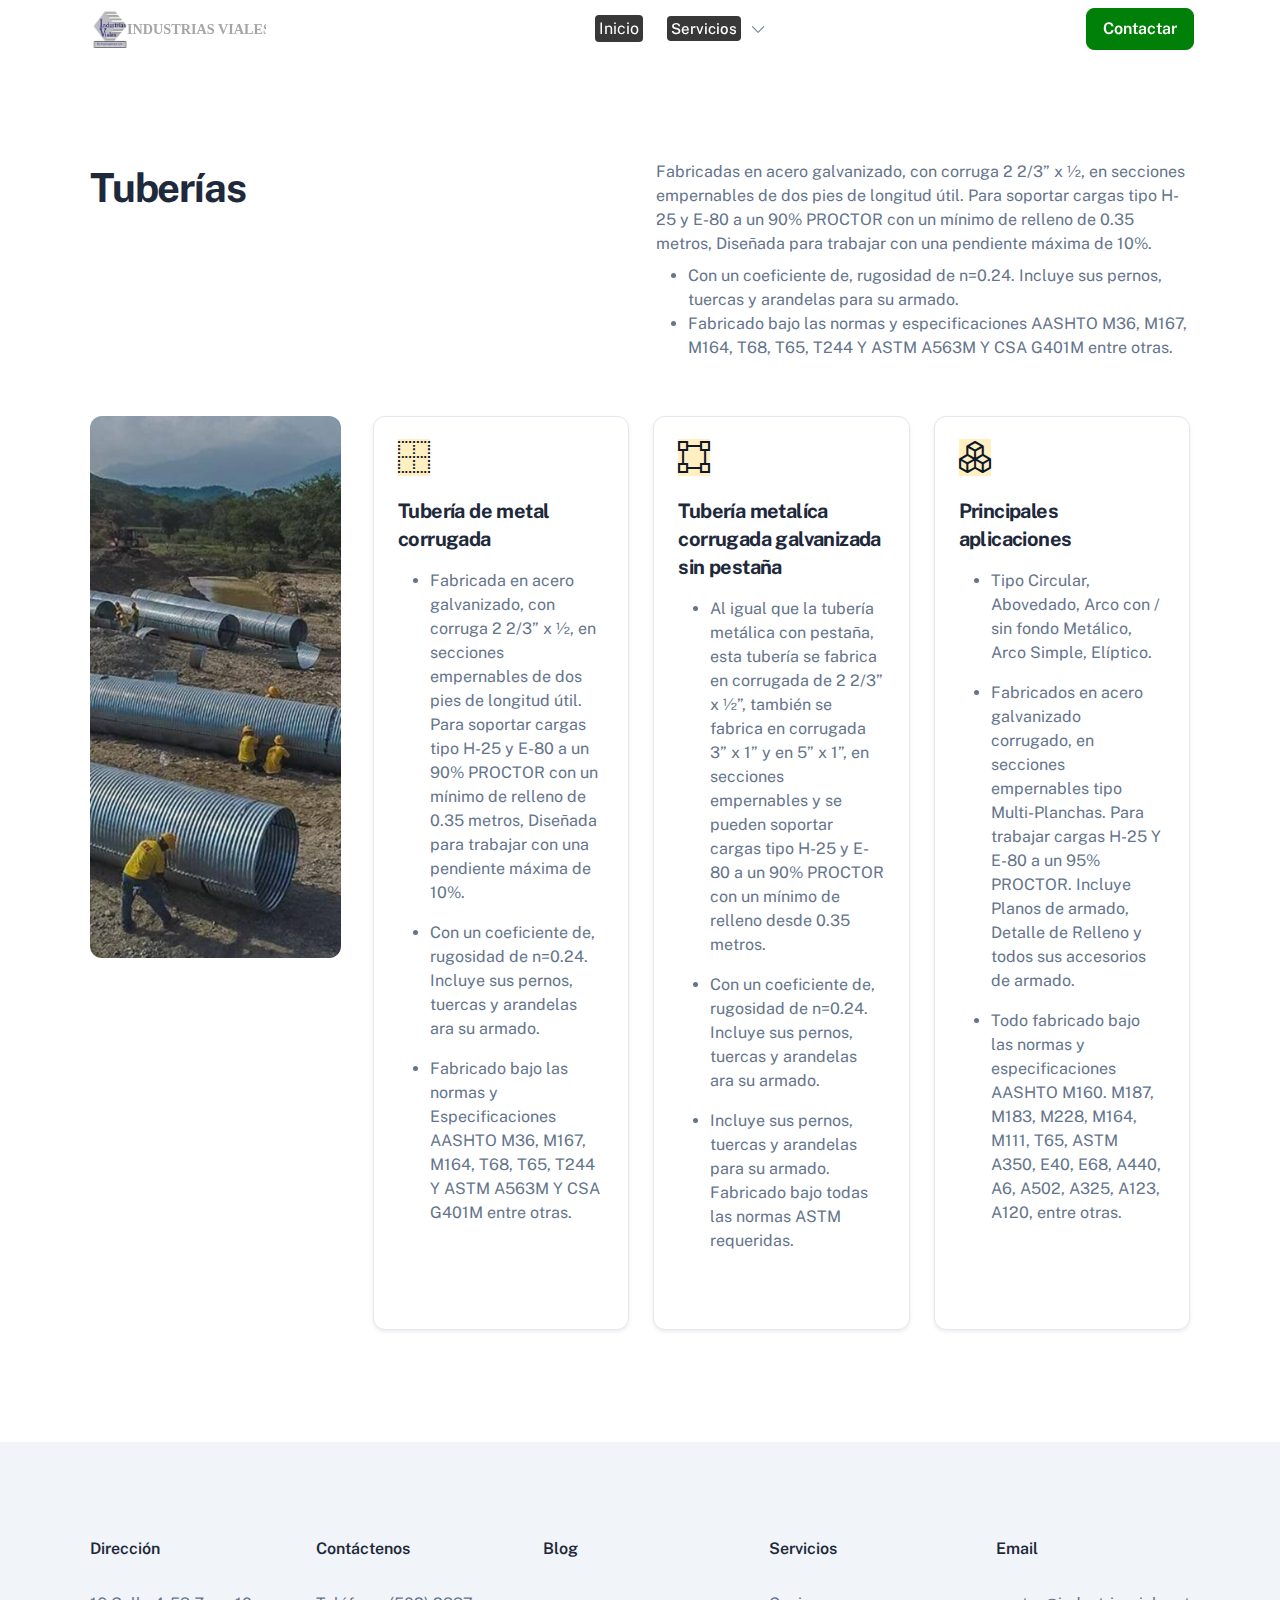
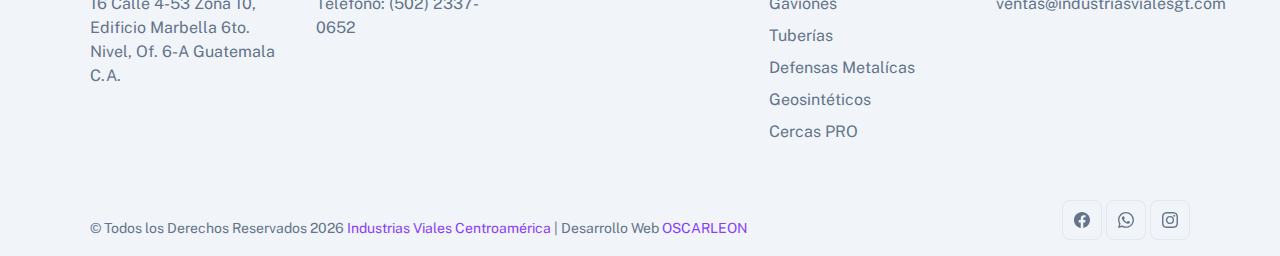
<file: tuberias.html>
<html lang="en" data-bs-theme="light">

<head>
   <!-- Required meta tags -->
   <meta charset="utf-8">
   <meta name="viewport" content="width=device-width, initial-scale=1, shrink-to-fit=no">

   <title>TUBERÍAS | Industrias Viales Centroamérica</title>


   <link href="assets/libs/prismjs/themes/prism-okaidia.min.css" rel="stylesheet">
   <!-- Favicon icon-->
   <link rel="apple-touch-icon" sizes="180x180" href="assets/images/favicon/apple-touch-icon.png">
   <link rel="icon" type="image/png" sizes="32x32" href="assets/images/favicon/favicon-32x32.png">
   <link rel="icon" type="image/png" sizes="16x16" href="assets/images/favicon/favicon-16x16.png">
   <link rel="manifest" href="assets/images/favicon/site.webmanifest">
   <link rel="mask-icon" href="assets/images/favicon/block-safari-pinned-tab.svg" color="#8b3dff">
   <link rel="shortcut icon" href="assets/images/favicon/favicon.ico">
   <meta name="msapplication-TileColor" content="#8b3dff">
   <meta name="msapplication-config" content="assets/images/favicon/tile.xml">

   <!-- Color modes -->
   <script src="assets/js/vendors/color-modes.js"></script>

   <!-- Libs CSS -->
   <link href="assets/libs/simplebar/dist/simplebar.min.css" rel="stylesheet">
   <link href="assets/libs/bootstrap-icons/font/bootstrap-icons.min.css" rel="stylesheet">

   <!-- Scroll Cue -->
   <link rel="stylesheet" href="assets/libs/scrollcue/scrollCue.css">

   <!-- Box icons -->
   <link rel="stylesheet" href="assets/fonts/css/boxicons.min.css">
   <link rel="stylesheet" href="https://cdn.jsdelivr.net/npm/bootstrap-icons@1.11.3/font/bootstrap-icons.min.css">

   <!-- Theme CSS -->
   <link rel="stylesheet" href="assets/css/theme.min.css">


</head>

<body >
   
   <nav class="navbar navbar-expand-lg transparent navbar-transparent navbar-light navbar-clone fixed navbar-unstick bg-dark">
      <div class="container px-3">
         <a class="navbar-brand" href="index.html"><img src="assets/images/logo/logo-gris.svg" alt="" width="225px"></a>
         <button class="navbar-toggler offcanvas-nav-btn" type="button">
            <a class="navbar-brand" href="index.html"></a>
            <i class="bi bi-list"></i>
         </button>
         <div class="offcanvas offcanvas-start offcanvas-nav" style="width: 20rem">
            <div class="offcanvas-header">
               <a href="index.html" class="text-inverse"><img src="assets/images/logo/logo-gris.svg" alt="" width="125px"></a>
               <button type="button" class="btn-close" data-bs-dismiss="offcanvas" aria-label="Close"></button>
            </div>
            <div class="offcanvas-body pt-0 align-items-center">
               <ul class="navbar-nav mx-auto align-items-lg-center">
                  <!-- Inicio -->
                  <a class="nav-link" href="index.html">Inicio</a>
                   <!-- End Inicio -->
                  <!-- Servicios -->
                  <li class="nav-item dropdown dropdown-fullwidth">
                     <a class="nav-link dropdown-toggle" href="#" role="button" data-bs-toggle="dropdown"
                        aria-expanded="false">Servicios</a>
                     <div class="dropdown-menu p-4">
                        <div class="row row-cols-xl-6 row-cols-lg-5 row-cols-1 gx-lg-4">
                              <!-- Gaviones -->
                              <div class="col">
                                 <a class="dropdown-item d-block px-0 mb-lg-3" href="gaviones.html">
                                    <div class="rounded d-none d-lg-block mb-lg-2">
                                       <img class="w-100 rounded-2"
                                          src="assets/images/servicios-nav/gaviones.jpg" alt="">
                                    </div>
                                    <span>Gaviones</span>
                                 </a>
                              </div>
                              <!-- Tuberias -->
                              <div class="col">
                                 <a class="dropdown-item d-block px-0 mb-lg-3" href="tuberias.html">
                                    <div class="rounded d-none d-lg-block mb-lg-2">
                                       <img class="w-100 rounded-2"
                                          src="assets/images/servicios-nav/tuberias.jpg" alt="">
                                    </div>
                                    <span>Tuberías</span>
                                 </a>
                              </div>
                              <!-- Defensas Metalicas -->
                              <div class="col">
                                 <a class="dropdown-item d-block px-0 mb-lg-3" href="defensas-metalicas.html">
                                    <div class="rounded d-none d-lg-block mb-lg-2">
                                       <img class="w-100 rounded-2"
                                          src="assets/images/servicios-nav/defensas.jpg" alt="">
                                    </div>
                                    <span>Defensas Metálicas</span>
                                 </a>
                              </div>
                              <!-- Geosinteticos -->
                              <div class="col">
                                 <a class="dropdown-item d-block px-0 mb-lg-3" href="geosintetico.html">
                                    <div class="rounded d-none d-lg-block mb-lg-2">
                                       <img class="w-100 rounded-2"
                                          src="assets/images/servicios-nav/geosintetico.jpg" alt="">
                                    </div>
                                    <span>Geosintéticos</span>
                                 </a>
                              </div>
                              <!-- Cercas PRO -->
                              <div class="col">
                                 <a class="dropdown-item d-block px-0 mb-lg-3" href="cercas.html">
                                    <div class="rounded d-none d-lg-block mb-lg-2">
                                       <img class="w-100 rounded-2"
                                          src="assets/images/servicios-nav/cercamiento.jpg" alt="">
                                    </div>
                                    <span>Cercas PRO</span>
                                 </a>
                              </div>

                        </div>
                     </div>
                  </li>
                  <!-- End Servicios -->
               </ul>
               <div class="mt-3 mt-lg-0 d-flex align-items-center">
                  <!-- <a href="signin.html" class="btn btn-light mx-2">Login</a> -->
                  <a href="#" class="btn btn-success">Contactar</a>
               </div>
            </div>
         </div>
      </div>
   </nav>
   <!-- Navbar -->
   <header>
      <nav class="navbar navbar-expand-lg transparent navbar-transparent">
         <div class="container px-3">
            <a class="navbar-brand" href="index.html"><img src="assets/images/logo/logo-gris.svg" alt=""  width="180px"></a>
            <button class="navbar-toggler offcanvas-nav-btn" type="button">
               <i class="bi bi-list"></i>
            </button>
            <div class="offcanvas offcanvas-start offcanvas-nav" style="width: 20rem">
               <div class="offcanvas-header">
                  <a href="index.html" class="text-inverse"><img src="assets/images/logo/logo-gris.svg" alt="" width="150px"></a>
                  <button type="button" class="btn-close" data-bs-dismiss="offcanvas" aria-label="Close"></button>
               </div>
               <div class="offcanvas-body pt-0 align-items-center">
                  <ul class="navbar-nav mx-auto align-items-lg-center">
                     <!-- Inicio -->
                     <a class="nav-link" href="index.html"><span style="color: rgb(255, 255, 255); background-color: rgb(57, 56, 56); padding: 4; border-radius: 4px;">Inicio</span></a>
                     <!-- End Inicio -->
                     <!-- Servicios -->
                     <li class="nav-item dropdown dropdown-fullwidth">
                        <a class="nav-link dropdown-toggle" href="#" role="button" data-bs-toggle="dropdown"
                           aria-expanded="false"><span style="color: rgb(255, 255, 255); background-color: rgb(57, 56, 56); padding: 4; border-radius: 4px;">Servicios</span></a>
                        <div class="dropdown-menu p-4">
                           <div class="row row-cols-xl-5 row-cols-lg-5 row-cols-1 gx-lg-4">
                              <!-- Gaviones -->
                              <div class="col">
                                 <a class="dropdown-item d-block px-0 mb-lg-3" href="gaviones.html">
                                    <div class="rounded d-none d-lg-block mb-lg-2">
                                       <img class="w-100 rounded-2"
                                          src="assets/images/servicios-nav/gaviones.jpg" alt="">
                                    </div>
                                    <span>Gaviones</span>
                                 </a>
                              </div>
                              <!-- Tuberias -->
                              <div class="col">
                                 <a class="dropdown-item d-block px-0 mb-lg-3" href="tuberias.html">
                                    <div class="rounded d-none d-lg-block mb-lg-2">
                                       <img class="w-100 rounded-2"
                                          src="assets/images/servicios-nav/tuberias.jpg" alt="">
                                    </div>
                                    <span>Tuberías</span>
                                 </a>
                              </div>
                              <!-- Defensas Metalicas -->
                              <div class="col">
                                 <a class="dropdown-item d-block px-0 mb-lg-3" href="defensas-metalicas.html">
                                    <div class="rounded d-none d-lg-block mb-lg-2">
                                       <img class="w-100 rounded-2"
                                          src="assets/images/servicios-nav/defensas.jpg" alt="">
                                    </div>
                                    <span>Defensas Metálicas</span>
                                 </a>
                              </div>
                              <!-- Geosinteticos -->
                              <div class="col">
                                 <a class="dropdown-item d-block px-0 mb-lg-3" href="geosintetico.html">
                                    <div class="rounded d-none d-lg-block mb-lg-2">
                                       <img class="w-100 rounded-2"
                                          src="assets/images/servicios-nav/geosintetico.jpg" alt="">
                                    </div>
                                    <span>Geosintéticos</span>
                                 </a>
                              </div>
                              <!-- Cercas PRO -->
                              <div class="col">
                                 <a class="dropdown-item d-block px-0 mb-lg-3" href="cercas.html">
                                    <div class="rounded d-none d-lg-block mb-lg-2">
                                       <img class="w-100 rounded-2"
                                          src="assets/images/servicios-nav/cercamiento.jpg" alt="">
                                    </div>
                                    <span>Cercas PRO</span>
                                 </a>
                              </div>

                           </div>
                        </div>
                     </li>
                     <!-- End Servicios -->

                  </ul>
                  <div class="mt-3 mt-lg-0 d-flex align-items-center">
                     <!-- <a href="signin.html" class="btn btn-light mx-2">Blog</a> -->
                     <a href="#" class="btn btn-success">Contactar</a>
                  </div>
               </div>
            </div>
         </div>
      </nav>
   </header>

   <main>
<!--hero section start-->
<!-- <div class="py-9"></div> -->
<section>
   <div class="py-9"></div>
   <!--Logo section start-->
   <div class="container">
      <div class="row mb-6">
         <div class="col-xl-5">
            <div>
               <h1 class="mb-0">Tuberías</h1>
            </div>
         </div>
         <div class="offset-xl-1 col-xl-6">
            <div>
               <p class="mb-0">
                  Fabricadas en acero galvanizado, con corruga 2 2/3” x ½, en secciones empernables de dos pies de longitud útil. Para soportar cargas tipo H-25 y E-80 a un 90% PROCTOR con un mínimo de relleno de 0.35 metros, Diseñada para trabajar con una pendiente máxima de 10%.
               </p>
               <ul class="mt-2">
                  <li>Con un coeficiente de, rugosidad de n=0.24. Incluye sus pernos, tuercas y arandelas para su armado.</li>
                  <li>Fabricado bajo las normas y especificaciones AASHTO M36, M167, M164, T68, T65, T244 Y ASTM A563M Y CSA G401M entre otras.</li>
               </ul>
            </div>
         </div>
      </div>
      <div class="row gy-4">
         <div class="col-xl-3">
            <div class="card border-0 h-100" data-bs-theme="light">
               <img src="assets/images/servicios/tuberias.jpg" alt="" class="rounded-3 img-fluid w-100 object-fit-cover horizontal-img" />
               <div class="card-img-overlay" style="background-color: rgb(30, 41, 59,)">
                  <div class="position-absolute bottom-0 start-0 end-0 p-4">
                     <!-- <h3>SEO Services</h3> -->
                     <!-- <p class="text-white-stick">Our SEO services are tailored to meet the unique needs of your business,.</p> -->
                     <!-- <a href="#" class="btn btn-primary">All SEO services</a> -->
                  </div>
               </div>
            </div>
         </div>
         <div class="col-xl-9">
            <div class="row gx-4 gy-4">
               <!-- #1 -->
               <div class="col-lg-4 col-md-6 col-12">
                  <div class="card shadow-sm card-lift h-100">
                     <div class="card-body">
                        <div class="mb-4">
                           <i class="bi bi-border" style="font-size: 32px; background-color: #ffefc1; color: #0f172a;"></i>
                        </div>
                        <h3 class="fs-4">Tubería de metal corrugada</h3>
                        <p class="mb-0">
                           <ul>
                              <li class="mt-3">Fabricada en acero galvanizado, con corruga 2 2/3” x ½, en secciones empernables de dos pies de longitud útil. Para soportar cargas tipo H-25 y E-80 a un 90% PROCTOR con un mínimo de relleno de 0.35 metros, Diseñada para trabajar con una pendiente máxima de 10%.</li>
                              <li class="mt-3">Con un coeficiente de, rugosidad de n=0.24. Incluye sus pernos, tuercas y arandelas ara su armado.</li>
                              <li class="mt-3">Fabricado bajo las normas y Especificaciones AASHTO M36, M167, M164, T68, T65, T244 Y ASTM A563M Y CSA G401M entre otras.</li>
                           </ul>
                        </p>
                        <div>
                           <a href="#" class="text-reset mt-3 d-inline-flex gap-2 align-items-center icon-link icon-link-hover">
                           </a>
                        </div>
                     </div>
                  </div>
               </div>
               <!-- #2 -->
               <div class="col-lg-4 col-md-6 col-12">
                  <div class="card shadow-sm card-lift h-100">
                     <div class="card-body">
                        <div class="mb-4">
                           <i class="bi bi-bounding-box" style="font-size: 32px; background-color: #ffefc1; color: #0f172a;"></i>
                        </div>
                        <h3 class="fs-4">Tubería metalíca corrugada galvanizada sin pestaña</h3>
                        <p class="mb-0">
                           <ul>
                              <li class="mt-3">Al igual que la tubería metálica con pestaña, esta tubería se fabrica en corrugada de 2 2/3” x ½”, también se fabrica en corrugada 3” x 1” y en 5” x 1”, en secciones empernables y se pueden soportar cargas tipo H-25 y E-80 a un 90% PROCTOR con un mínimo de relleno desde 0.35 metros.</li>
                              <li class="mt-3">Con un coeficiente de, rugosidad de n=0.24. Incluye sus pernos, tuercas y arandelas ara su armado.</li>
                              <li class="mt-3">Incluye sus pernos, tuercas y arandelas para su armado. Fabricado bajo todas las normas ASTM requeridas.</li>
                           </ul>
                        </p>
                        <div>
                           <a href="#" class="text-reset mt-3 d-inline-flex gap-2 align-items-center icon-link icon-link-hover">
                           </a>
                        </div>
                     </div>
                  </div>
               </div>
               <!-- #3 -->
               <div class="col-lg-4 col-md-6 col-12">
                  <div class="card shadow-sm card-lift h-100">
                     <div class="card-body">
                        <div class="mb-4">
                           <i class="bi bi-boxes" style="font-size: 32px; background-color: #ffefc1; color: #0f172a;"></i>
                        </div>
                        <h3 class="fs-4">Principales aplicaciones</h3>
                        <p class="mb-0">
                           <ul>
                              <li class="mt-3">Tipo Circular, Abovedado, Arco con / sin fondo Metálico, Arco Simple, Elíptico.</li>
                              <li class="mt-3">Fabricados en acero galvanizado corrugado, en secciones empernables tipo Multi-Planchas. Para trabajar cargas H-25 Y E-80 a un 95% PROCTOR. Incluye Planos de armado, Detalle de Relleno y todos sus accesorios de armado.</li>
                              <li class="mt-3">Todo fabricado bajo las normas y especificaciones AASHTO M160. M187, M183, M228, M164, M111, T65, ASTM A350, E40, E68, A440, A6, A502, A325, A123, A120, entre otras.</li>
                           </ul>
                        </p>
                        <div>
                           <a href="#" class="text-reset mt-3 d-inline-flex gap-2 align-items-center icon-link icon-link-hover">
                        </div>
                     </div>
                  </div>
               </div>
            </div>
         </div>
      </div>
   </div>
</section>
<!-- Portafolio -->
 
 <!-- End Portafolio -->

<!--About me end-->
   </main>
   <footer class="bg-light">
      <div class="container">
         <!-- Footer 4 column -->
         <div class="row mb-0">
            <div class="col-xl-4 col-lg-5 col-md-7">
               <div>
                  <div class="mb-0">
                     <a href="#">
                       
                     </a>
                  </div>
                  <p class="mb-0"></p>
               </div>
            </div>
            <div class="offset-xl-3 col-xl-5 col-md-5">
            </div>
         </div>

         <div class="row row-cols-1 row-cols-lg-5" id="ft-links">
            <div class="col">
               <div class="position-relative">
                  <div class="mb-3 pb-2 d-flex justify-content-between border-bottom border-bottom-lg-0">
                     <h5>Dirección</h5>
                     <a class="d-block d-lg-none stretched-link text-inherit" data-bs-toggle="collapse"
                        href="#collapseLanding" role="button" aria-expanded="false" aria-controls="collapseLanding">
                        <i class="bi bi-chevron-down"></i>
                     </a>
                  </div>
                  <div class="collapse d-lg-block" id="collapseLanding" data-bs-parent="#ft-links">
                     <ul class="list-unstyled mb-0 py-3 py-lg-0">
                        <li class="mb-2">
                           <a href="../index.html" class="text-decoration-none text-reset">
                              16 Calle 4-53 Zona 10, Edificio Marbella 6to. Nivel, Of. 6-A Guatemala C.A.</a>
                        </li>
                     </ul>
                  </div>
               </div>
            </div>
            <div class="col">
               <div>
                  <div
                     class="mb-3 pb-2 d-flex justify-content-between border-bottom border-bottom-lg-0 position-relative">
                     <h5>Contáctenos</h5>
                     <a class="d-block d-lg-none stretched-link text-inherit" data-bs-toggle="collapse"
                        href="#collapseAccounts" role="button" aria-expanded="false" aria-controls="collapseAccounts">
                        <i class="bi bi-chevron-down"></i>
                     </a>
                  </div>
                  <div class="collapse d-lg-block" id="collapseAccounts" data-bs-parent="#ft-links">
                     <ul class="list-unstyled mb-0 py-3 py-lg-0">
                        <li class="mb-2">
                           <a href="../signup.html" class="text-decoration-none text-reset">Teléfono: (502) 2337-0652</a>
                        </li>
                     </ul>
                  </div>
               </div>
            </div>
            <div class="col">
               <div class="mb-3 pb-2 d-flex justify-content-between border-bottom border-bottom-lg-0 position-relative">
                  <h5>Blog</h5>
                  <a class="d-block d-lg-none stretched-link text-inherit" data-bs-toggle="collapse"
                     href="#collapseCompany " role="button" aria-expanded="false" aria-controls="collapseCompany ">
                     <i class="bi bi-chevron-down"></i>
                  </a>
               </div>
               <div class="collapse d-lg-block" id="collapseCompany" data-bs-parent="#ft-links">
                  <ul class="list-unstyled mb-0 py-3 py-lg-0">
                  </ul>
               </div>
            </div>
            <div class="col">
               <div class="mb-3 pb-2 d-flex justify-content-between border-bottom border-bottom-lg-0 position-relative">
                  <h5>Servicios</h5>
                  <a class="d-block d-lg-none stretched-link text-inherit" data-bs-toggle="collapse"
                     href="#collapseCommunity " role="button" aria-expanded="false" aria-controls="collapseCommunity ">
                     <i class="bi bi-chevron-down"></i>
                  </a>
               </div>
               <div class="collapse d-lg-block" id="collapseCommunity" data-bs-parent="#ft-links">
                  <ul class="list-unstyled mb-0 py-3 py-lg-0">
                     <li class="mb-2">
                        <a href="../index.html" class="text-decoration-none text-reset">Gaviones</a>
                     </li>
                     <li class="mb-2">
                        <a href="../index.html" class="text-decoration-none text-reset">Tuberías</a>
                     </li>
                     <li class="mb-2">
                        <a href="../index.html" class="text-decoration-none text-reset">Defensas Metalícas</a>
                     </li>
                     <li class="mb-2">
                        <a href="../index.html" class="text-decoration-none text-reset">Geosintéticos</a>
                     </li>
                     <li class="mb-2">
                        <a href="../index.html" class="text-decoration-none text-reset">Cercas PRO</a>
                     </li>
                  </ul>
               </div>
            </div>
            <div class="col">
               <div class="mb-3 pb-2 d-flex justify-content-between border-bottom border-bottom-lg-0 position-relative">
                  <h5>Email</h5>
                  <a class="d-block d-lg-none stretched-link text-inherit" data-bs-toggle="collapse"
                     href="#collapseResources" role="button" aria-expanded="false" aria-controls="collapseResources">
                     <i class="bi bi-chevron-down"></i>
                  </a>
               </div>
               <div class="collapse d-lg-block" id="collapseResources" data-bs-parent="#ft-links">
                  <ul class="list-unstyled mb-0 py-3 py-lg-0">
                     <li class="mb-2">
                        <a href="../docs/index.html" class="text-decoration-none text-reset">ventas@industriasvialesgt.com</a>
                     </li>
                  </ul>
               </div>
            </div>
         </div>
      </div>
      <div class="container mt-7 mb-0">
         <div class="row align-items-center">
            <div class="col-md-9">
               <div class="small mb-3 mb-lg-0">
                  © Todos los Derechos Reservados <span id="currentYear"></span>

                  <span class="text-primary"><a href="#">Industrias Viales Centroamérica</a></span>
                  | Desarrollo Web
                  <span class="text-primary"><a href="https://oscarleon.app/" target="_blank">OSCARLEON</a></span>
               </div>
            </div>
            <div class="col-md-3">
               <div class="text-md-end mb-3">
                  <!-- Facebook -->
                  <a href="https://www.facebook.com/industriasviales/" class="text-reset btn btn-facebook btn-icon">
                     <svg xmlns="http://www.w3.org/2000/svg" width="16" height="16" fill="currentColor"
                        class="bi bi-facebook" viewBox="0 0 16 16">
                        <path
                           d="M16 8.049c0-4.446-3.582-8.05-8-8.05C3.58 0-.002 3.603-.002 8.05c0 4.017 2.926 7.347 6.75 7.951v-5.625h-2.03V8.05H6.75V6.275c0-2.017 1.195-3.131 3.022-3.131.876 0 1.791.157 1.791.157v1.98h-1.009c-.993 0-1.303.621-1.303 1.258v1.51h2.218l-.354 2.326H9.25V16c3.824-.604 6.75-3.934 6.75-7.951z" />
                     </svg>
                  </a>
                  <!-- WhatsApp -->
                  <a href="#!" class="text-reset btn btn-whatsapp btn-icon">
                     <svg xmlns="http://www.w3.org/2000/svg" width="16" height="16" fill="currentColor" class="bi bi-whatsapp" viewBox="0 0 16 16">
                        <path d="M13.601 2.326A7.85 7.85 0 0 0 7.994 0C3.627 0 .068 3.558.064 7.926c0 1.399.366 2.76 1.057 3.965L0 16l4.204-1.102a7.9 7.9 0 0 0 3.79.965h.004c4.368 0 7.926-3.558 7.93-7.93A7.9 7.9 0 0 0 13.6 2.326zM7.994 14.521a6.6 6.6 0 0 1-3.356-.92l-.24-.144-2.494.654.666-2.433-.156-.251a6.56 6.56 0 0 1-1.007-3.505c0-3.626 2.957-6.584 6.591-6.584a6.56 6.56 0 0 1 4.66 1.931 6.56 6.56 0 0 1 1.928 4.66c-.004 3.639-2.961 6.592-6.592 6.592m3.615-4.934c-.197-.099-1.17-.578-1.353-.646-.182-.065-.315-.099-.445.099-.133.197-.513.646-.627.775-.114.133-.232.148-.43.05-.197-.1-.836-.308-1.592-.985-.59-.525-.985-1.175-1.103-1.372-.114-.198-.011-.304.088-.403.087-.088.197-.232.296-.346.1-.114.133-.198.198-.33.065-.134.034-.248-.015-.347-.05-.099-.445-1.076-.612-1.47-.16-.389-.323-.335-.445-.34-.114-.007-.247-.007-.38-.007a.73.73 0 0 0-.529.247c-.182.198-.691.677-.691 1.654s.71 1.916.81 2.049c.098.133 1.394 2.132 3.383 2.992.47.205.84.326 1.129.418.475.152.904.129 1.246.08.38-.058 1.171-.48 1.338-.943.164-.464.164-.86.114-.943-.049-.084-.182-.133-.38-.232"/>
                      </svg>
                  </a>
                  <!-- Instagram -->
                  <a href="https://www.instagram.com/industriasviales/" class="text-reset btn btn-instagram btn-icon">
                     <svg xmlns="http://www.w3.org/2000/svg" width="16" height="16" fill="currentColor"
                        class="bi bi-instagram" viewBox="0 0 16 16">
                        <path
                           d="M8 0C5.829 0 5.556.01 4.703.048 3.85.088 3.269.222 2.76.42a3.917 3.917 0 0 0-1.417.923A3.927 3.927 0 0 0 .42 2.76C.222 3.268.087 3.85.048 4.7.01 5.555 0 5.827 0 8.001c0 2.172.01 2.444.048 3.297.04.852.174 1.433.372 1.942.205.526.478.972.923 1.417.444.445.89.719 1.416.923.51.198 1.09.333 1.942.372C5.555 15.99 5.827 16 8 16s2.444-.01 3.298-.048c.851-.04 1.434-.174 1.943-.372a3.916 3.916 0 0 0 1.416-.923c.445-.445.718-.891.923-1.417.197-.509.332-1.09.372-1.942C15.99 10.445 16 10.173 16 8s-.01-2.445-.048-3.299c-.04-.851-.175-1.433-.372-1.941a3.926 3.926 0 0 0-.923-1.417A3.911 3.911 0 0 0 13.24.42c-.51-.198-1.092-.333-1.943-.372C10.443.01 10.172 0 7.998 0h.003zm-.717 1.442h.718c2.136 0 2.389.007 3.232.046.78.035 1.204.166 1.486.275.373.145.64.319.92.599.28.28.453.546.598.92.11.281.24.705.275 1.485.039.843.047 1.096.047 3.231s-.008 2.389-.047 3.232c-.035.78-.166 1.203-.275 1.485a2.47 2.47 0 0 1-.599.919c-.28.28-.546.453-.92.598-.28.11-.704.24-1.485.276-.843.038-1.096.047-3.232.047s-2.39-.009-3.233-.047c-.78-.036-1.203-.166-1.485-.276a2.478 2.478 0 0 1-.92-.598 2.48 2.48 0 0 1-.6-.92c-.109-.281-.24-.705-.275-1.485-.038-.843-.046-1.096-.046-3.233 0-2.136.008-2.388.046-3.231.036-.78.166-1.204.276-1.486.145-.373.319-.64.599-.92.28-.28.546-.453.92-.598.282-.11.705-.24 1.485-.276.738-.034 1.024-.044 2.515-.045v.002zm4.988 1.328a.96.96 0 1 0 0 1.92.96.96 0 0 0 0-1.92zm-4.27 1.122a4.109 4.109 0 1 0 0 8.217 4.109 4.109 0 0 0 0-8.217zm0 1.441a2.667 2.667 0 1 1 0 5.334 2.667 2.667 0 0 1 0-5.334z" />
                     </svg>
                  </a>
               </div>
            </div>
         </div>
      </div>
   </footer>
                                                                                                                                                               
   <!-- Scroll top -->
   <div class="btn-scroll-top">
      <svg class="progress-square svg-content" width="100%" height="100%" viewBox="0 0 40 40">
         <path
            d="M8 1H32C35.866 1 39 4.13401 39 8V32C39 35.866 35.866 39 32 39H8C4.13401 39 1 35.866 1 32V8C1 4.13401 4.13401 1 8 1Z"
            style="transition: stroke-dashoffset 10ms linear 0s; stroke-dasharray: 139.989, 139.989; stroke-dashoffset: 139.989;">
         </path>
      </svg>
   </div>
   <!-- Libs JS -->
   <script src="assets/libs/bootstrap/dist/js/bootstrap.bundle.min.js"></script>
   <script src="assets/libs/simplebar/dist/simplebar.min.js"></script>
   <script src="assets/libs/headhesive/dist/headhesive.min.js"></script>

   <!-- Theme JS -->
   <script src="assets/js/theme.min.js"></script>

   <script src="assets/libs/prismjs/prism.js"></script>
   <script src="assets/libs/prismjs/components/prism-scss.min.js"></script>
   <script src="assets/libs/prismjs/plugins/toolbar/prism-toolbar.min.js"></script>
   <script src="assets/libs/prismjs/plugins/copy-to-clipboard/prism-copy-to-clipboard.min.js"></script>

   <script src="assets/libs/scrollcue/scrollCue.min.js"></script>
   <script src="assets/js/vendors/scrollcue.js"></script>
   <script src="assets/libs/jarallax/dist/jarallax.min.js"></script>
   <script src="assets/js/vendors/jarallax.js"></script>
   <script>
      const currentYear = new Date().getFullYear();
      document.getElementById('currentYear').textContent = currentYear;
    </script>
</body>
</html>
</file>
<file: assets/libs/scrollcue/scrollCue.css>
/**-----------------------

 scrollCue.js - ver.2.0.0
 URL : https://prjct-samwest.github.io/scrollCue/

 created by SamWest.
 Copyright (c) 2020 SamWest.
 This plugin is released under the MIT License.

 -----------------------**/
/**  ---------------
     fadeIn
*/
[data-cue="fadeIn"], [data-cues="fadeIn"] > * {
  opacity: 0;
}

@keyframes fadeIn {
  from {
    opacity: 0;
  }
  to {
    opacity: 1;
  }
}

/**  ---------------
     slideInLeft
*/
[data-cue="slideInLeft"], [data-cues="slideInLeft"] > * {
  opacity: 0;
}

@keyframes slideInLeft {
  from {
    opacity: 0;
    transform: translateX(-30px);
  }
  to {
    opacity: 1;
    transform: translateX(0);
  }
}

/**  ---------------
     slideInRight
*/
[data-cue="slideInRight"], [data-cues="slideInRight"] > * {
  opacity: 0;
}

@keyframes slideInRight {
  from {
    opacity: 0;
    transform: translateX(30px);
  }
  to {
    opacity: 1;
    transform: translateX(0);
  }
}

/**  ---------------
     slideInDown
*/
[data-cue="slideInDown"], [data-cues="slideInDown"] > * {
  opacity: 0;
}

@keyframes slideInDown {
  from {
    opacity: 0;
    transform: translateY(-30px);
  }
  to {
    opacity: 1;
    transform: translateY(0);
  }
}

/**  ---------------
     slideInUp
*/
[data-cue="slideInUp"], [data-cues="slideInUp"] > * {
  opacity: 0;
}

@keyframes slideInUp {
  from {
    opacity: 0;
    transform: translateY(30px);
  }
  to {
    opacity: 1;
    transform: translateY(0);
  }
}

/**  ---------------
     zoomIn
*/
[data-cue="zoomIn"], [data-cues="zoomIn"] > * {
  opacity: 0;
}

@keyframes zoomIn {
  from {
    opacity: 0;
    transform: scale(0.8);
  }
  to {
    opacity: 1;
    transform: scale(1);
  }
}

/**  ---------------
     zoomOut
*/
[data-cue="zoomOut"], [data-cues="zoomOut"] > * {
  opacity: 0;
}

@keyframes zoomOut {
  from {
    opacity: 0;
    transform: scale(1.2);
  }
  to {
    opacity: 1;
    transform: scale(1);
  }
}

/**  ---------------
     rotateIn
*/
[data-cue="rotateIn"], [data-cues="rotateIn"] > * {
  opacity: 0;
}

@keyframes rotateIn {
  from {
    opacity: 0;
    transform: rotateZ(-15deg);
  }
  to {
    opacity: 1;
    transform: rotateZ(0deg);
  }
}

/**  ---------------
     bounceIn
*/
[data-cue="bounceIn"], [data-cues="bounceIn"] > * {
  opacity: 0;
}

@keyframes bounceIn {
  0% {
    transform: scale3d(0.3, 0.3, 0.3);
  }
  20% {
    transform: scale3d(1.1, 1.1, 1.1);
  }
  40% {
    transform: scale3d(0.9, 0.9, 0.9);
  }
  60% {
    opacity: 1;
    transform: scale3d(1.03, 1.03, 1.03);
  }
  80% {
    transform: scale3d(0.97, 0.97, 0.97);
  }
  100% {
    opacity: 1;
    transform: scale3d(1, 1, 1);
  }
}

/**  ---------------
     bounceInLeft
*/
[data-cue="bounceInLeft"], [data-cues="bounceInLeft"] > * {
  opacity: 0;
}

@keyframes bounceInLeft {
  from,
  60%,
  75%,
  90%,
  to {
    animation-timing-function: cubic-bezier(0.215, 0.61, 0.355, 1);
  }
  0% {
    opacity: 0;
    transform: translate3d(-3000px, 0, 0);
  }
  60% {
    opacity: 1;
    transform: translate3d(25px, 0, 0);
  }
  75% {
    transform: translate3d(-10px, 0, 0);
  }
  90% {
    transform: translate3d(5px, 0, 0);
  }
  to {
    opacity: 1;
    transform: translate3d(0, 0, 0);
  }
}

/**  ---------------
     bounceInRight
*/
[data-cue="bounceInRight"], [data-cues="bounceInRight"] > * {
  opacity: 0;
}

@keyframes bounceInRight {
  from,
  60%,
  75%,
  90%,
  to {
    animation-timing-function: cubic-bezier(0.215, 0.61, 0.355, 1);
  }
  from {
    opacity: 0;
    transform: translate3d(3000px, 0, 0);
  }
  60% {
    opacity: 1;
    transform: translate3d(-25px, 0, 0);
  }
  75% {
    transform: translate3d(10px, 0, 0);
  }
  90% {
    transform: translate3d(-5px, 0, 0);
  }
  to {
    opacity: 1;
    transform: translate3d(0, 0, 0);
  }
}

/**  ---------------
     bounceInDown
*/
[data-cue="bounceInDown"], [data-cues="bounceInDown"] > * {
  opacity: 0;
}

@keyframes bounceInDown {
  from,
  60%,
  75%,
  90%,
  to {
    animation-timing-function: cubic-bezier(0.215, 0.61, 0.355, 1);
  }
  0% {
    opacity: 0;
    transform: translate3d(0, -3000px, 0);
  }
  60% {
    opacity: 1;
    transform: translate3d(0, 25px, 0);
  }
  75% {
    transform: translate3d(0, -10px, 0);
  }
  90% {
    transform: translate3d(0, 5px, 0);
  }
  to {
    opacity: 1;
    transform: translate3d(0, 0, 0);
  }
}

/**  ---------------
     bounceInUp
*/
[data-cue="bounceInUp"], [data-cues="bounceInUp"] > * {
  opacity: 0;
}

@keyframes bounceInUp {
  from,
  60%,
  75%,
  90%,
  to {
    animation-timing-function: cubic-bezier(0.215, 0.61, 0.355, 1);
  }
  from {
    opacity: 0;
    transform: translate3d(0, 3000px, 0);
  }
  60% {
    opacity: 1;
    transform: translate3d(0, -20px, 0);
  }
  75% {
    transform: translate3d(0, 10px, 0);
  }
  90% {
    transform: translate3d(0, -5px, 0);
  }
  to {
    opacity: 1;
    transform: translate3d(0, 0, 0);
  }
}

/**  ---------------
     flipInX
*/
[data-cue="flipInX"], [data-cues="flipInX"] > * {
  opacity: 0;
  backface-visibility: visible;
}

@keyframes flipInX {
  from {
    transform: perspective(400px) rotate3d(1, 0, 0, 90deg);
    animation-timing-function: ease-in;
    opacity: 0;
  }
  40% {
    transform: perspective(400px) rotate3d(1, 0, 0, -20deg);
    animation-timing-function: ease-in;
  }
  60% {
    transform: perspective(400px) rotate3d(1, 0, 0, 10deg);
    opacity: 1;
  }
  80% {
    transform: perspective(400px) rotate3d(1, 0, 0, -5deg);
  }
  to {
    opacity: 1;
    transform: perspective(400px);
  }
}

/**  ---------------
     flipInY
*/
[data-cue="flipInY"], [data-cues="flipInY"] > * {
  opacity: 0;
  backface-visibility: visible;
}

@keyframes flipInY {
  from {
    transform: perspective(400px) rotate3d(0, 1, 0, 90deg);
    animation-timing-function: ease-in;
    opacity: 0;
  }
  40% {
    transform: perspective(400px) rotate3d(0, 1, 0, -20deg);
    animation-timing-function: ease-in;
  }
  60% {
    transform: perspective(400px) rotate3d(0, 1, 0, 10deg);
    opacity: 1;
  }
  80% {
    transform: perspective(400px) rotate3d(0, 1, 0, -5deg);
  }
  to {
    opacity: 1;
    transform: perspective(400px);
  }
}
</file>
<file: assets/libs/simplebar/dist/simplebar.min.css>
[data-simplebar]{position:relative;flex-direction:column;flex-wrap:wrap;justify-content:flex-start;align-content:flex-start;align-items:flex-start}.simplebar-wrapper{overflow:hidden;width:inherit;height:inherit;max-width:inherit;max-height:inherit}.simplebar-mask{direction:inherit;position:absolute;overflow:hidden;padding:0;margin:0;left:0;top:0;bottom:0;right:0;width:auto!important;height:auto!important;z-index:0}.simplebar-offset{direction:inherit!important;box-sizing:inherit!important;resize:none!important;position:absolute;top:0;left:0;bottom:0;right:0;padding:0;margin:0;-webkit-overflow-scrolling:touch}.simplebar-content-wrapper{direction:inherit;box-sizing:border-box!important;position:relative;display:block;height:100%;width:auto;max-width:100%;max-height:100%;overflow:auto;scrollbar-width:none;-ms-overflow-style:none}.simplebar-content-wrapper::-webkit-scrollbar,.simplebar-hide-scrollbar::-webkit-scrollbar{display:none;width:0;height:0}.simplebar-content:after,.simplebar-content:before{content:' ';display:table}.simplebar-placeholder{max-height:100%;max-width:100%;width:100%;pointer-events:none}.simplebar-height-auto-observer-wrapper{box-sizing:inherit!important;height:100%;width:100%;max-width:1px;position:relative;float:left;max-height:1px;overflow:hidden;z-index:-1;padding:0;margin:0;pointer-events:none;flex-grow:inherit;flex-shrink:0;flex-basis:0}.simplebar-height-auto-observer{box-sizing:inherit;display:block;opacity:0;position:absolute;top:0;left:0;height:1000%;width:1000%;min-height:1px;min-width:1px;overflow:hidden;pointer-events:none;z-index:-1}.simplebar-track{z-index:1;position:absolute;right:0;bottom:0;pointer-events:none;overflow:hidden}[data-simplebar].simplebar-dragging{pointer-events:none;-webkit-touch-callout:none;-webkit-user-select:none;-khtml-user-select:none;-moz-user-select:none;-ms-user-select:none;user-select:none}[data-simplebar].simplebar-dragging .simplebar-content{pointer-events:none;-webkit-touch-callout:none;-webkit-user-select:none;-khtml-user-select:none;-moz-user-select:none;-ms-user-select:none;user-select:none}[data-simplebar].simplebar-dragging .simplebar-track{pointer-events:all}.simplebar-scrollbar{position:absolute;left:0;right:0;min-height:10px}.simplebar-scrollbar:before{position:absolute;content:'';background:#000;border-radius:7px;left:2px;right:2px;opacity:0;transition:opacity .2s .5s linear}.simplebar-scrollbar.simplebar-visible:before{opacity:.5;transition-delay:0s;transition-duration:0s}.simplebar-track.simplebar-vertical{top:0;width:11px}.simplebar-scrollbar:before{top:2px;bottom:2px;left:2px;right:2px}.simplebar-track.simplebar-horizontal{left:0;height:11px}.simplebar-track.simplebar-horizontal .simplebar-scrollbar{right:auto;left:0;top:0;bottom:0;min-height:0;min-width:10px;width:auto}[data-simplebar-direction=rtl] .simplebar-track.simplebar-vertical{right:auto;left:0}.simplebar-dummy-scrollbar-size{direction:rtl;position:fixed;opacity:0;visibility:hidden;height:500px;width:500px;overflow-y:hidden;overflow-x:scroll;-ms-overflow-style:scrollbar!important}.simplebar-dummy-scrollbar-size>div{width:200%;height:200%;margin:10px 0}.simplebar-hide-scrollbar{position:fixed;left:0;visibility:hidden;overflow-y:scroll;scrollbar-width:none;-ms-overflow-style:none}
</file>
